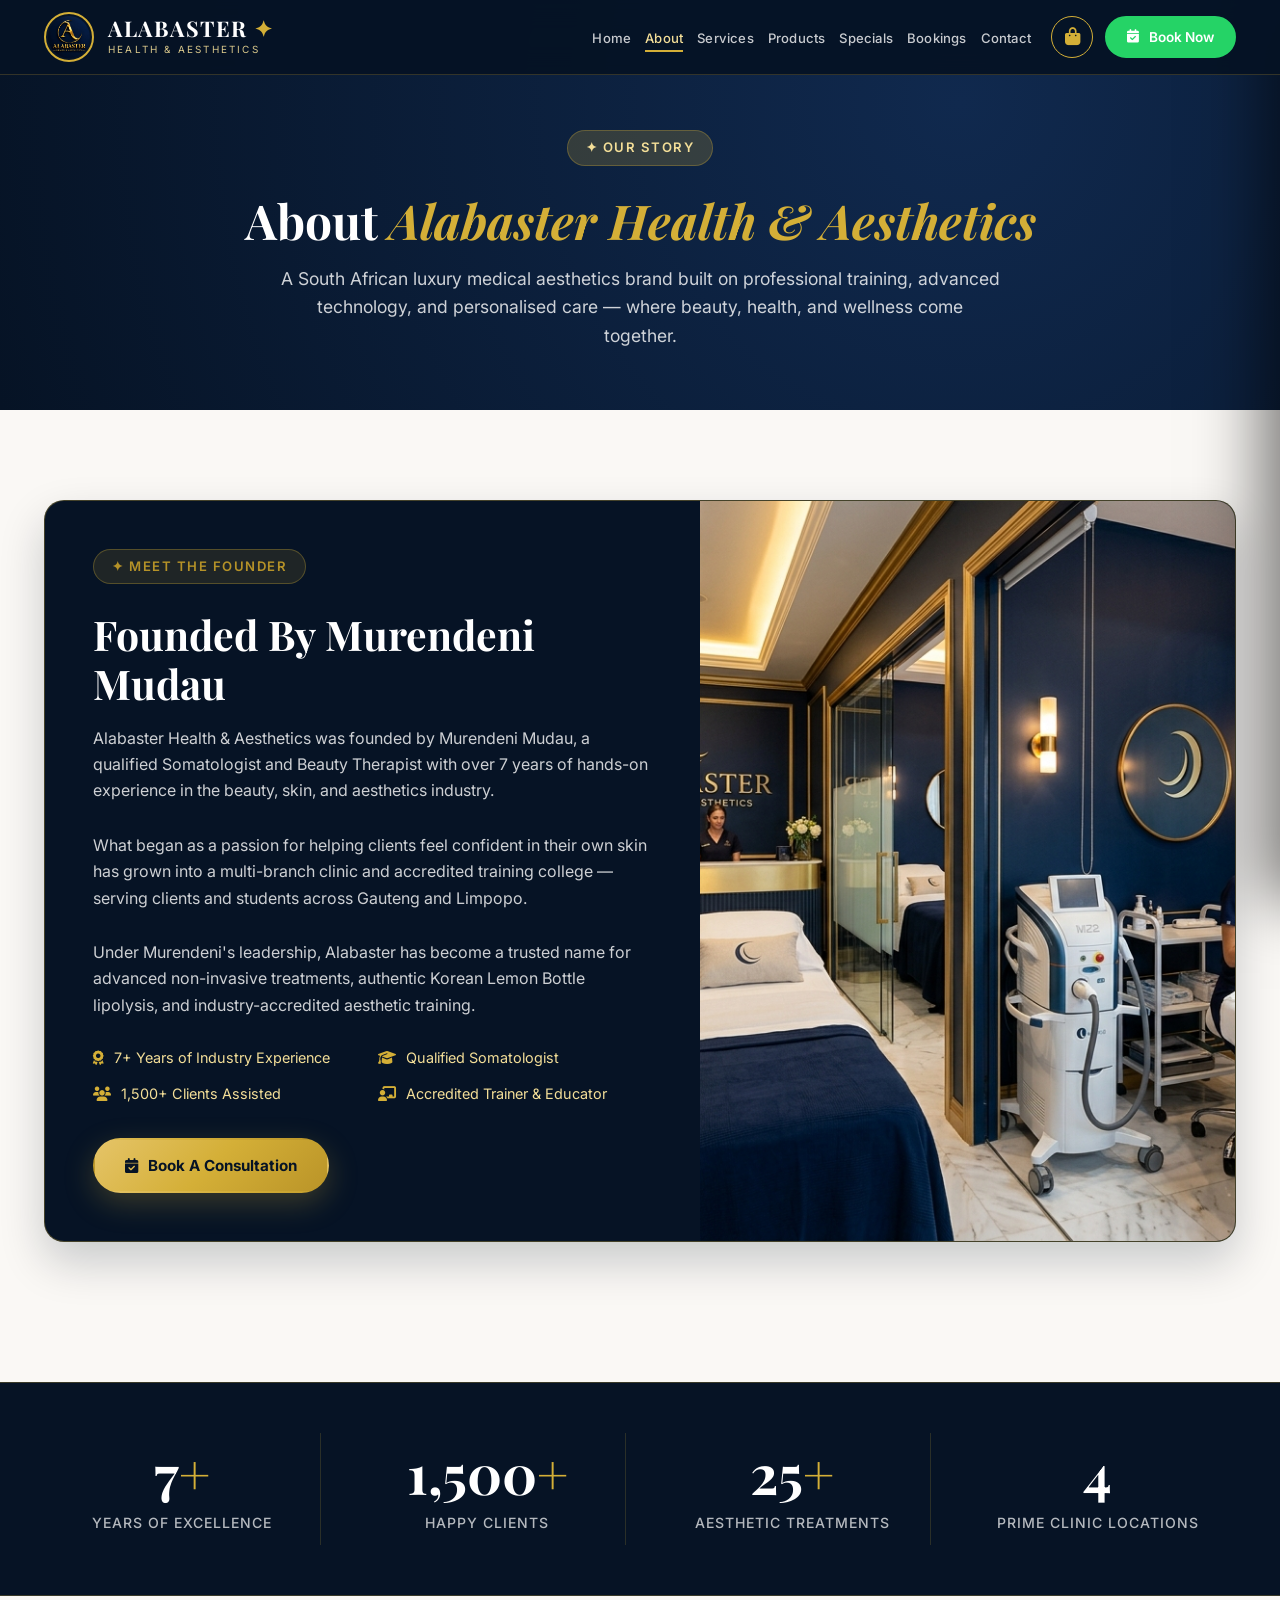
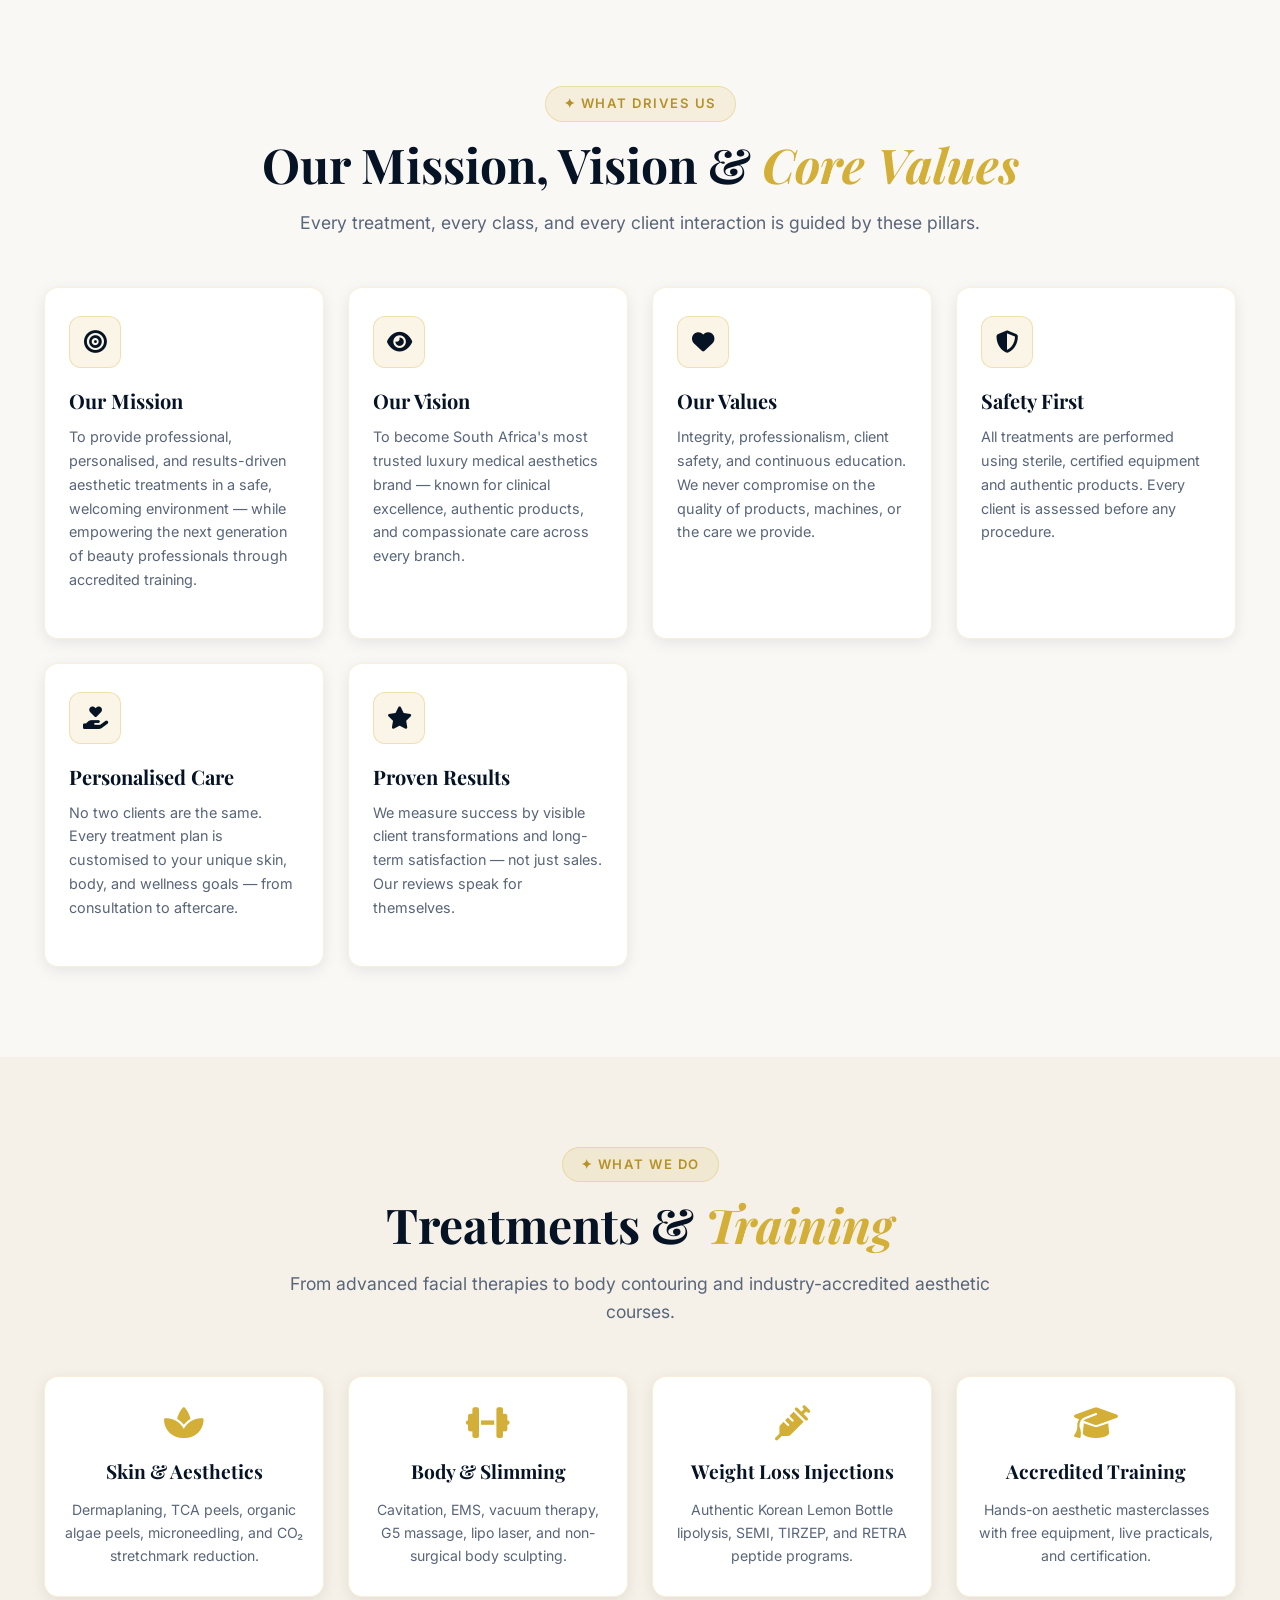
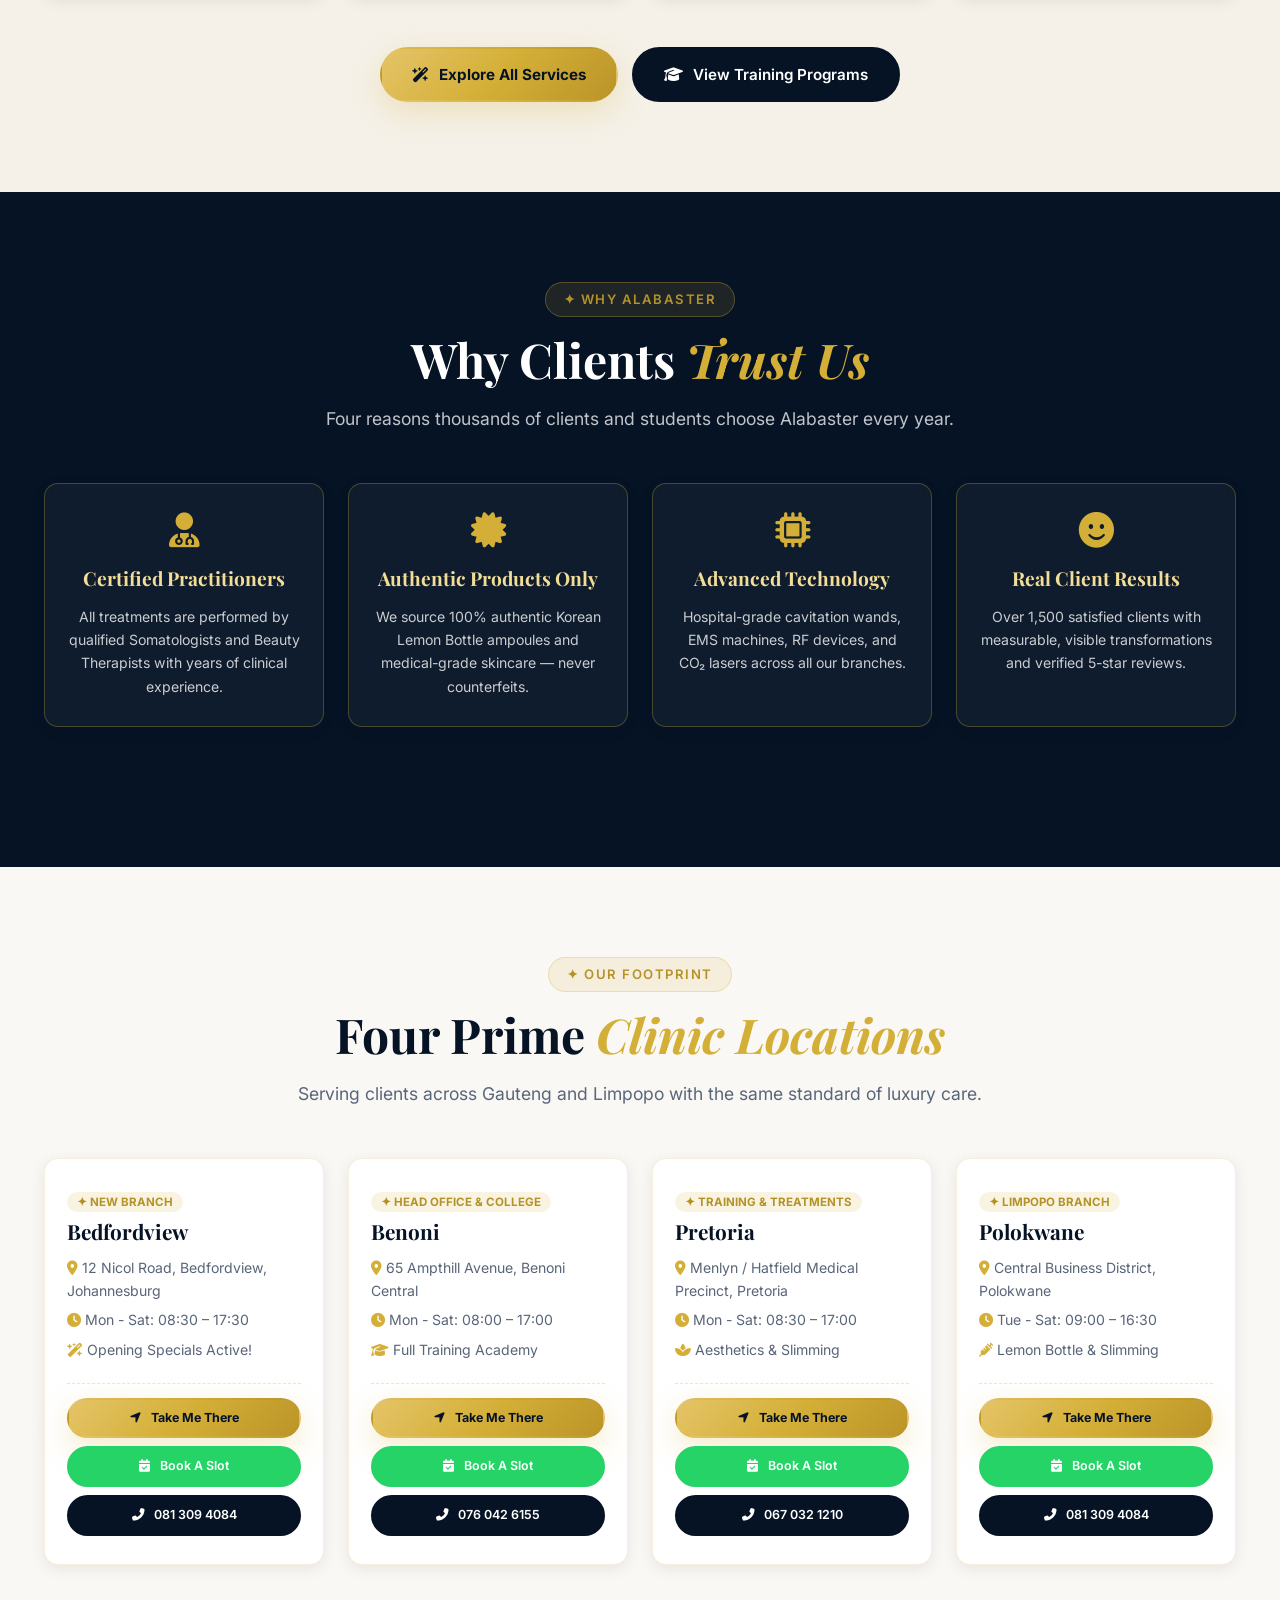
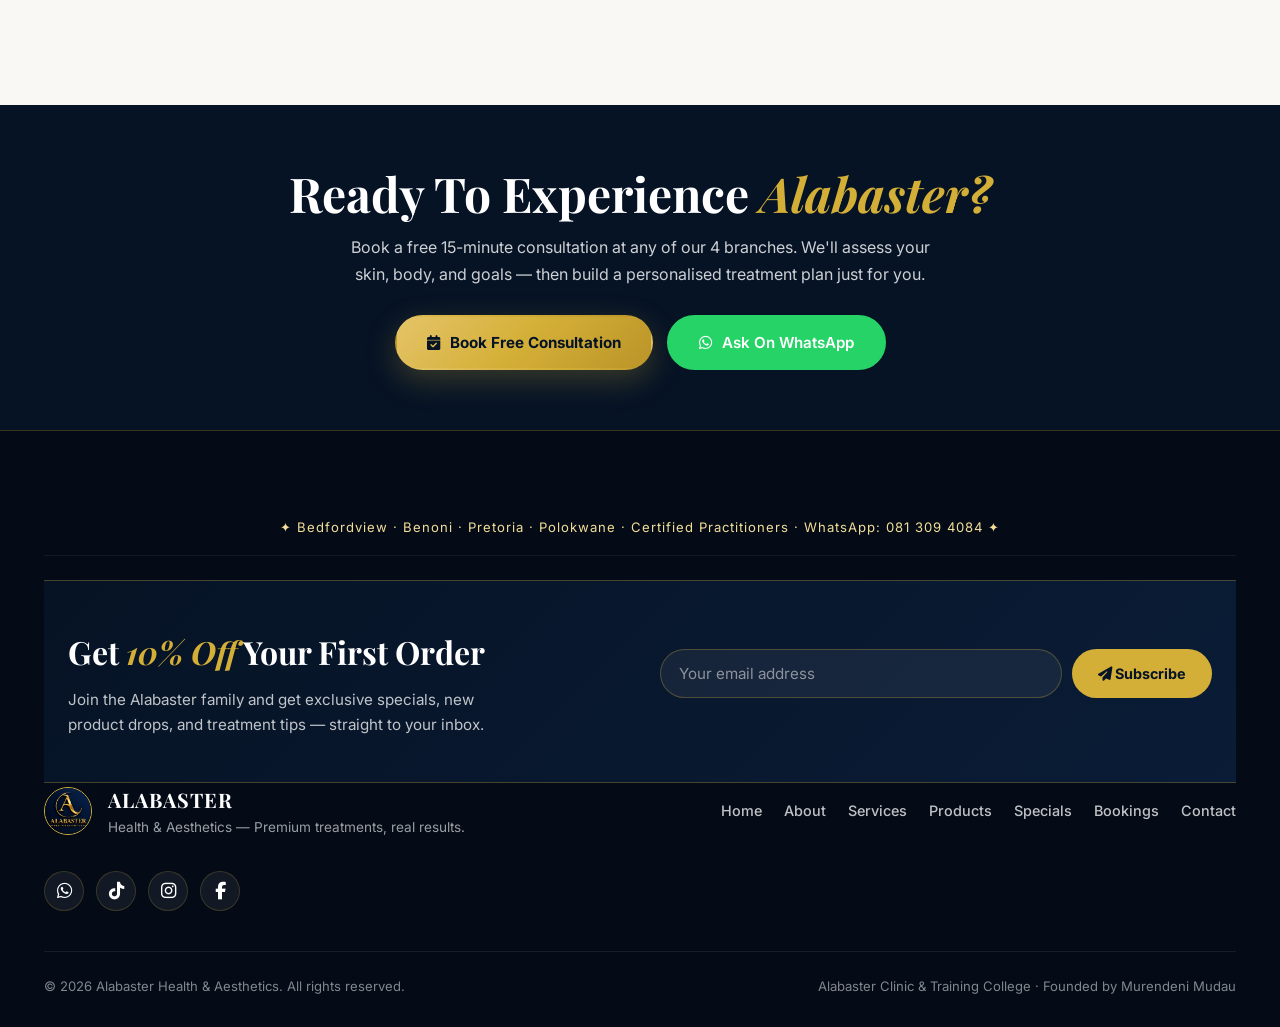
<file: about.html>
<!DOCTYPE html>
<html lang="en">
<head>
    <meta charset="UTF-8" />
    <meta name="viewport" content="width=device-width, initial-scale=1.0" />
    <title>About Us · Alabaster Health &amp; Aesthetics</title>
    <meta name="description" content="Learn about Alabaster Health & Aesthetics — founded by Murendeni Mudau, offering expert aesthetic treatments and accredited training across Bedfordview, Benoni, Pretoria and Polokwane." />
    <link rel="preconnect" href="https://fonts.googleapis.com" />
    <link rel="preconnect" href="https://fonts.gstatic.com" crossorigin />
    <link href="https://fonts.googleapis.com/css2?family=Inter:opsz,wght@14..32,300;14..32,400;14..32,500;14..32,600;14..32,700&family=Playfair+Display:ital,wght@0,400;0,600;0,700;1,400&display=swap" rel="stylesheet" />
    <link rel="stylesheet" href="https://cdnjs.cloudflare.com/ajax/libs/font-awesome/6.5.0/css/all.min.css" />
    <link rel="stylesheet" href="css/style.css" />
</head>
<body>

    <header class="header" id="header">
        <div class="container header__inner">
            <a href="index.html" class="logo">
                <img src="image/logo.jpeg" alt="Alabaster Health & Aesthetics" class="logo__image" />
                <div class="logo__text-group">
                    <span class="logo__text">ALABASTER <span>✦</span></span>
                    <span class="logo__sub">Health &amp; Aesthetics</span>
                </div>
            </a>
            <button class="nav-toggle" id="navToggle" aria-label="Toggle navigation">
                <span class="nav-toggle__bar"></span>
                <span class="nav-toggle__bar"></span>
                <span class="nav-toggle__bar"></span>
            </button>
            <nav class="nav" id="nav">
                <ul class="nav__list">
                    <li><a href="index.html" class="nav__link">Home</a></li>
                    <li><a href="about.html" class="nav__link active">About</a></li>
                    <li><a href="services.html" class="nav__link">Services</a></li>
                    <li><a href="products.html" class="nav__link">Products</a></li>
                    <li><a href="specials.html" class="nav__link">Specials</a></li>
                    <li><a href="Bookings.html" class="nav__link">Bookings</a></li>
                    <li><a href="contact.html" class="nav__link">Contact</a></li>
                </ul>
                <div class="header__actions">
                    <button class="cart-toggle" id="cartToggle" aria-label="Open cart">
                        <i class="fas fa-shopping-bag"></i>
                        <span class="cart-count" style="display:none;">0</span>
                    </button>
                    <a href="Bookings.html" class="btn btn--whatsapp btn--sm nav__cta"><i class="fas fa-calendar-check"></i> Book Now</a>
                </div>
            </nav>
        </div>
    </header>

    <div class="cart-overlay" id="cartOverlay"></div>
    <aside class="cart-drawer" id="cartDrawer" aria-label="Shopping cart">
        <div class="cart-drawer__header">
            <h3><i class="fas fa-shopping-bag"></i> Your Cart</h3>
            <button class="cart-drawer__close" id="cartClose" aria-label="Close cart"><i class="fas fa-times"></i></button>
        </div>
        <div class="cart-drawer__items"></div>
        <div class="cart-drawer__footer">
            <div class="cart-drawer__total"><span>Total</span><strong class="cart-drawer__total-amount">R0</strong></div>
            <button class="btn btn--gold cart-drawer__checkout" style="width:100%;"><i class="fas fa-lock"></i> Proceed To Checkout</button>
            <p class="cart-drawer__note"><i class="fas fa-info-circle"></i> Secure payment on the next page.</p>
        </div>
    </aside>

    <section style="background: radial-gradient(circle at 75% 25%, #10294e 0%, var(--navy) 100%); padding: 130px 0 60px; color: var(--white); text-align: center;">
        <div class="container">
            <span class="section-heading__tag" style="background: rgba(212,175,55,0.2); color: var(--gold-light);">✦ Our Story</span>
            <h1 class="section-heading__title" style="color: var(--white); margin-top: 12px;">About <span>Alabaster Health &amp; Aesthetics</span></h1>
            <p class="section-heading__text" style="color: rgba(255,255,255,0.8); max-width: 720px; margin: 0 auto;">A South African luxury medical aesthetics brand built on professional training, advanced technology, and personalised care — where beauty, health, and wellness come together.</p>
        </div>
    </section>

    <section class="page-section">
        <div class="container">
            <div class="showcase-banner" style="margin-bottom: 50px;">
                <div class="showcase-banner__inner">
                    <div class="showcase-banner__content">
                        <span class="section-heading__tag">✦ Meet The Founder</span>
                        <h2 class="showcase-banner__title">Founded By <span>Murendeni Mudau</span></h2>
                        <p class="showcase-banner__text">Alabaster Health &amp; Aesthetics was founded by Murendeni Mudau, a qualified Somatologist and Beauty Therapist with over 7 years of hands-on experience in the beauty, skin, and aesthetics industry.</p>
                        <p class="showcase-banner__text">What began as a passion for helping clients feel confident in their own skin has grown into a multi-branch clinic and accredited training college — serving clients and students across Gauteng and Limpopo.</p>
                        <p class="showcase-banner__text">Under Murendeni's leadership, Alabaster has become a trusted name for advanced non-invasive treatments, authentic Korean Lemon Bottle lipolysis, and industry-accredited aesthetic training.</p>
                        <div class="showcase-banner__features">
                            <div class="showcase-banner__feature"><i class="fas fa-award"></i> 7+ Years of Industry Experience</div>
                            <div class="showcase-banner__feature"><i class="fas fa-graduation-cap"></i> Qualified Somatologist</div>
                            <div class="showcase-banner__feature"><i class="fas fa-users"></i> 1,500+ Clients Assisted</div>
                            <div class="showcase-banner__feature"><i class="fas fa-chalkboard-teacher"></i> Accredited Trainer &amp; Educator</div>
                        </div>
                        <a href="Bookings.html" class="btn btn--gold"><i class="fas fa-calendar-check"></i> Book A Consultation</a>
                    </div>
                    <div class="showcase-banner__media">
                        <img src="image/clinic-interior.jpg" alt="Alabaster Health & Aesthetics Clinic Interior" loading="lazy" />
                    </div>
                </div>
            </div>
        </div>
    </section>

    <section class="about-stats">
        <div class="container about-stats__inner">
            <div class="stat"><span class="stat__number">7<span class="gold">+</span></span><span class="stat__label">Years of Excellence</span></div>
            <div class="stat"><span class="stat__number">1,500<span class="gold">+</span></span><span class="stat__label">Happy Clients</span></div>
            <div class="stat"><span class="stat__number">25<span class="gold">+</span></span><span class="stat__label">Aesthetic Treatments</span></div>
            <div class="stat"><span class="stat__number">4</span><span class="stat__label">Prime Clinic Locations</span></div>
        </div>
    </section>

    <section class="page-section">
        <div class="container">
            <div class="section-heading">
                <span class="section-heading__tag">✦ What Drives Us</span>
                <h2 class="section-heading__title">Our Mission, Vision &amp; <span>Core Values</span></h2>
                <p class="section-heading__text">Every treatment, every class, and every client interaction is guided by these pillars.</p>
            </div>
            <div class="services__grid">
                <div class="service-card"><div><div class="service-card__icon"><i class="fas fa-bullseye"></i></div><h4>Our Mission</h4><p>To provide professional, personalised, and results-driven aesthetic treatments in a safe, welcoming environment — while empowering the next generation of beauty professionals through accredited training.</p></div></div>
                <div class="service-card"><div><div class="service-card__icon"><i class="fas fa-eye"></i></div><h4>Our Vision</h4><p>To become South Africa's most trusted luxury medical aesthetics brand — known for clinical excellence, authentic products, and compassionate care across every branch.</p></div></div>
                <div class="service-card"><div><div class="service-card__icon"><i class="fas fa-heart"></i></div><h4>Our Values</h4><p>Integrity, professionalism, client safety, and continuous education. We never compromise on the quality of products, machines, or the care we provide.</p></div></div>
                <div class="service-card"><div><div class="service-card__icon"><i class="fas fa-shield-alt"></i></div><h4>Safety First</h4><p>All treatments are performed using sterile, certified equipment and authentic products. Every client is assessed before any procedure.</p></div></div>
                <div class="service-card"><div><div class="service-card__icon"><i class="fas fa-hand-holding-heart"></i></div><h4>Personalised Care</h4><p>No two clients are the same. Every treatment plan is customised to your unique skin, body, and wellness goals — from consultation to aftercare.</p></div></div>
                <div class="service-card"><div><div class="service-card__icon"><i class="fas fa-star"></i></div><h4>Proven Results</h4><p>We measure success by visible client transformations and long-term satisfaction — not just sales. Our reviews speak for themselves.</p></div></div>
            </div>
        </div>
    </section>

    <section class="page-section" style="background: var(--off-white);">
        <div class="container">
            <div class="section-heading">
                <span class="section-heading__tag">✦ What We Do</span>
                <h2 class="section-heading__title">Treatments &amp; <span>Training</span></h2>
                <p class="section-heading__text">From advanced facial therapies to body contouring and industry-accredited aesthetic courses.</p>
            </div>
            <div class="training__grid">
                <div class="training-card"><i class="fas fa-spa"></i><h4>Skin &amp; Aesthetics</h4><p>Dermaplaning, TCA peels, organic algae peels, microneedling, and CO₂ stretchmark reduction.</p></div>
                <div class="training-card"><i class="fas fa-dumbbell"></i><h4>Body &amp; Slimming</h4><p>Cavitation, EMS, vacuum therapy, G5 massage, lipo laser, and non-surgical body sculpting.</p></div>
                <div class="training-card"><i class="fas fa-syringe"></i><h4>Weight Loss Injections</h4><p>Authentic Korean Lemon Bottle lipolysis, SEMI, TIRZEP, and RETRA peptide programs.</p></div>
                <div class="training-card"><i class="fas fa-graduation-cap"></i><h4>Accredited Training</h4><p>Hands-on aesthetic masterclasses with free equipment, live practicals, and certification.</p></div>
            </div>
            <div style="text-align:center; margin-top: 40px; display:flex; gap:14px; justify-content:center; flex-wrap:wrap;">
                <a href="services.html" class="btn btn--gold"><i class="fas fa-wand-magic-sparkles"></i> Explore All Services</a>
                <a href="training.html" class="btn btn--primary"><i class="fas fa-graduation-cap"></i> View Training Programs</a>
            </div>
        </div>
    </section>

    <section class="page-section page-section--dark">
        <div class="container">
            <div class="section-heading">
                <span class="section-heading__tag">✦ Why Alabaster</span>
                <h2 class="section-heading__title" style="color: var(--white);">Why Clients <span>Trust Us</span></h2>
                <p class="section-heading__text">Four reasons thousands of clients and students choose Alabaster every year.</p>
            </div>
            <div class="training__grid">
                <div class="training-card"><i class="fas fa-user-md"></i><h4>Certified Practitioners</h4><p>All treatments are performed by qualified Somatologists and Beauty Therapists with years of clinical experience.</p></div>
                <div class="training-card"><i class="fas fa-certificate"></i><h4>Authentic Products Only</h4><p>We source 100% authentic Korean Lemon Bottle ampoules and medical-grade skincare — never counterfeits.</p></div>
                <div class="training-card"><i class="fas fa-microchip"></i><h4>Advanced Technology</h4><p>Hospital-grade cavitation wands, EMS machines, RF devices, and CO₂ lasers across all our branches.</p></div>
                <div class="training-card"><i class="fas fa-smile"></i><h4>Real Client Results</h4><p>Over 1,500 satisfied clients with measurable, visible transformations and verified 5-star reviews.</p></div>
            </div>
        </div>
    </section>

    <section class="page-section">
        <div class="container">
            <div class="section-heading">
                <span class="section-heading__tag">✦ Our Footprint</span>
                <h2 class="section-heading__title">Four Prime <span>Clinic Locations</span></h2>
                <p class="section-heading__text">Serving clients across Gauteng and Limpopo with the same standard of luxury care.</p>
            </div>
            <div class="locations__grid">
                <div class="location-card">
                    <div>
                        <span class="location-card__badge">✦ New Branch</span>
                        <h3>Bedfordview</h3>
                        <p><i class="fas fa-map-marker-alt gold"></i> 12 Nicol Road, Bedfordview, Johannesburg</p>
                        <p><i class="fas fa-clock gold"></i> Mon - Sat: 08:30 – 17:30</p>
                        <p><i class="fas fa-wand-magic-sparkles gold"></i> Opening Specials Active!</p>
                    </div>
                    <div class="location-card__actions">
                        <a href="https://www.google.com/maps/dir/?api=1&destination=12+Nicol+Road+Bedfordview+Germiston" target="_blank" rel="noopener" class="btn btn--gold btn--sm"><i class="fas fa-location-arrow"></i> Take Me There</a>
                        <a href="Bookings.html?branch=bedfordview" class="btn btn--whatsapp btn--sm"><i class="fas fa-calendar-check"></i> Book A Slot</a>
                        <a href="tel:0813094084" class="btn btn--primary btn--sm"><i class="fas fa-phone-alt"></i> 081 309 4084</a>
                    </div>
                </div>
                <div class="location-card">
                    <div>
                        <span class="location-card__badge">✦ Head Office &amp; College</span>
                        <h3>Benoni</h3>
                        <p><i class="fas fa-map-marker-alt gold"></i> 65 Ampthill Avenue, Benoni Central</p>
                        <p><i class="fas fa-clock gold"></i> Mon - Sat: 08:00 – 17:00</p>
                        <p><i class="fas fa-graduation-cap gold"></i> Full Training Academy</p>
                    </div>
                    <div class="location-card__actions">
                        <a href="https://www.google.com/maps/dir/?api=1&destination=65+Ampthill+Avenue+Benoni+Central" target="_blank" rel="noopener" class="btn btn--gold btn--sm"><i class="fas fa-location-arrow"></i> Take Me There</a>
                        <a href="Bookings.html?branch=benoni" class="btn btn--whatsapp btn--sm"><i class="fas fa-calendar-check"></i> Book A Slot</a>
                        <a href="tel:0760426155" class="btn btn--primary btn--sm"><i class="fas fa-phone-alt"></i> 076 042 6155</a>
                    </div>
                </div>
                <div class="location-card">
                    <div>
                        <span class="location-card__badge">✦ Training &amp; Treatments</span>
                        <h3>Pretoria</h3>
                        <p><i class="fas fa-map-marker-alt gold"></i> Menlyn / Hatfield Medical Precinct, Pretoria</p>
                        <p><i class="fas fa-clock gold"></i> Mon - Sat: 08:30 – 17:00</p>
                        <p><i class="fas fa-spa gold"></i> Aesthetics &amp; Slimming</p>
                    </div>
                    <div class="location-card__actions">
                        <a href="https://www.google.com/maps/dir/?api=1&destination=Menlyn+Hatfield+Medical+Precinct+Pretoria" target="_blank" rel="noopener" class="btn btn--gold btn--sm"><i class="fas fa-location-arrow"></i> Take Me There</a>
                        <a href="Bookings.html?branch=pretoria" class="btn btn--whatsapp btn--sm"><i class="fas fa-calendar-check"></i> Book A Slot</a>
                        <a href="tel:0670321210" class="btn btn--primary btn--sm"><i class="fas fa-phone-alt"></i> 067 032 1210</a>
                    </div>
                </div>
                <div class="location-card">
                    <div>
                        <span class="location-card__badge">✦ Limpopo Branch</span>
                        <h3>Polokwane</h3>
                        <p><i class="fas fa-map-marker-alt gold"></i> Central Business District, Polokwane</p>
                        <p><i class="fas fa-clock gold"></i> Tue - Sat: 09:00 – 16:30</p>
                        <p><i class="fas fa-syringe gold"></i> Lemon Bottle &amp; Slimming</p>
                    </div>
                    <div class="location-card__actions">
                        <a href="https://www.google.com/maps/dir/?api=1&destination=Central+Business+District+Polokwane" target="_blank" rel="noopener" class="btn btn--gold btn--sm"><i class="fas fa-location-arrow"></i> Take Me There</a>
                        <a href="Bookings.html?branch=polokwane" class="btn btn--whatsapp btn--sm"><i class="fas fa-calendar-check"></i> Book A Slot</a>
                        <a href="tel:0813094084" class="btn btn--primary btn--sm"><i class="fas fa-phone-alt"></i> 081 309 4084</a>
                    </div>
                </div>
            </div>
        </div>
    </section>

    <section class="page-section page-section--dark" style="padding: 60px 0;">
        <div class="container" style="text-align:center;">
            <h2 class="section-heading__title" style="color: var(--white); margin-bottom: 12px;">Ready To Experience <span>Alabaster?</span></h2>
            <p style="color: rgba(255,255,255,0.8); max-width: 600px; margin: 0 auto 28px;">Book a free 15-minute consultation at any of our 4 branches. We'll assess your skin, body, and goals — then build a personalised treatment plan just for you.</p>
            <div style="display:flex; gap:14px; justify-content:center; flex-wrap:wrap;">
                <a href="Bookings.html" class="btn btn--gold"><i class="fas fa-calendar-check"></i> Book Free Consultation</a>
                <a href="https://wa.me/27813094084?text=Hi%2C%20I%20would%20like%20to%20learn%20more%20about%20Alabaster" target="_blank" rel="noopener" class="btn btn--whatsapp"><i class="fab fa-whatsapp"></i> Ask On WhatsApp</a>
            </div>
        </div>
    </section>

    <footer class="footer">
        <div class="container">
            <div class="footer__locations-bar">✦ Bedfordview · Benoni · Pretoria · Polokwane · Certified Practitioners · WhatsApp: 081 309 4084 ✦</div>

            <div class="newsletter-section">
                <div class="container">
                    <div class="newsletter-inner">
                        <div class="newsletter-text">
                            <h3>Get <span>10% Off</span> Your First Order</h3>
                            <p>Join the Alabaster family and get exclusive specials, new product drops, and treatment tips — straight to your inbox.</p>
                        </div>
                        <form class="newsletter-form">
                            <input type="email" placeholder="Your email address" required />
                            <button type="submit"><i class="fas fa-paper-plane"></i> Subscribe</button>
                            <div class="newsletter-msg"></div>
                        </form>
                    </div>
                </div>
            </div>

            <div class="footer__inner">
                <div class="footer__brand">
                    <img src="image/logo.jpeg" alt="Alabaster Health & Aesthetics" class="footer__logo-image" />
                    <div><div class="footer__brand-text">ALABASTER</div><p>Health &amp; Aesthetics — Premium treatments, real results.</p></div>
                </div>
                <div class="footer__links">
                    <a href="index.html">Home</a><a href="about.html">About</a><a href="services.html">Services</a><a href="products.html">Products</a><a href="specials.html">Specials</a><a href="Bookings.html">Bookings</a><a href="contact.html">Contact</a>
                </div>
                <div class="footer__social">
                    <a href="https://wa.me/27813094084" target="_blank" aria-label="WhatsApp"><i class="fab fa-whatsapp"></i></a>
                    <a href="https://www.tiktok.com/@alabaster_health_aesthetics" target="_blank" aria-label="TikTok"><i class="fab fa-tiktok"></i></a>
                    <a href="https://www.instagram.com/alabaster_health_aesthetics" target="_blank" aria-label="Instagram"><i class="fab fa-instagram"></i></a>
                    <a href="https://www.facebook.com" target="_blank" aria-label="Facebook"><i class="fab fa-facebook-f"></i></a>
                </div>
            </div>
            <div class="footer__bottom">
                <p>&copy; 2026 Alabaster Health &amp; Aesthetics. All rights reserved.</p>
                <p class="footer__ai">Alabaster Clinic &amp; Training College · Founded by Murendeni Mudau</p>
            </div>
        </div>
    </footer>

    <script src="js/cart.js"></script>
    <script src="js/features.js"></script>
    <script src="js/script.js"></script>
</body>
</html>
</file>
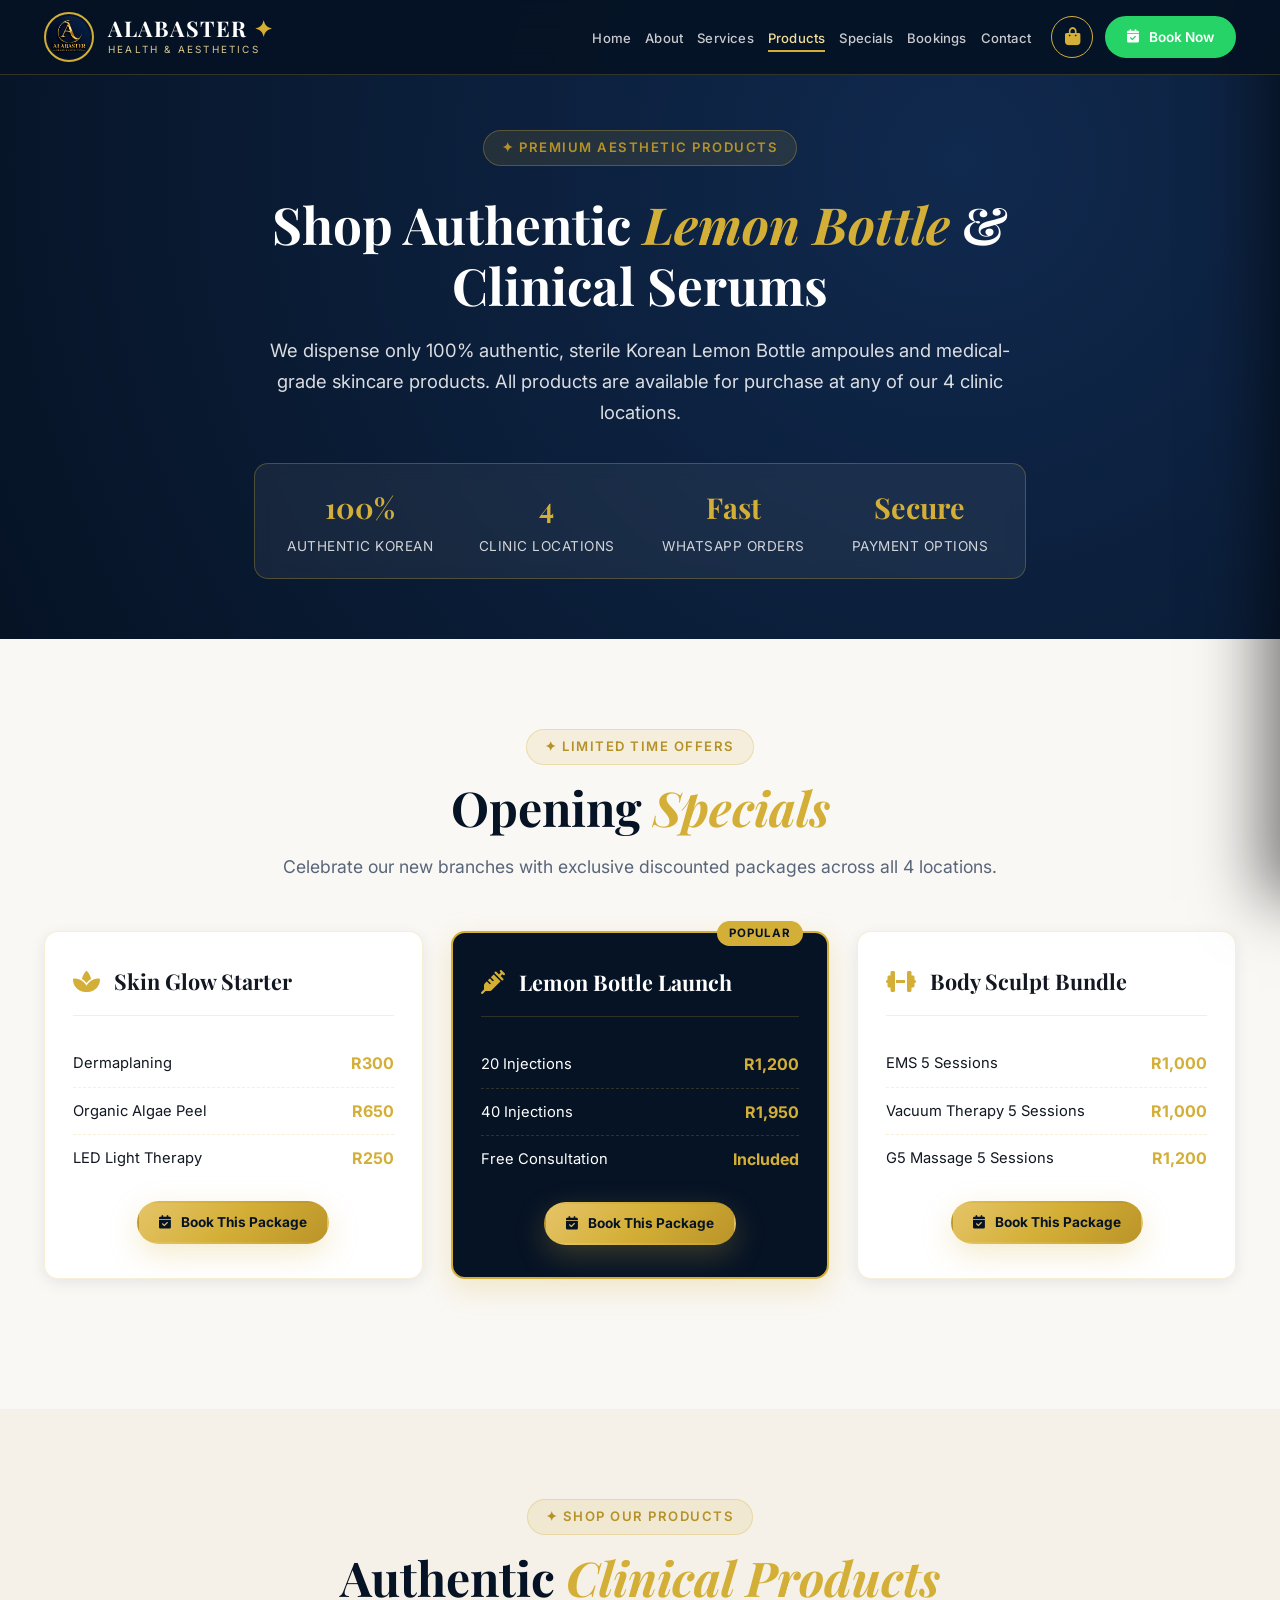
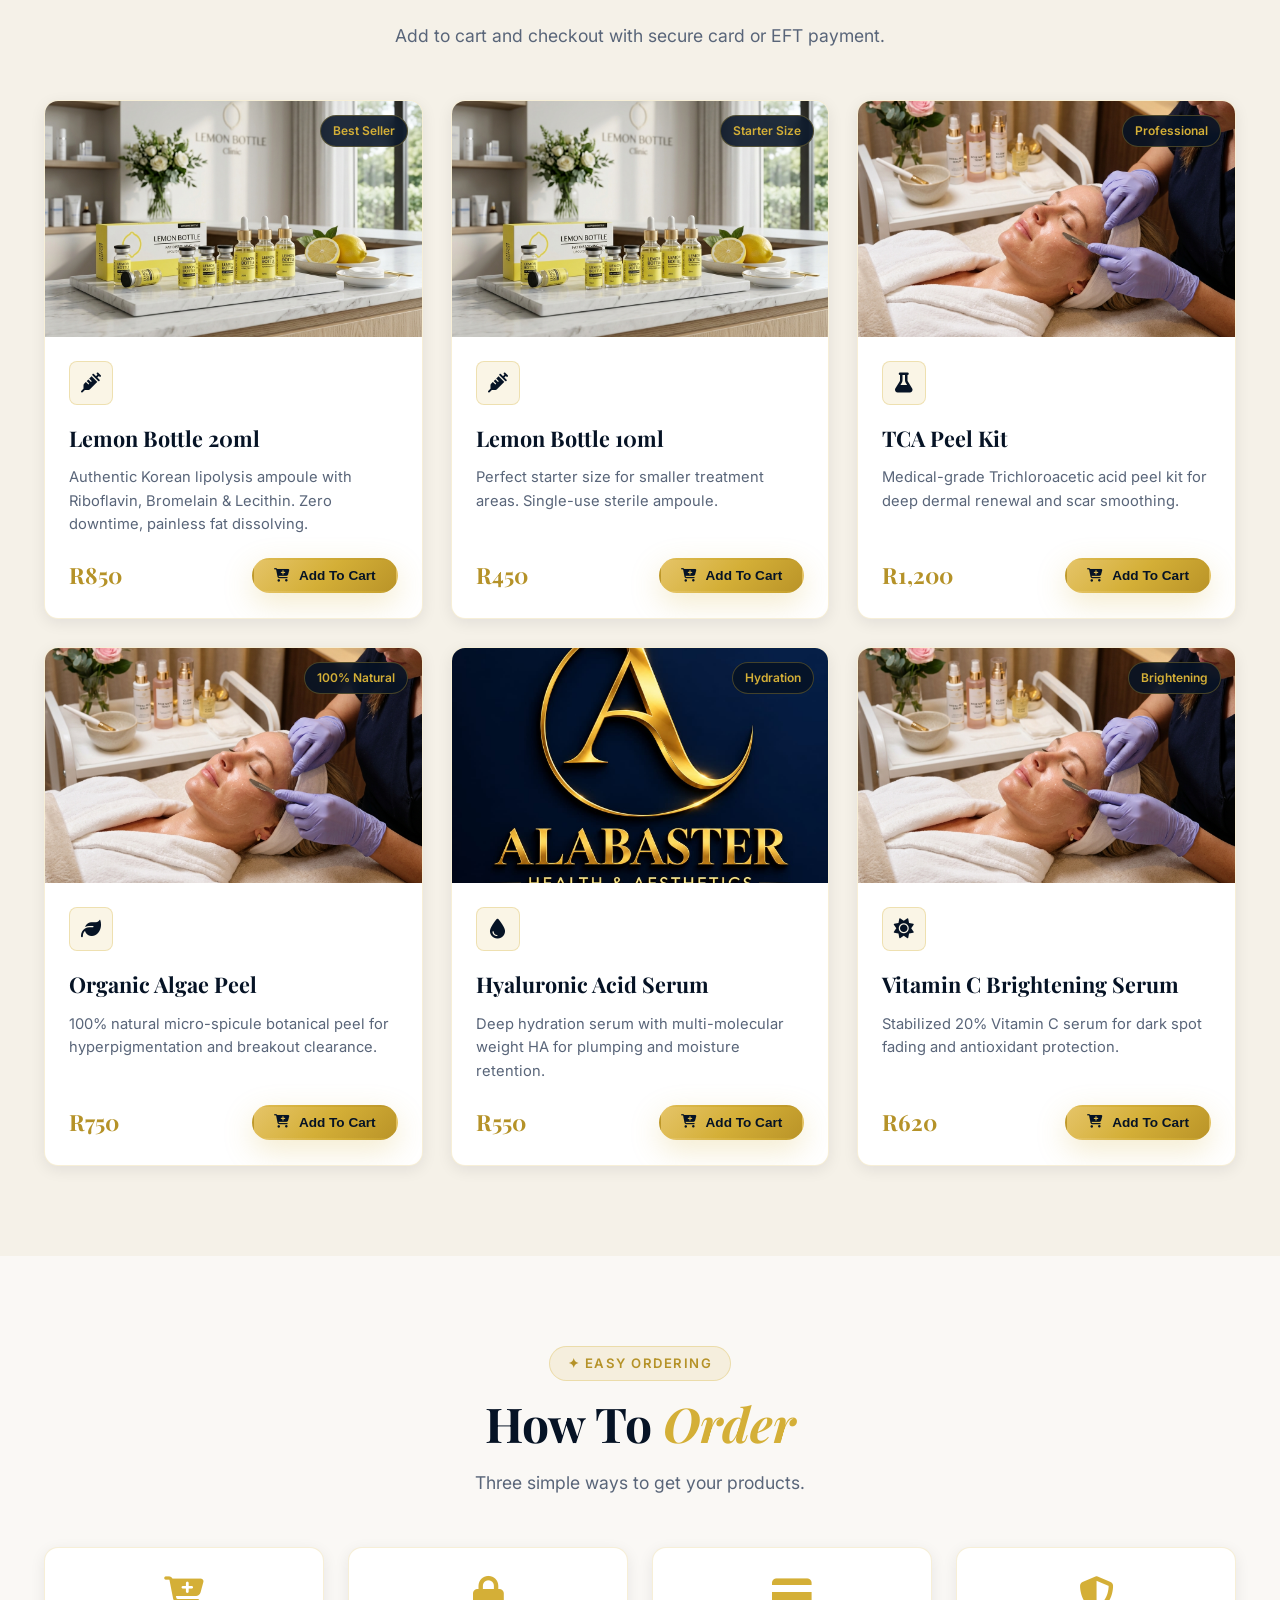
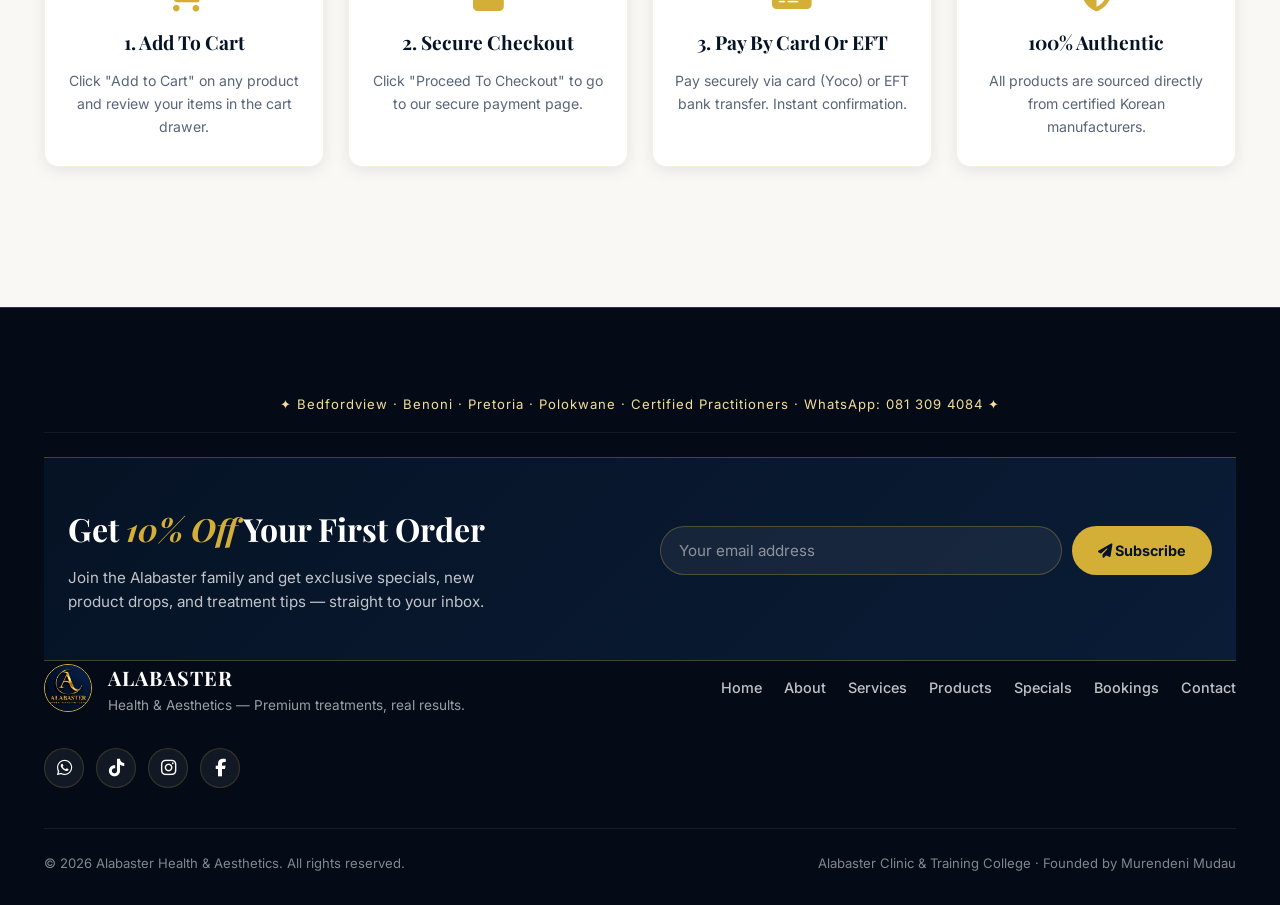
<file: checkout.html>
<!DOCTYPE html>
<html lang="en">
<head>
    <meta charset="UTF-8" />
    <meta name="viewport" content="width=device-width, initial-scale=1.0" />
    <title>Secure Checkout · Alabaster Health &amp; Aesthetics</title>
    <meta name="description" content="Complete your secure payment for Alabaster Health & Aesthetics products." />
    <link rel="preconnect" href="https://fonts.googleapis.com" />
    <link rel="preconnect" href="https://fonts.gstatic.com" crossorigin />
    <link href="https://fonts.googleapis.com/css2?family=Inter:opsz,wght@14..32,300;14..32,400;14..32,500;14..32,600;14..32,700&family=Playfair+Display:ital,wght@0,400;0,600;0,700;1,400&display=swap" rel="stylesheet" />
    <link rel="stylesheet" href="https://cdnjs.cloudflare.com/ajax/libs/font-awesome/6.5.0/css/all.min.css" />
    <link rel="stylesheet" href="css/style.css" />
</head>
<body>

    <header class="header" id="header">
        <div class="container header__inner">
            <a href="index.html" class="logo">
                <img src="image/logo.jpeg" alt="Alabaster Health & Aesthetics" class="logo__image" />
                <div class="logo__text-group">
                    <span class="logo__text">ALABASTER <span>✦</span></span>
                    <span class="logo__sub">Health &amp; Aesthetics</span>
                </div>
            </a>
            <button class="nav-toggle" id="navToggle" aria-label="Toggle navigation">
                <span class="nav-toggle__bar"></span>
                <span class="nav-toggle__bar"></span>
                <span class="nav-toggle__bar"></span>
            </button>
            <nav class="nav" id="nav">
                <ul class="nav__list">
                    <li><a href="index.html" class="nav__link">Home</a></li>
                    <li><a href="about.html" class="nav__link">About</a></li>
                    <li><a href="services.html" class="nav__link">Services</a></li>
                    <li><a href="products.html" class="nav__link active">Products</a></li>
                    <li><a href="specials.html" class="nav__link">Specials</a></li>
                    <li><a href="Bookings.html" class="nav__link">Bookings</a></li>
                    <li><a href="contact.html" class="nav__link">Contact</a></li>
                </ul>
                <div class="header__actions">
                    <button class="cart-toggle" id="cartToggle" aria-label="Open cart">
                        <i class="fas fa-shopping-bag"></i>
                        <span class="cart-count" style="display:none;">0</span>
                    </button>
                    <a href="Bookings.html" class="btn btn--whatsapp btn--sm nav__cta"><i class="fas fa-calendar-check"></i> Book Now</a>
                </div>
            </nav>
        </div>
    </header>

    <div class="cart-overlay" id="cartOverlay"></div>
    <aside class="cart-drawer" id="cartDrawer" aria-label="Shopping cart">
        <div class="cart-drawer__header">
            <h3><i class="fas fa-shopping-bag"></i> Your Cart</h3>
            <button class="cart-drawer__close" id="cartClose" aria-label="Close cart"><i class="fas fa-times"></i></button>
        </div>
        <div class="cart-drawer__items"></div>
        <div class="cart-drawer__footer">
            <div class="cart-drawer__total"><span>Total</span><strong class="cart-drawer__total-amount">R0</strong></div>
            <button class="btn btn--gold cart-drawer__checkout" style="width:100%;"><i class="fas fa-lock"></i> Proceed To Checkout</button>
            <p class="cart-drawer__note"><i class="fas fa-info-circle"></i> Secure payment on the next page.</p>
        </div>
    </aside>

    <section class="checkout-hero">
        <div class="container">
            <span class="section-heading__tag" style="background: rgba(212,175,55,0.2); color: var(--gold-light);">✦ Secure Checkout</span>
            <h1 class="section-heading__title" style="color: var(--white); margin-top: 12px;">Complete Your <span>Payment</span></h1>
            <p class="section-heading__text" style="color: rgba(255,255,255,0.85); max-width: 640px; margin: 0 auto;">Review your order, choose a payment method, and confirm. Your receipt will be emailed to you automatically.</p>
        </div>
    </section>

    <section class="checkout-section">
        <div class="container">
            <div class="checkout-grid">
                <div class="checkout-summary">
                    <h2><i class="fas fa-receipt gold"></i> Order Summary</h2>
                    <div id="checkoutItems" class="checkout-items"></div>
                    <div class="checkout-totals">
                        <div class="checkout-totals__row"><span>Subtotal</span><strong id="checkoutSubtotal">R0</strong></div>
                        <div class="checkout-totals__row"><span>Delivery</span><strong>Free</strong></div>
                        <div class="checkout-totals__row checkout-totals__row--grand"><span>Total</span><strong id="checkoutTotal">R0</strong></div>
                    </div>
                    <a href="products.html" class="checkout-back-link"><i class="fas fa-arrow-left"></i> Continue Shopping</a>
                </div>

                <div class="checkout-payment">
                    <h2><i class="fas fa-lock gold"></i> Payment Details</h2>

                    <form id="checkoutForm" onsubmit="event.preventDefault(); processPayment();">
                        <div class="form-group">
                            <label class="form-label" for="payName"><i class="fas fa-user gold"></i> Full Name *</label>
                            <input type="text" id="payName" class="form-control" placeholder="e.g. Lerato Mudau" required />
                        </div>
                        <div class="form-group" style="margin-top:14px;">
                            <label class="form-label" for="payEmail"><i class="fas fa-envelope gold"></i> Email Address *</label>
                            <input type="email" id="payEmail" class="form-control" placeholder="you@example.com" required />
                            <small style="color:var(--muted-text); font-size:0.78rem; margin-top:4px; display:block;">Your receipt will be emailed here.</small>
                        </div>
                        <div class="form-group" style="margin-top:14px;">
                            <label class="form-label" for="payPhone"><i class="fas fa-mobile-screen gold"></i> WhatsApp / Phone *</label>
                            <input type="tel" id="payPhone" class="form-control" placeholder="e.g. 081 234 5678" required />
                        </div>
                        <div class="form-group" style="margin-top:14px;">
                            <label class="form-label" for="payAddress"><i class="fas fa-truck gold"></i> Delivery Address (Optional)</label>
                            <textarea id="payAddress" class="form-control" rows="2" placeholder="Street, suburb, city, postal code"></textarea>
                        </div>

                        <h3 style="margin-top:26px; font-family:var(--font-display); font-size:1.1rem; color:var(--navy);"><i class="fas fa-wallet gold"></i> Payment Method</h3>

                        <div class="payment-method-option active" data-method="card" onclick="selectPayMethod('card')">
                            <div class="payment-method-option__header">
                                <div class="payment-method-option__icon"><i class="fas fa-credit-card"></i></div>
                                <div class="payment-method-option__info">
                                    <strong>Credit / Debit Card</strong>
                                    <span>Secure card payment via Yoco. Instant receipt.</span>
                                </div>
                                <div class="payment-method-option__radio"></div>
                            </div>
                            <div class="payment-method-option__body">
                                <p>You'll be redirected to Yoco's secure payment page to complete your card payment. Your card details are never stored on our site.</p>
                            </div>
                        </div>

                        <div class="payment-method-option" data-method="eft" onclick="selectPayMethod('eft')">
                            <div class="payment-method-option__header">
                                <div class="payment-method-option__icon"><i class="fas fa-building-columns"></i></div>
                                <div class="payment-method-option__info">
                                    <strong>EFT / Bank Transfer</strong>
                                    <span>Pay via internet banking or Capitec app.</span>
                                </div>
                                <div class="payment-method-option__radio"></div>
                            </div>
                            <div class="payment-method-option__body">
                                <p>Use the banking details below. Send proof of payment to our WhatsApp after paying.</p>
                                <div class="bank-details-card">
                                    <div class="bank-details-row"><span>Bank:</span><strong>Capitec</strong></div>
                                    <div class="bank-details-row"><span>Account Name:</span><strong>Alabaster Health</strong></div>
                                    <div class="bank-details-row"><span>Account Number:</span><strong>1659931620</strong></div>
                                    <div class="bank-details-row"><span>Branch Code:</span><strong>953</strong></div>
                                    <div class="bank-details-row"><span>Account Type:</span><strong>Savings</strong></div>
                                    <div class="bank-details-row bank-details-row--highlight"><span>Reference:</span><strong id="checkoutRef">ALB-0000</strong></div>
                                </div>
                                <button type="button" class="btn-copy-details" onclick="event.stopPropagation(); copyCheckoutBankDetails();"><i class="fas fa-copy"></i> COPY BANK DETAILS</button>
                            </div>
                        </div>

                        <div class="payment-method-option" data-method="whatsapp" onclick="selectPayMethod('whatsapp')">
                            <div class="payment-method-option__header">
                                <div class="payment-method-option__icon"><i class="fab fa-whatsapp"></i></div>
                                <div class="payment-method-option__info">
                                    <strong>Order via WhatsApp</strong>
                                    <span>Send us your order and we'll send a payment link.</span>
                                </div>
                                <div class="payment-method-option__radio"></div>
                            </div>
                            <div class="payment-method-option__body">
                                <p>Your order will be sent to our team on WhatsApp. We'll reply with a secure Yoco payment link.</p>
                            </div>
                        </div>

                        <button type="submit" class="btn btn--gold btn--block" style="width:100%; margin-top:24px; padding:16px;">
                            <i class="fas fa-lock"></i> Pay <span id="payBtnAmount">R0</span> Securely
                        </button>

                        <div class="checkout-secure-badge">
                            <i class="fas fa-shield-alt"></i>
                            <div>
                                <strong>100% Secure Payment</strong>
                                <p>All transactions are encrypted with 256-bit SSL. We never store your card details.</p>
                            </div>
                        </div>
                    </form>
                </div>
            </div>
        </div>
    </section>

    <div class="checkout-modal" id="paymentModal">
        <div class="checkout-modal__inner">
            <i class="fas fa-check-circle checkout-modal__icon"></i>
            <h3>Payment Confirmed!</h3>
            <p>Thank you, <strong id="payConfirmName">Customer</strong>. Your payment of <strong class="checkout-modal__total">R0</strong> has been received.</p>
            <p>A receipt has been sent to <strong id="payConfirmEmail">your email</strong>. Our team will contact you on WhatsApp to arrange delivery or pickup.</p>
            <a href="index.html" class="btn btn--gold" style="width:100%; margin-top:16px;"><i class="fas fa-home"></i> Return Home</a>
        </div>
    </div>

    <footer class="footer">
        <div class="container">
            <div class="footer__locations-bar">✦ Bedfordview · Benoni · Pretoria · Polokwane · Certified Practitioners · WhatsApp: 081 309 4084 ✦</div>
            <div class="footer__inner">
                <div class="footer__brand">
                    <img src="image/logo.jpeg" alt="Alabaster Health & Aesthetics" class="footer__logo-image" />
                    <div><div class="footer__brand-text">ALABASTER</div><p>Health &amp; Aesthetics — Premium treatments, real results.</p></div>
                </div>
                <div class="footer__links">
                    <a href="index.html">Home</a><a href="about.html">About</a><a href="services.html">Services</a><a href="products.html">Products</a><a href="specials.html">Specials</a><a href="Bookings.html">Bookings</a><a href="contact.html">Contact</a>
                </div>
                <div class="footer__social">
                    <a href="https://wa.me/27813094084" target="_blank" aria-label="WhatsApp"><i class="fab fa-whatsapp"></i></a>
                    <a href="https://www.tiktok.com/@alabaster_health_aesthetics" target="_blank" aria-label="TikTok"><i class="fab fa-tiktok"></i></a>
                    <a href="https://www.instagram.com/alabaster_health_aesthetics" target="_blank" aria-label="Instagram"><i class="fab fa-instagram"></i></a>
                    <a href="https://www.facebook.com" target="_blank" aria-label="Facebook"><i class="fab fa-facebook-f"></i></a>
                </div>
            </div>
            <div class="footer__bottom">
                <p>&copy; 2026 Alabaster Health &amp; Aesthetics. All rights reserved.</p>
                <p class="footer__ai">Alabaster Clinic &amp; Training College · Founded by Murendeni Mudau</p>
            </div>
        </div>
    </footer>

    <script src="js/cart.js"></script>
    <script src="js/checkout.js"></script>
    <script src="js/script.js"></script>
</body>
</html>
</file>
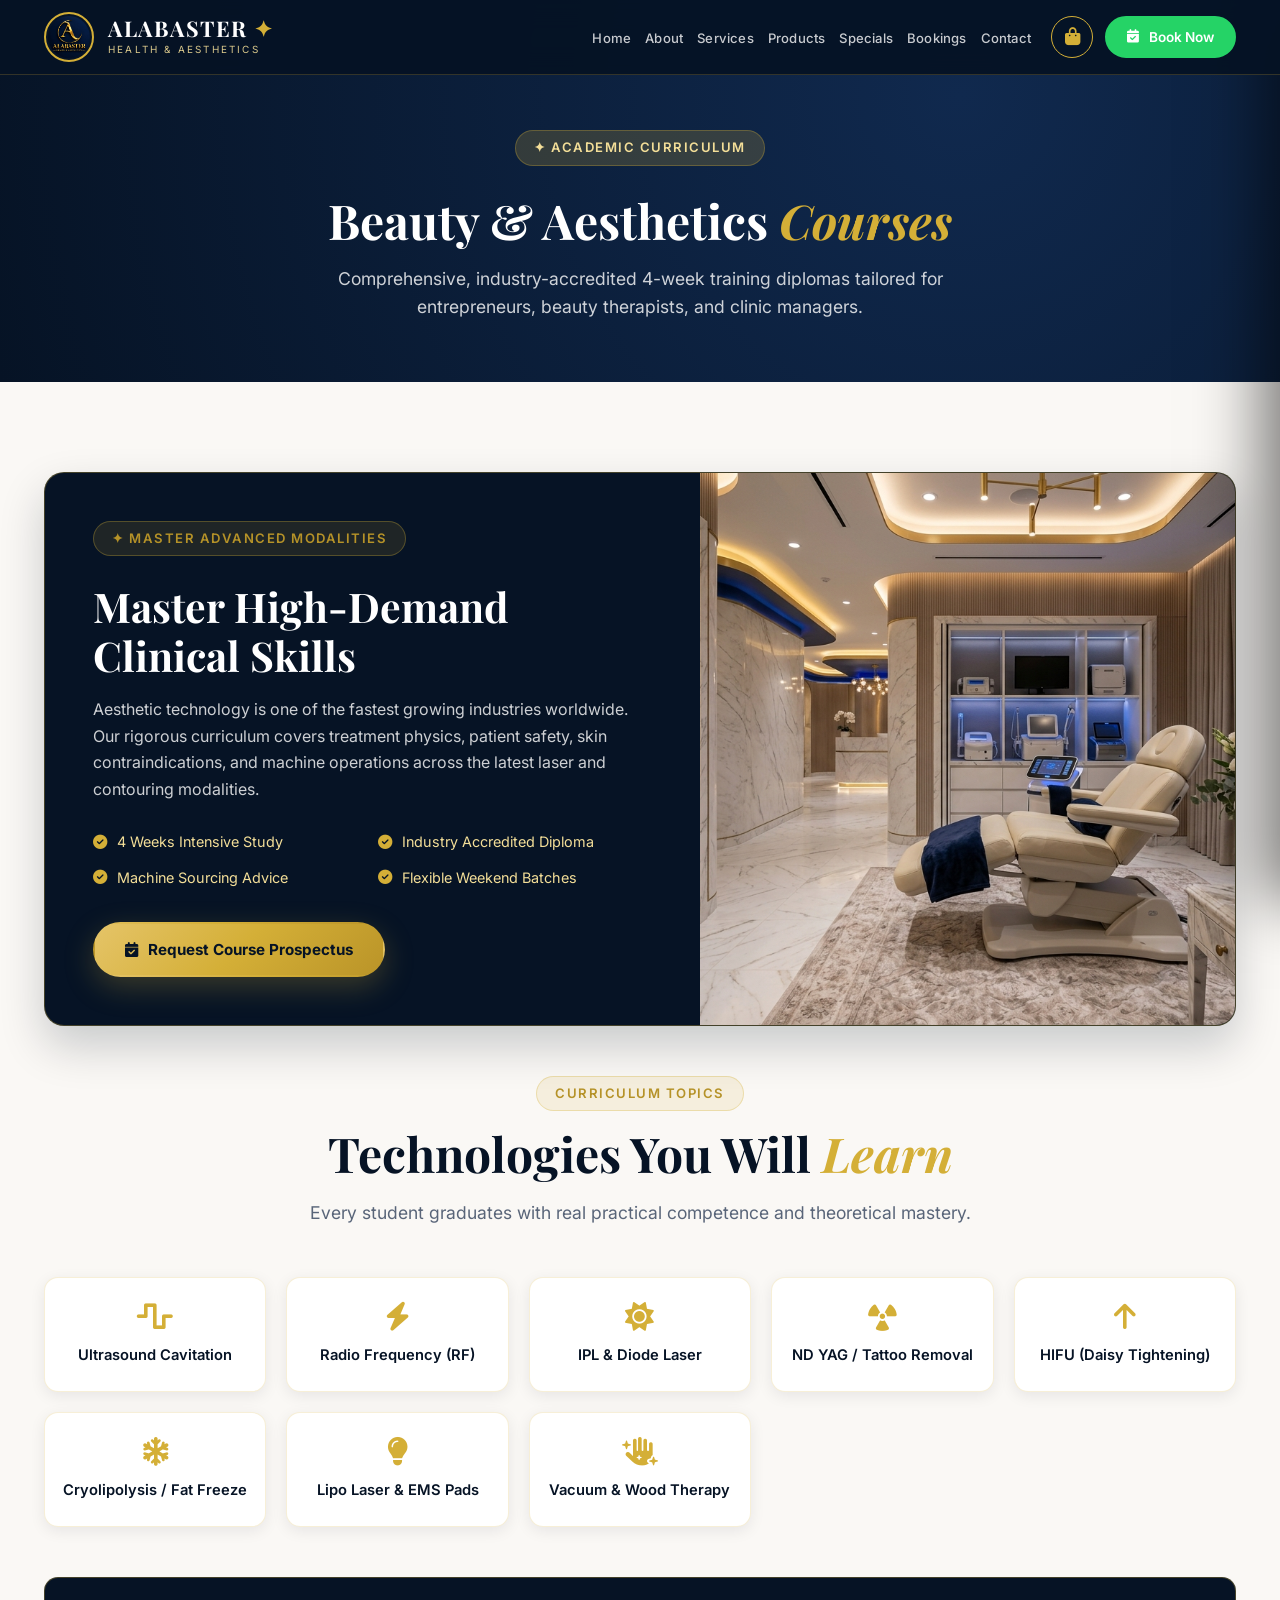
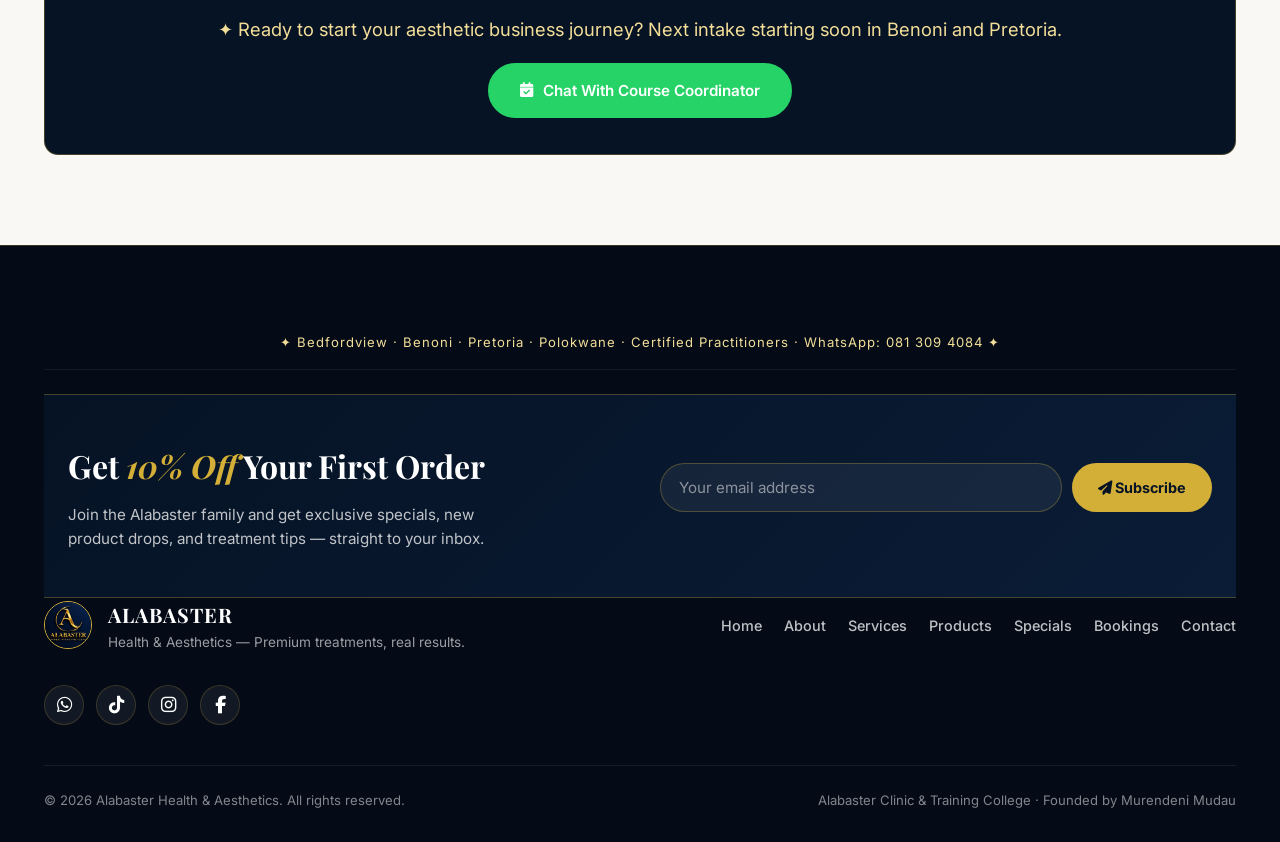
<file: courses.html>
<!DOCTYPE html>
<html lang="en">
<head>
    <meta charset="UTF-8" />
    <meta name="viewport" content="width=device-width, initial-scale=1.0" />
    <title>Courses Catalog · Alabaster Training College</title>
    <meta name="description" content="Study advanced aesthetic laser treatments, HIFU, fat freezing, cavitation, and radio frequency with our 4-week professional courses." />
    <link rel="preconnect" href="https://fonts.googleapis.com" />
    <link rel="preconnect" href="https://fonts.gstatic.com" crossorigin />
    <link href="https://fonts.googleapis.com/css2?family=Inter:opsz,wght@14..32,300;14..32,400;14..32,500;14..32,600;14..32,700&family=Playfair+Display:ital,wght@0,400;0,600;0,700;1,400&display=swap" rel="stylesheet" />
    <link rel="stylesheet" href="https://cdnjs.cloudflare.com/ajax/libs/font-awesome/6.5.0/css/all.min.css" />
    <link rel="stylesheet" href="css/style.css" />
</head>
<body>

    <header class="header" id="header">
        <div class="container header__inner">
            <a href="index.html" class="logo">
                <img src="image/logo.jpeg" alt="Alabaster Health & Aesthetics" class="logo__image" />
                <div class="logo__text-group">
                    <span class="logo__text">ALABASTER <span>✦</span></span>
                    <span class="logo__sub">Health &amp; Aesthetics</span>
                </div>
            </a>
            <button class="nav-toggle" id="navToggle" aria-label="Toggle navigation">
                <span class="nav-toggle__bar"></span>
                <span class="nav-toggle__bar"></span>
                <span class="nav-toggle__bar"></span>
            </button>
            <nav class="nav" id="nav">
                <ul class="nav__list">
                    <li><a href="index.html" class="nav__link">Home</a></li>
                    <li><a href="about.html" class="nav__link">About</a></li>
                    <li><a href="services.html" class="nav__link">Services</a></li>
                    <li><a href="products.html" class="nav__link">Products</a></li>
                    <li><a href="specials.html" class="nav__link">Specials</a></li>
                    <li><a href="Bookings.html" class="nav__link">Bookings</a></li>
                    <li><a href="contact.html" class="nav__link">Contact</a></li>
                </ul>
                <div class="header__actions">
                    <button class="cart-toggle" id="cartToggle" aria-label="Open cart">
                        <i class="fas fa-shopping-bag"></i>
                        <span class="cart-count" style="display:none;">0</span>
                    </button>
                    <a href="Bookings.html" class="btn btn--whatsapp btn--sm nav__cta"><i class="fas fa-calendar-check"></i> Book Now</a>
                </div>
            </nav>
        </div>
    </header>

    <div class="cart-overlay" id="cartOverlay"></div>
    <aside class="cart-drawer" id="cartDrawer" aria-label="Shopping cart">
        <div class="cart-drawer__header">
            <h3><i class="fas fa-shopping-bag"></i> Your Cart</h3>
            <button class="cart-drawer__close" id="cartClose" aria-label="Close cart"><i class="fas fa-times"></i></button>
        </div>
        <div class="cart-drawer__items"></div>
        <div class="cart-drawer__footer">
            <div class="cart-drawer__total"><span>Total</span><strong class="cart-drawer__total-amount">R0</strong></div>
            <button class="btn btn--gold cart-drawer__checkout" style="width:100%;"><i class="fas fa-lock"></i> Proceed To Checkout</button>
            <p class="cart-drawer__note"><i class="fas fa-info-circle"></i> Secure payment on the next page.</p>
        </div>
    </aside>

    <section style="background: radial-gradient(circle at 75% 25%, #10294e 0%, var(--navy) 100%); padding: 130px 0 60px; color: var(--white); text-align: center;">
        <div class="container">
            <span class="section-heading__tag" style="background: rgba(212,175,55,0.2); color: var(--gold-light);">✦ Academic Curriculum</span>
            <h1 class="section-heading__title" style="color: var(--white); margin-top: 12px;">Beauty &amp; Aesthetics <span>Courses</span></h1>
            <p class="section-heading__text" style="color: rgba(255,255,255,0.8); max-width: 680px; margin: 0 auto;">Comprehensive, industry-accredited 4-week training diplomas tailored for entrepreneurs, beauty therapists, and clinic managers.</p>
        </div>
    </section>

    <section class="page-section">
        <div class="container">
            <div class="showcase-banner" style="margin-bottom: 50px;">
                <div class="showcase-banner__inner">
                    <div class="showcase-banner__content">
                        <span class="section-heading__tag">✦ Master Advanced Modalities</span>
                        <h2 class="showcase-banner__title">Master High-Demand <span>Clinical Skills</span></h2>
                        <p class="showcase-banner__text">Aesthetic technology is one of the fastest growing industries worldwide. Our rigorous curriculum covers treatment physics, patient safety, skin contraindications, and machine operations across the latest laser and contouring modalities.</p>
                        <div class="showcase-banner__features">
                            <div class="showcase-banner__feature"><i class="fas fa-check-circle"></i> 4 Weeks Intensive Study</div>
                            <div class="showcase-banner__feature"><i class="fas fa-check-circle"></i> Industry Accredited Diploma</div>
                            <div class="showcase-banner__feature"><i class="fas fa-check-circle"></i> Machine Sourcing Advice</div>
                            <div class="showcase-banner__feature"><i class="fas fa-check-circle"></i> Flexible Weekend Batches</div>
                        </div>
                        <a href="Bookings.html?service=courses" class="btn btn--gold"><i class="fas fa-calendar-check"></i> Request Course Prospectus</a>
                    </div>
                    <div class="showcase-banner__media"><img src="image/clinic-suite.jpg" alt="Alabaster Aesthetics Equipment Suite" loading="lazy" /></div>
                </div>
            </div>
            <div class="section-heading">
                <span class="section-heading__tag">Curriculum Topics</span>
                <h2 class="section-heading__title">Technologies You Will <span>Learn</span></h2>
                <p class="section-heading__text">Every student graduates with real practical competence and theoretical mastery.</p>
            </div>
            <div class="courses__grid">
                <div class="course-card"><i class="fas fa-wave-square"></i><span>Ultrasound Cavitation</span></div>
                <div class="course-card"><i class="fas fa-bolt"></i><span>Radio Frequency (RF)</span></div>
                <div class="course-card"><i class="fas fa-sun"></i><span>IPL &amp; Diode Laser</span></div>
                <div class="course-card"><i class="fas fa-radiation"></i><span>ND YAG / Tattoo Removal</span></div>
                <div class="course-card"><i class="fas fa-arrow-up"></i><span>HIFU (Daisy Tightening)</span></div>
                <div class="course-card"><i class="fas fa-snowflake"></i><span>Cryolipolysis / Fat Freeze</span></div>
                <div class="course-card"><i class="fas fa-lightbulb"></i><span>Lipo Laser &amp; EMS Pads</span></div>
                <div class="course-card"><i class="fas fa-hand-sparkles"></i><span>Vacuum &amp; Wood Therapy</span></div>
            </div>
            <div class="specials__cta">
                <p>✦ Ready to start your aesthetic business journey? Next intake starting soon in Benoni and Pretoria.</p>
                <a href="Bookings.html?service=courses" class="btn btn--whatsapp"><i class="fas fa-calendar-check"></i> Chat With Course Coordinator</a>
            </div>
        </div>
    </section>

    <footer class="footer">
        <div class="container">
            <div class="footer__locations-bar">✦ Bedfordview · Benoni · Pretoria · Polokwane · Certified Practitioners · WhatsApp: 081 309 4084 ✦</div>

            <div class="newsletter-section">
                <div class="container">
                    <div class="newsletter-inner">
                        <div class="newsletter-text">
                            <h3>Get <span>10% Off</span> Your First Order</h3>
                            <p>Join the Alabaster family and get exclusive specials, new product drops, and treatment tips — straight to your inbox.</p>
                        </div>
                        <form class="newsletter-form">
                            <input type="email" placeholder="Your email address" required />
                            <button type="submit"><i class="fas fa-paper-plane"></i> Subscribe</button>
                            <div class="newsletter-msg"></div>
                        </form>
                    </div>
                </div>
            </div>

            <div class="footer__inner">
                <div class="footer__brand">
                    <img src="image/logo.jpeg" alt="Alabaster Health & Aesthetics" class="footer__logo-image" />
                    <div><div class="footer__brand-text">ALABASTER</div><p>Health &amp; Aesthetics — Premium treatments, real results.</p></div>
                </div>
                <div class="footer__links">
                    <a href="index.html">Home</a><a href="about.html">About</a><a href="services.html">Services</a><a href="products.html">Products</a><a href="specials.html">Specials</a><a href="Bookings.html">Bookings</a><a href="contact.html">Contact</a>
                </div>
                <div class="footer__social">
                    <a href="https://wa.me/27813094084" target="_blank" aria-label="WhatsApp"><i class="fab fa-whatsapp"></i></a>
                    <a href="https://www.tiktok.com/@alabaster_health_aesthetics" target="_blank" aria-label="TikTok"><i class="fab fa-tiktok"></i></a>
                    <a href="https://www.instagram.com/alabaster_health_aesthetics" target="_blank" aria-label="Instagram"><i class="fab fa-instagram"></i></a>
                    <a href="https://www.facebook.com" target="_blank" aria-label="Facebook"><i class="fab fa-facebook-f"></i></a>
                </div>
            </div>
            <div class="footer__bottom">
                <p>&copy; 2026 Alabaster Health &amp; Aesthetics. All rights reserved.</p>
                <p class="footer__ai">Alabaster Clinic &amp; Training College · Founded by Murendeni Mudau</p>
            </div>
        </div>
    </footer>

    <script src="js/cart.js"></script>
    <script src="js/features.js"></script>
    <script src="js/script.js"></script>
</body>
</html>
</file>
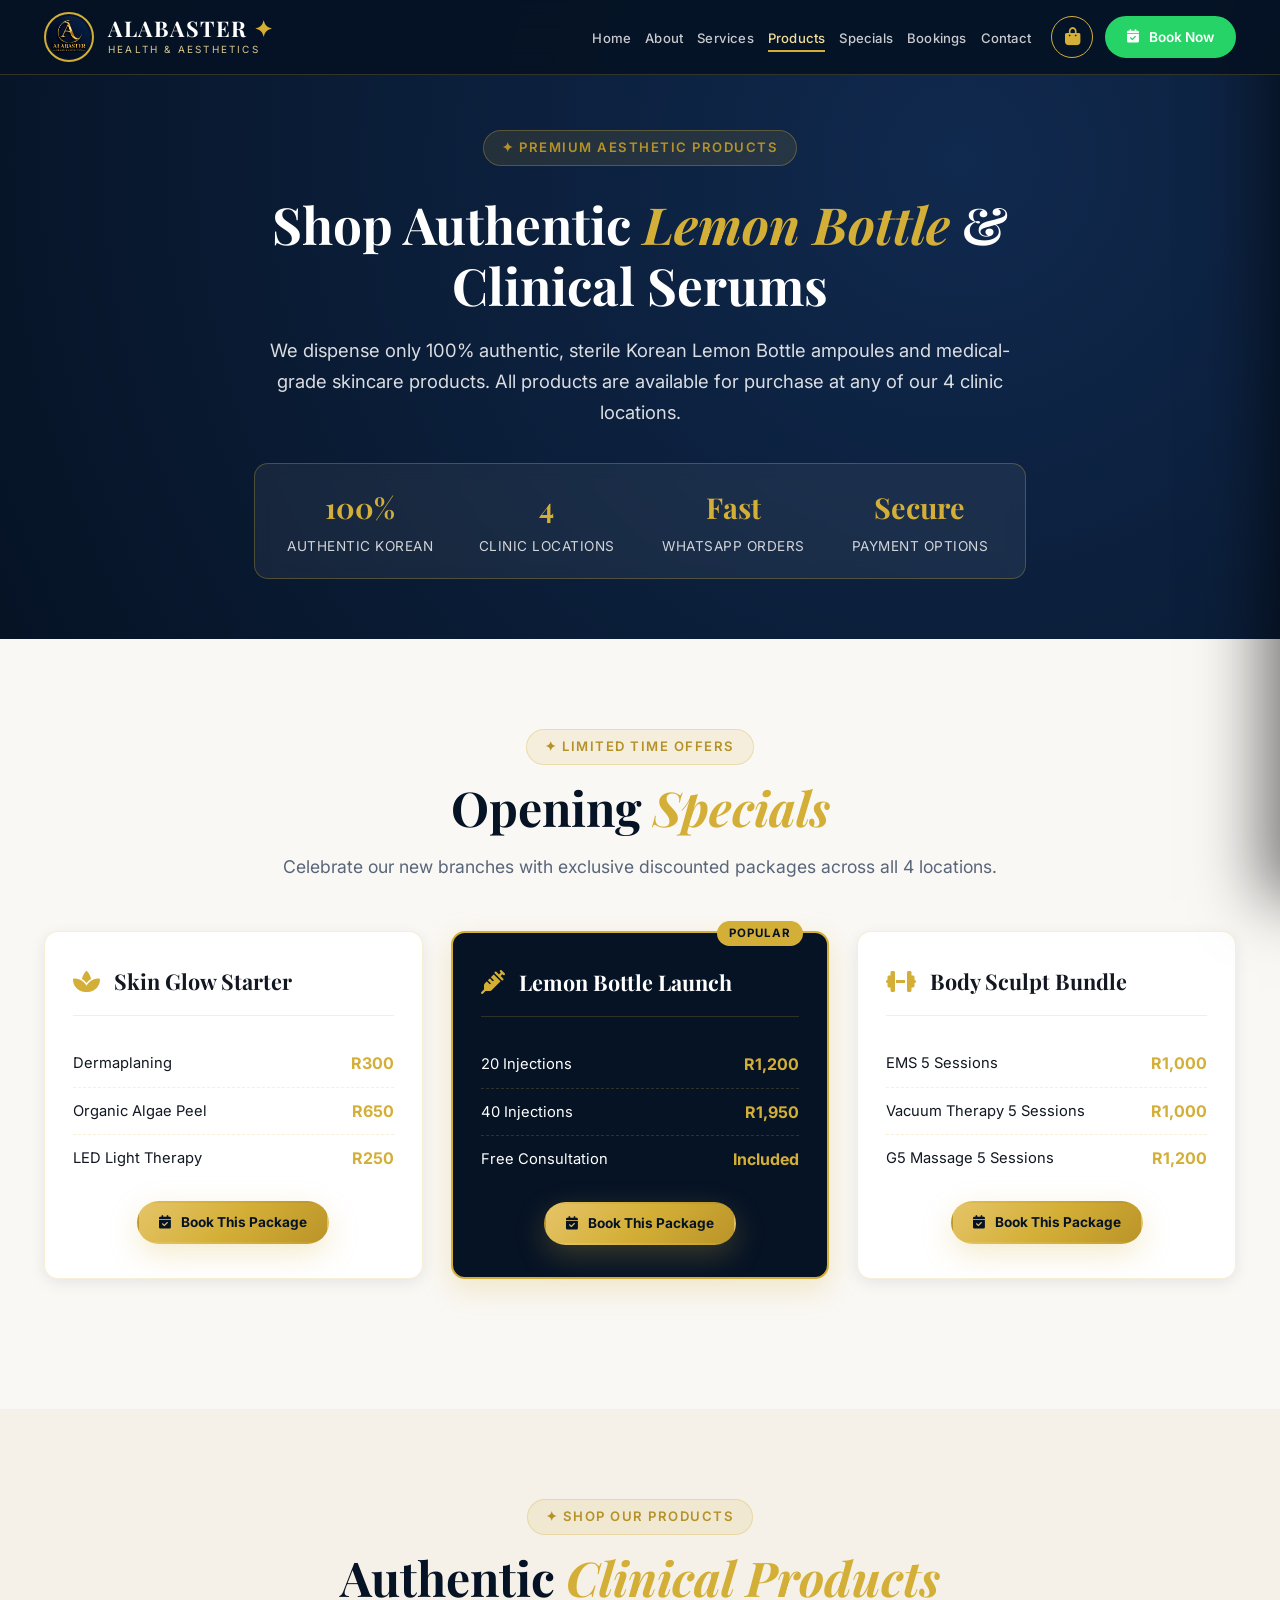
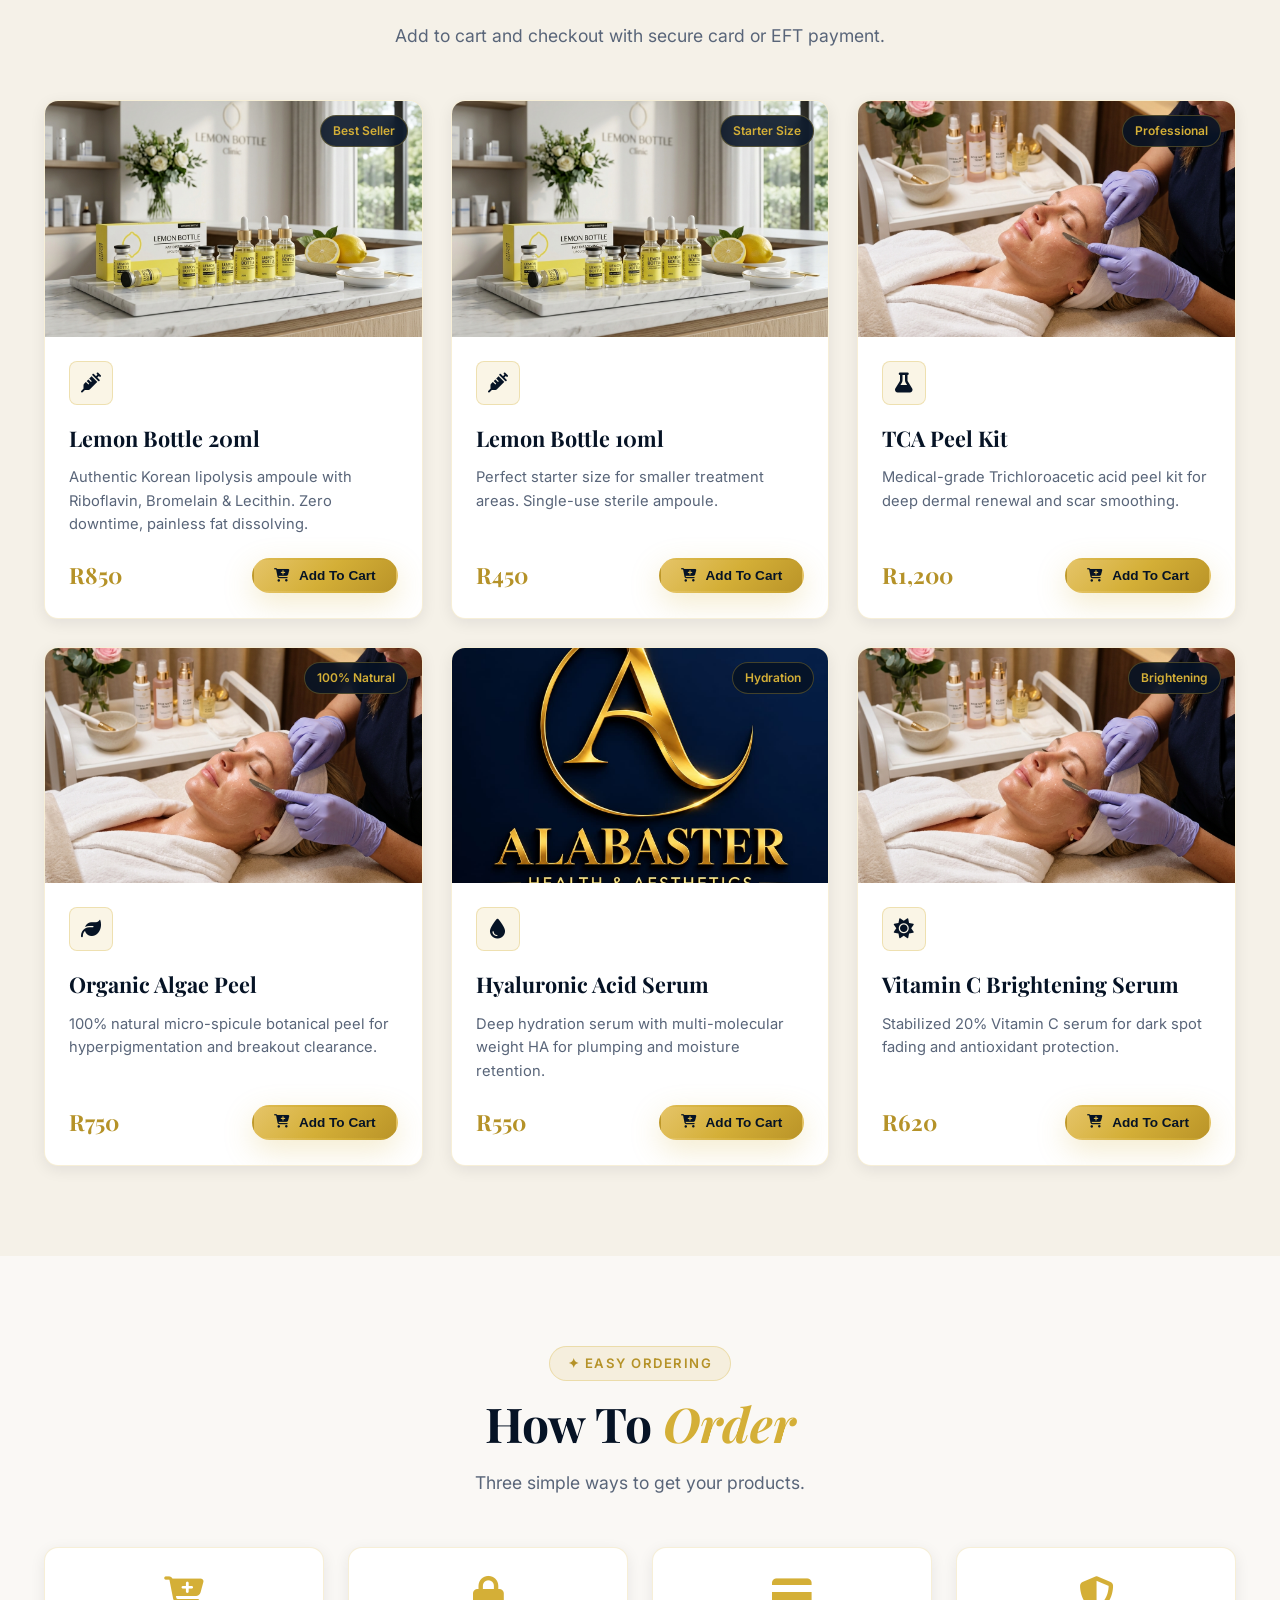
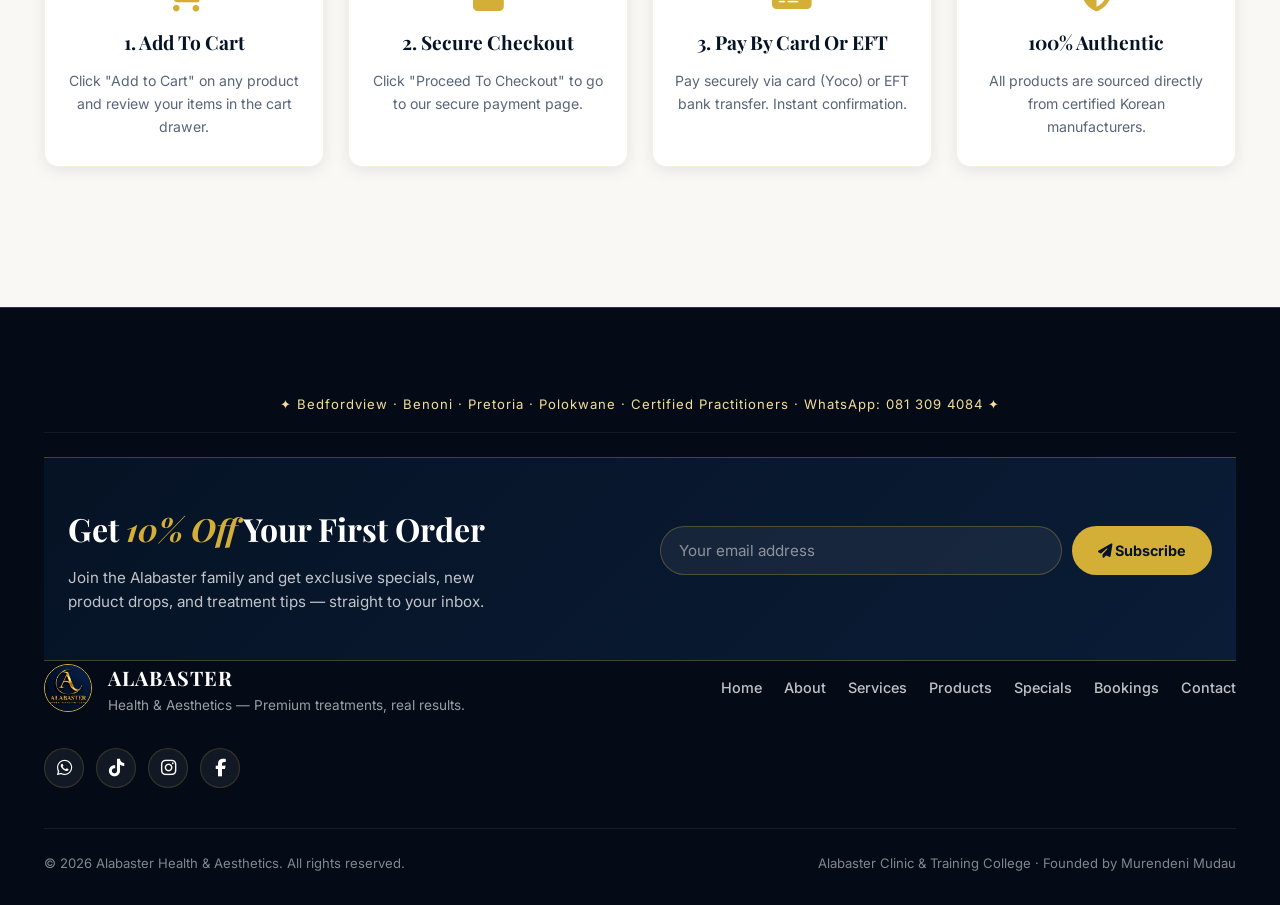
<file: products.html>
<!DOCTYPE html>
<html lang="en">
<head>
    <meta charset="UTF-8" />
    <meta name="viewport" content="width=device-width, initial-scale=1.0" />
    <title>Products &amp; Opening Specials · Alabaster Health &amp; Aesthetics</title>
    <meta name="description" content="Shop authentic Korean Lemon Bottle ampoules, premium serums, and opening specials at Alabaster Health & Aesthetics." />
    <link rel="preconnect" href="https://fonts.googleapis.com" />
    <link rel="preconnect" href="https://fonts.gstatic.com" crossorigin />
    <link href="https://fonts.googleapis.com/css2?family=Inter:opsz,wght@14..32,300;14..32,400;14..32,500;14..32,600;14..32,700&family=Playfair+Display:ital,wght@0,400;0,600;0,700;1,400&display=swap" rel="stylesheet" />
    <link rel="stylesheet" href="https://cdnjs.cloudflare.com/ajax/libs/font-awesome/6.5.0/css/all.min.css" />
    <link rel="stylesheet" href="css/style.css" />
</head>
<body>

    <header class="header" id="header">
        <div class="container header__inner">
            <a href="index.html" class="logo">
                <img src="image/logo.jpeg" alt="Alabaster Health & Aesthetics" class="logo__image" />
                <div class="logo__text-group">
                    <span class="logo__text">ALABASTER <span>✦</span></span>
                    <span class="logo__sub">Health &amp; Aesthetics</span>
                </div>
            </a>
            <button class="nav-toggle" id="navToggle" aria-label="Toggle navigation">
                <span class="nav-toggle__bar"></span>
                <span class="nav-toggle__bar"></span>
                <span class="nav-toggle__bar"></span>
            </button>
            <nav class="nav" id="nav">
                <ul class="nav__list">
                    <li><a href="index.html" class="nav__link">Home</a></li>
                    <li><a href="about.html" class="nav__link">About</a></li>
                    <li><a href="services.html" class="nav__link">Services</a></li>
                    <li><a href="products.html" class="nav__link active">Products</a></li>
                    <li><a href="specials.html" class="nav__link">Specials</a></li>
                    <li><a href="Bookings.html" class="nav__link">Bookings</a></li>
                    <li><a href="contact.html" class="nav__link">Contact</a></li>
                </ul>
                <div class="header__actions">
                    <button class="cart-toggle" id="cartToggle" aria-label="Open cart">
                        <i class="fas fa-shopping-bag"></i>
                        <span class="cart-count" style="display:none;">0</span>
                    </button>
                    <a href="Bookings.html" class="btn btn--whatsapp btn--sm nav__cta"><i class="fas fa-calendar-check"></i> Book Now</a>
                </div>
            </nav>
        </div>
    </header>

    <div class="cart-overlay" id="cartOverlay"></div>
    <aside class="cart-drawer" id="cartDrawer" aria-label="Shopping cart">
        <div class="cart-drawer__header">
            <h3><i class="fas fa-shopping-bag"></i> Your Cart</h3>
            <button class="cart-drawer__close" id="cartClose" aria-label="Close cart"><i class="fas fa-times"></i></button>
        </div>
        <div class="cart-drawer__items"></div>
        <div class="cart-drawer__footer">
            <div class="cart-drawer__total"><span>Total</span><strong class="cart-drawer__total-amount">R0</strong></div>
            <button class="btn btn--gold cart-drawer__checkout" style="width:100%;"><i class="fas fa-lock"></i> Proceed To Checkout</button>
            <p class="cart-drawer__note"><i class="fas fa-info-circle"></i> Secure payment on the next page.</p>
        </div>
    </aside>

    <section class="gallery-hero">
        <div class="container gallery-hero__inner">
            <span class="section-heading__tag">✦ Premium Aesthetic Products</span>
            <h1 class="gallery-hero__title">Shop Authentic <span>Lemon Bottle</span> &amp; Clinical Serums</h1>
            <p class="gallery-hero__text">We dispense only 100% authentic, sterile Korean Lemon Bottle ampoules and medical-grade skincare products. All products are available for purchase at any of our 4 clinic locations.</p>
            <div class="gallery-impact-bar">
                <div class="gallery-impact-item"><strong>100%</strong><span>Authentic Korean</span></div>
                <div class="gallery-impact-item"><strong>4</strong><span>Clinic Locations</span></div>
                <div class="gallery-impact-item"><strong>Fast</strong><span>WhatsApp Orders</span></div>
                <div class="gallery-impact-item"><strong>Secure</strong><span>Payment Options</span></div>
            </div>
        </div>
    </section>

    <section class="page-section">
        <div class="container">
            <div class="section-heading">
                <span class="section-heading__tag">✦ Limited Time Offers</span>
                <h2 class="section-heading__title">Opening <span>Specials</span></h2>
                <p class="section-heading__text">Celebrate our new branches with exclusive discounted packages across all 4 locations.</p>
            </div>
            <div class="specials__grid">
                <div class="special-card">
                    <div class="special-card__header"><i class="fas fa-spa"></i><h3>Skin Glow Starter</h3></div>
                    <ul class="special-card__list">
                        <li>Dermaplaning <strong>R300</strong></li>
                        <li>Organic Algae Peel <strong>R650</strong></li>
                        <li>LED Light Therapy <strong>R250</strong></li>
                    </ul>
                    <div style="text-align:center; margin-top:20px;">
                        <a href="Bookings.html?service=skin-glow" class="btn btn--gold btn--sm"><i class="fas fa-calendar-check"></i> Book This Package</a>
                    </div>
                </div>
                <div class="special-card special-card--highlight">
                    <div class="special-card__header"><i class="fas fa-syringe"></i><h3>Lemon Bottle Launch</h3></div>
                    <ul class="special-card__list">
                        <li>20 Injections <strong>R1,200</strong></li>
                        <li>40 Injections <strong>R1,950</strong></li>
                        <li>Free Consultation <strong>Included</strong></li>
                    </ul>
                    <div style="text-align:center; margin-top:20px;">
                        <a href="Bookings.html?service=lemon-bottle" class="btn btn--gold btn--sm"><i class="fas fa-calendar-check"></i> Book This Package</a>
                    </div>
                </div>
                <div class="special-card">
                    <div class="special-card__header"><i class="fas fa-dumbbell"></i><h3>Body Sculpt Bundle</h3></div>
                    <ul class="special-card__list">
                        <li>EMS 5 Sessions <strong>R1,000</strong></li>
                        <li>Vacuum Therapy 5 Sessions <strong>R1,000</strong></li>
                        <li>G5 Massage 5 Sessions <strong>R1,200</strong></li>
                    </ul>
                    <div style="text-align:center; margin-top:20px;">
                        <a href="Bookings.html?service=body-sculpt" class="btn btn--gold btn--sm"><i class="fas fa-calendar-check"></i> Book This Package</a>
                    </div>
                </div>
            </div>
        </div>
    </section>

    <section class="page-section" style="background: var(--off-white);">
        <div class="container">
            <div class="section-heading">
                <span class="section-heading__tag">✦ Shop Our Products</span>
                <h2 class="section-heading__title">Authentic <span>Clinical Products</span></h2>
                <p class="section-heading__text">Add to cart and checkout with secure card or EFT payment.</p>
            </div>

            <div class="services-preview__grid">
                <div class="service-card-media">
                    <div class="service-card-media__image-wrap">
                        <img src="image/lemon-bottle.jpg" alt="Lemon Bottle 20ml Ampoule" loading="lazy" />
                        <span class="service-card-media__badge">Best Seller</span>
                    </div>
                    <div class="service-card-media__body">
                        <div class="service-card-media__icon"><i class="fas fa-syringe"></i></div>
                        <h3 class="service-card-media__title">Lemon Bottle 20ml</h3>
                        <p class="service-card-media__desc">Authentic Korean lipolysis ampoule with Riboflavin, Bromelain &amp; Lecithin. Zero downtime, painless fat dissolving.</p>
                        <div style="display:flex; justify-content:space-between; align-items:center; margin-top:auto;">
                            <span style="font-family:var(--font-display); font-size:1.4rem; color:var(--gold-dark); font-weight:700;">R850</span>
                            <button class="btn btn--gold btn--sm" onclick="addToCart('lemon-20ml', 'Lemon Bottle 20ml', 850, 'image/lemon-bottle.jpg')"><i class="fas fa-cart-plus"></i> Add To Cart</button>
                        </div>
                    </div>
                </div>
                <div class="service-card-media">
                    <div class="service-card-media__image-wrap">
                        <img src="image/lemon-bottle.jpg" alt="Lemon Bottle 10ml Ampoule" loading="lazy" />
                        <span class="service-card-media__badge">Starter Size</span>
                    </div>
                    <div class="service-card-media__body">
                        <div class="service-card-media__icon"><i class="fas fa-syringe"></i></div>
                        <h3 class="service-card-media__title">Lemon Bottle 10ml</h3>
                        <p class="service-card-media__desc">Perfect starter size for smaller treatment areas. Single-use sterile ampoule.</p>
                        <div style="display:flex; justify-content:space-between; align-items:center; margin-top:auto;">
                            <span style="font-family:var(--font-display); font-size:1.4rem; color:var(--gold-dark); font-weight:700;">R450</span>
                            <button class="btn btn--gold btn--sm" onclick="addToCart('lemon-10ml', 'Lemon Bottle 10ml', 450, 'image/lemon-bottle.jpg')"><i class="fas fa-cart-plus"></i> Add To Cart</button>
                        </div>
                    </div>
                </div>
                <div class="service-card-media">
                    <div class="service-card-media__image-wrap">
                        <img src="image/skin-aesthetics.jpg" alt="TCA Medical Peel Kit" loading="lazy" />
                        <span class="service-card-media__badge">Professional</span>
                    </div>
                    <div class="service-card-media__body">
                        <div class="service-card-media__icon"><i class="fas fa-flask"></i></div>
                        <h3 class="service-card-media__title">TCA Peel Kit</h3>
                        <p class="service-card-media__desc">Medical-grade Trichloroacetic acid peel kit for deep dermal renewal and scar smoothing.</p>
                        <div style="display:flex; justify-content:space-between; align-items:center; margin-top:auto;">
                            <span style="font-family:var(--font-display); font-size:1.4rem; color:var(--gold-dark); font-weight:700;">R1,200</span>
                            <button class="btn btn--gold btn--sm" onclick="addToCart('tca-kit', 'TCA Peel Kit', 1200, 'image/skin-aesthetics.jpg')"><i class="fas fa-cart-plus"></i> Add To Cart</button>
                        </div>
                    </div>
                </div>
                <div class="service-card-media">
                    <div class="service-card-media__image-wrap">
                        <img src="image/skin-aesthetics.jpg" alt="Organic Algae Peel" loading="lazy" />
                        <span class="service-card-media__badge">100% Natural</span>
                    </div>
                    <div class="service-card-media__body">
                        <div class="service-card-media__icon"><i class="fas fa-leaf"></i></div>
                        <h3 class="service-card-media__title">Organic Algae Peel</h3>
                        <p class="service-card-media__desc">100% natural micro-spicule botanical peel for hyperpigmentation and breakout clearance.</p>
                        <div style="display:flex; justify-content:space-between; align-items:center; margin-top:auto;">
                            <span style="font-family:var(--font-display); font-size:1.4rem; color:var(--gold-dark); font-weight:700;">R750</span>
                            <button class="btn btn--gold btn--sm" onclick="addToCart('algae-peel', 'Organic Algae Peel', 750, 'image/skin-aesthetics.jpg')"><i class="fas fa-cart-plus"></i> Add To Cart</button>
                        </div>
                    </div>
                </div>
                <div class="service-card-media">
                    <div class="service-card-media__image-wrap">
                        <img src="image/logo.jpeg" alt="Hyaluronic Acid Serum" loading="lazy" />
                        <span class="service-card-media__badge">Hydration</span>
                    </div>
                    <div class="service-card-media__body">
                        <div class="service-card-media__icon"><i class="fas fa-tint"></i></div>
                        <h3 class="service-card-media__title">Hyaluronic Acid Serum</h3>
                        <p class="service-card-media__desc">Deep hydration serum with multi-molecular weight HA for plumping and moisture retention.</p>
                        <div style="display:flex; justify-content:space-between; align-items:center; margin-top:auto;">
                            <span style="font-family:var(--font-display); font-size:1.4rem; color:var(--gold-dark); font-weight:700;">R550</span>
                            <button class="btn btn--gold btn--sm" onclick="addToCart('ha-serum', 'Hyaluronic Acid Serum', 550, 'image/logo.jpeg')"><i class="fas fa-cart-plus"></i> Add To Cart</button>
                        </div>
                    </div>
                </div>
                <div class="service-card-media">
                    <div class="service-card-media__image-wrap">
                        <img src="image/skin-aesthetics.jpg" alt="Vitamin C Brightening Serum" loading="lazy" />
                        <span class="service-card-media__badge">Brightening</span>
                    </div>
                    <div class="service-card-media__body">
                        <div class="service-card-media__icon"><i class="fas fa-sun"></i></div>
                        <h3 class="service-card-media__title">Vitamin C Brightening Serum</h3>
                        <p class="service-card-media__desc">Stabilized 20% Vitamin C serum for dark spot fading and antioxidant protection.</p>
                        <div style="display:flex; justify-content:space-between; align-items:center; margin-top:auto;">
                            <span style="font-family:var(--font-display); font-size:1.4rem; color:var(--gold-dark); font-weight:700;">R620</span>
                            <button class="btn btn--gold btn--sm" onclick="addToCart('vitc-serum', 'Vitamin C Serum', 620, 'image/skin-aesthetics.jpg')"><i class="fas fa-cart-plus"></i> Add To Cart</button>
                        </div>
                    </div>
                </div>
            </div>
        </div>
    </section>

    <section class="page-section">
        <div class="container">
            <div class="section-heading">
                <span class="section-heading__tag">✦ Easy Ordering</span>
                <h2 class="section-heading__title">How To <span>Order</span></h2>
                <p class="section-heading__text">Three simple ways to get your products.</p>
            </div>
            <div class="training__grid">
                <div class="training-card"><i class="fas fa-cart-plus"></i><h4>1. Add To Cart</h4><p>Click "Add to Cart" on any product and review your items in the cart drawer.</p></div>
                <div class="training-card"><i class="fas fa-lock"></i><h4>2. Secure Checkout</h4><p>Click "Proceed To Checkout" to go to our secure payment page.</p></div>
                <div class="training-card"><i class="fas fa-credit-card"></i><h4>3. Pay By Card Or EFT</h4><p>Pay securely via card (Yoco) or EFT bank transfer. Instant confirmation.</p></div>
                <div class="training-card"><i class="fas fa-shield-alt"></i><h4>100% Authentic</h4><p>All products are sourced directly from certified Korean manufacturers.</p></div>
            </div>
        </div>
    </section>

    <footer class="footer">
        <div class="container">
            <div class="footer__locations-bar">✦ Bedfordview · Benoni · Pretoria · Polokwane · Certified Practitioners · WhatsApp: 081 309 4084 ✦</div>

            <div class="newsletter-section">
                <div class="container">
                    <div class="newsletter-inner">
                        <div class="newsletter-text">
                            <h3>Get <span>10% Off</span> Your First Order</h3>
                            <p>Join the Alabaster family and get exclusive specials, new product drops, and treatment tips — straight to your inbox.</p>
                        </div>
                        <form class="newsletter-form">
                            <input type="email" placeholder="Your email address" required />
                            <button type="submit"><i class="fas fa-paper-plane"></i> Subscribe</button>
                            <div class="newsletter-msg"></div>
                        </form>
                    </div>
                </div>
            </div>

            <div class="footer__inner">
                <div class="footer__brand">
                    <img src="image/logo.jpeg" alt="Alabaster Health & Aesthetics" class="footer__logo-image" />
                    <div><div class="footer__brand-text">ALABASTER</div><p>Health &amp; Aesthetics — Premium treatments, real results.</p></div>
                </div>
                <div class="footer__links">
                    <a href="index.html">Home</a><a href="about.html">About</a><a href="services.html">Services</a><a href="products.html">Products</a><a href="specials.html">Specials</a><a href="Bookings.html">Bookings</a><a href="contact.html">Contact</a>
                </div>
                <div class="footer__social">
                    <a href="https://wa.me/27813094084" target="_blank" aria-label="WhatsApp"><i class="fab fa-whatsapp"></i></a>
                    <a href="https://www.tiktok.com/@alabaster_health_aesthetics" target="_blank" aria-label="TikTok"><i class="fab fa-tiktok"></i></a>
                    <a href="https://www.instagram.com/alabaster_health_aesthetics" target="_blank" aria-label="Instagram"><i class="fab fa-instagram"></i></a>
                    <a href="https://www.facebook.com" target="_blank" aria-label="Facebook"><i class="fab fa-facebook-f"></i></a>
                </div>
            </div>
            <div class="footer__bottom">
                <p>&copy; 2026 Alabaster Health &amp; Aesthetics. All rights reserved.</p>
                <p class="footer__ai">Alabaster Clinic &amp; Training College · Founded by Murendeni Mudau</p>
            </div>
        </div>
    </footer>

    <script src="js/cart.js"></script>
    <script src="js/features.js"></script>
    <script src="js/script.js"></script>
</body>
</html>
</file>
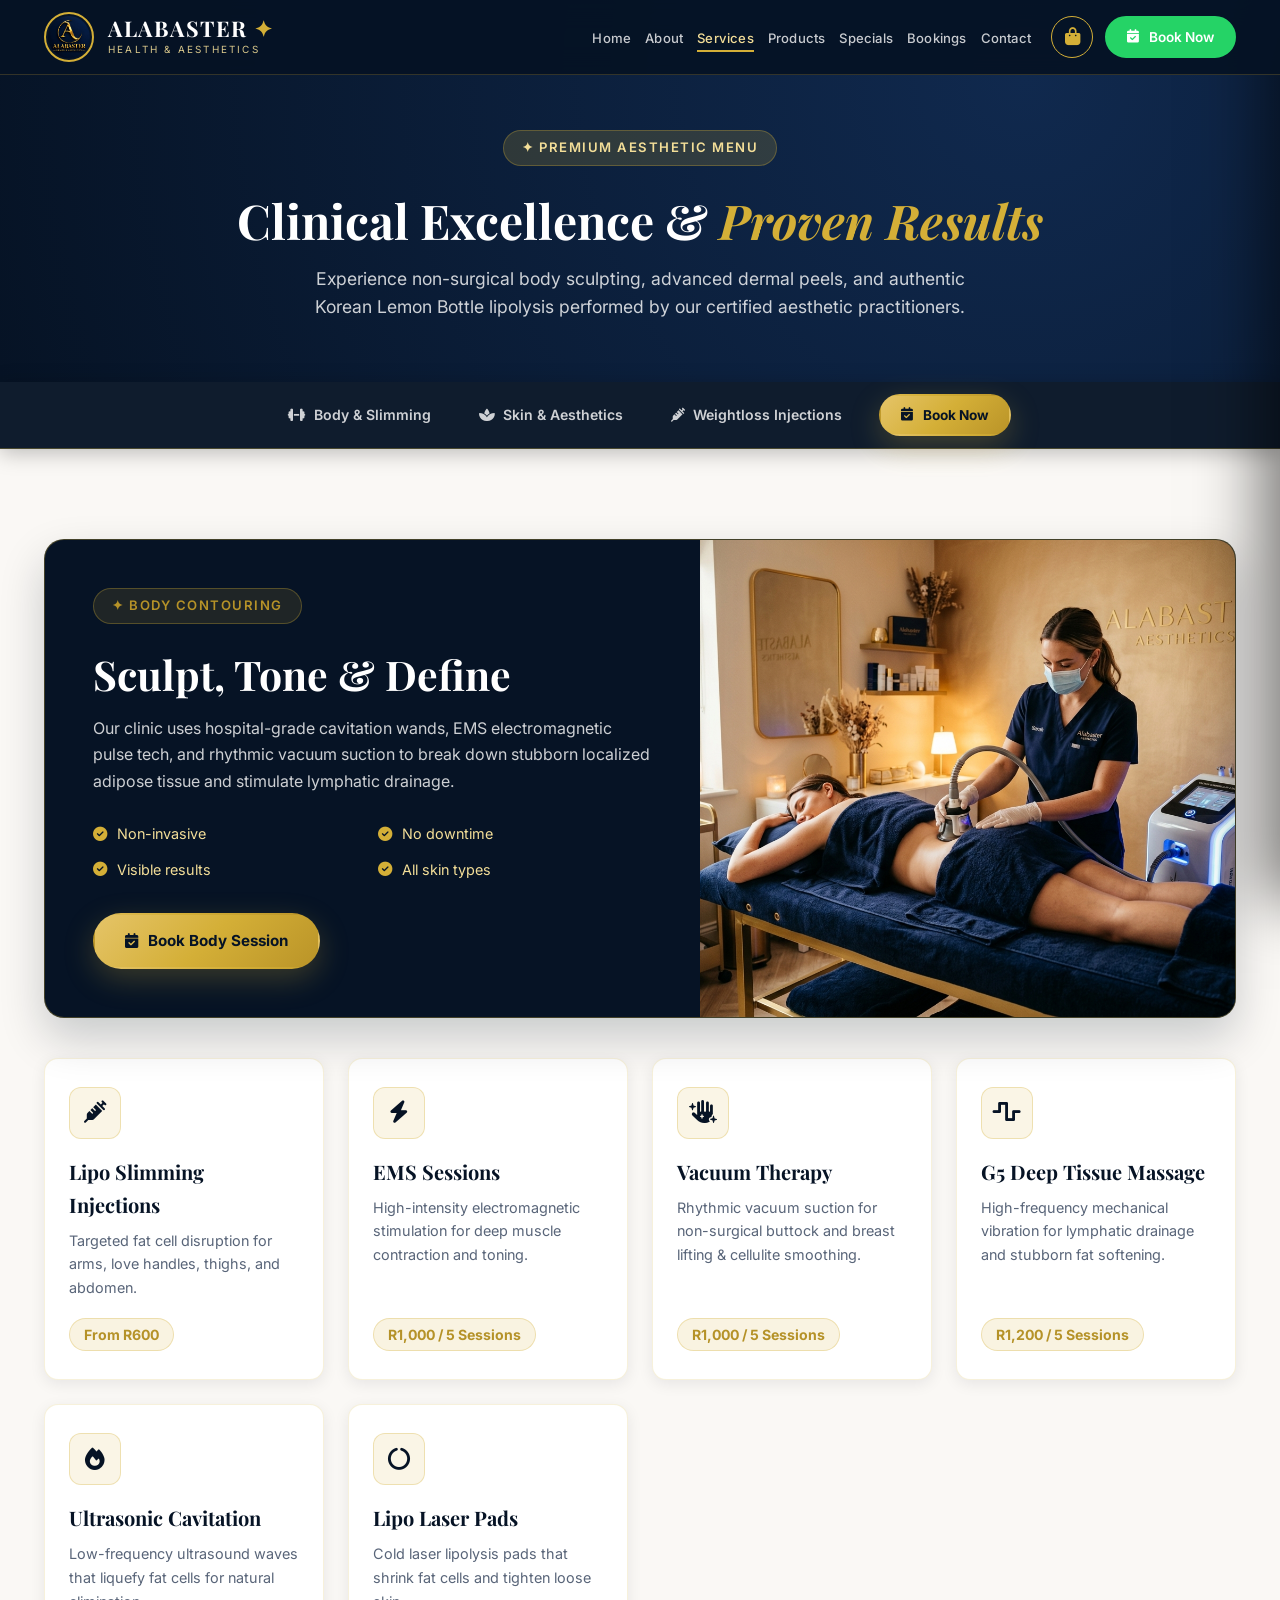
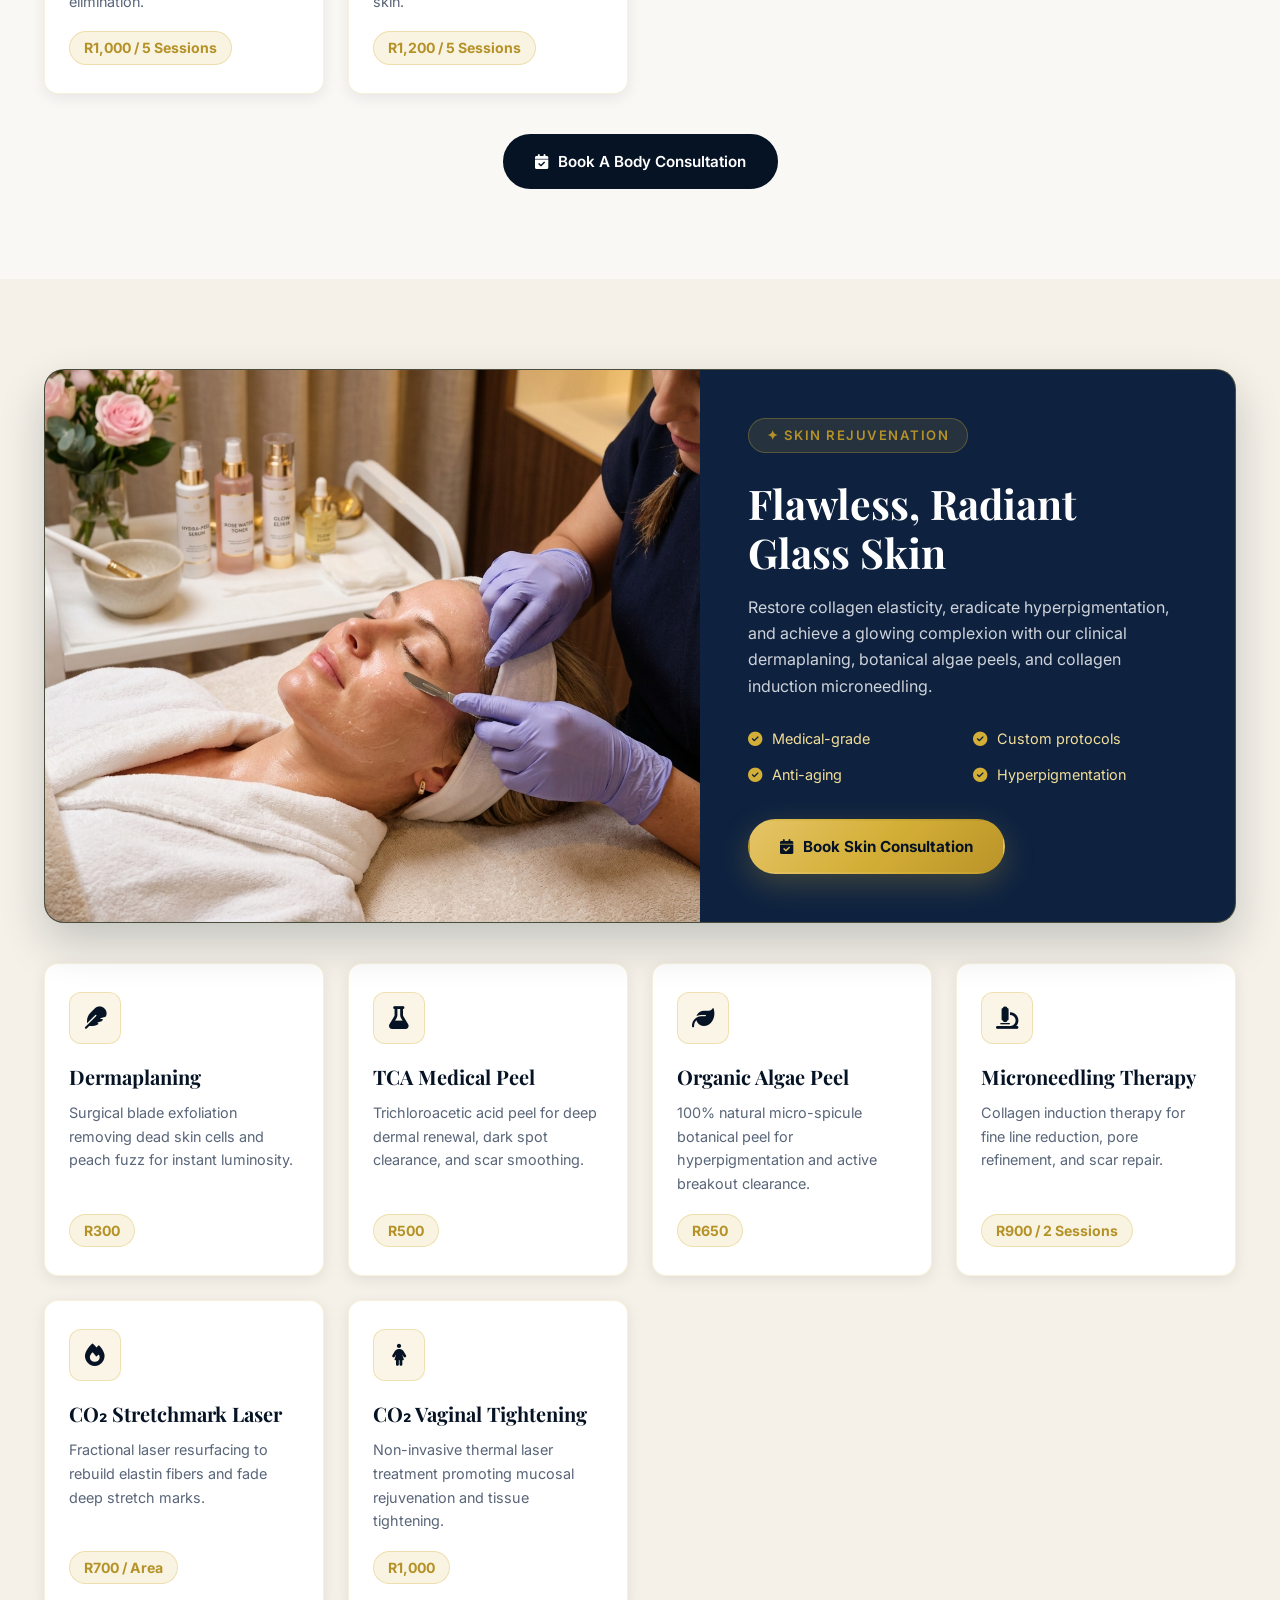
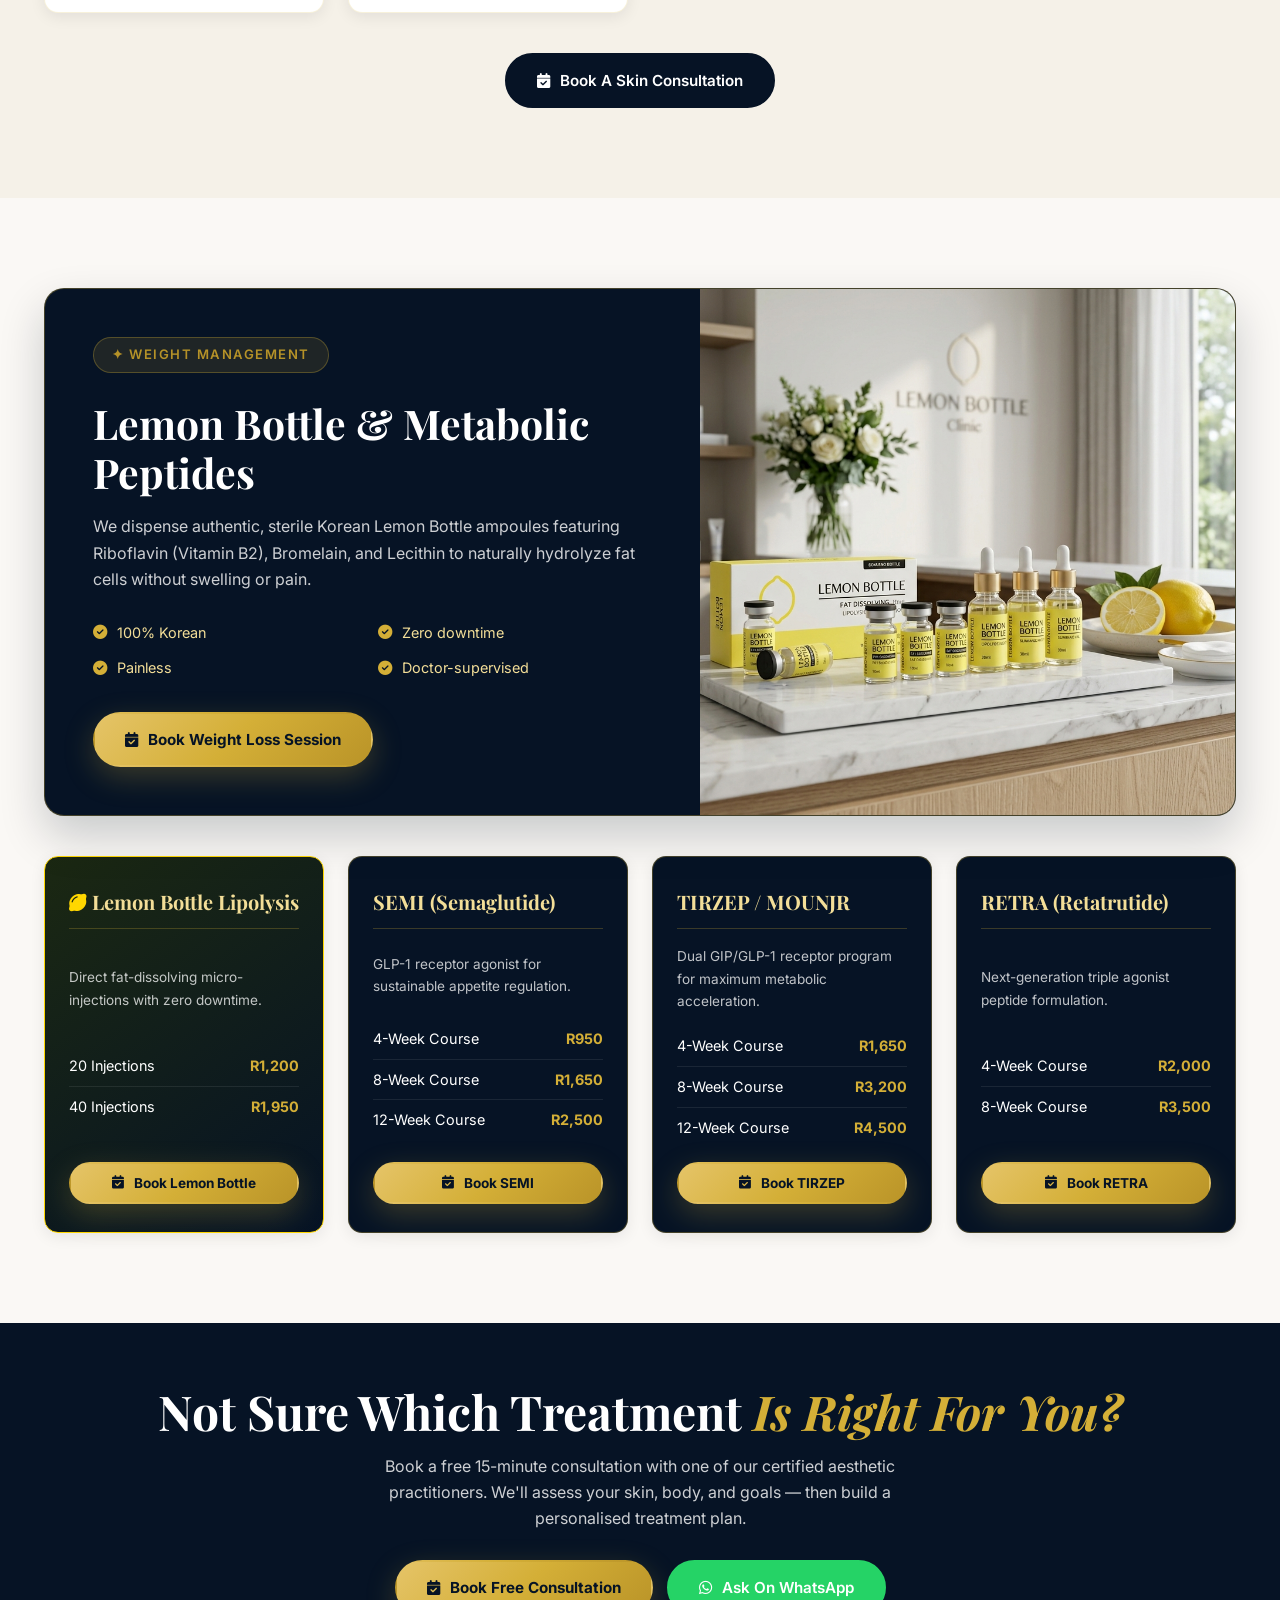
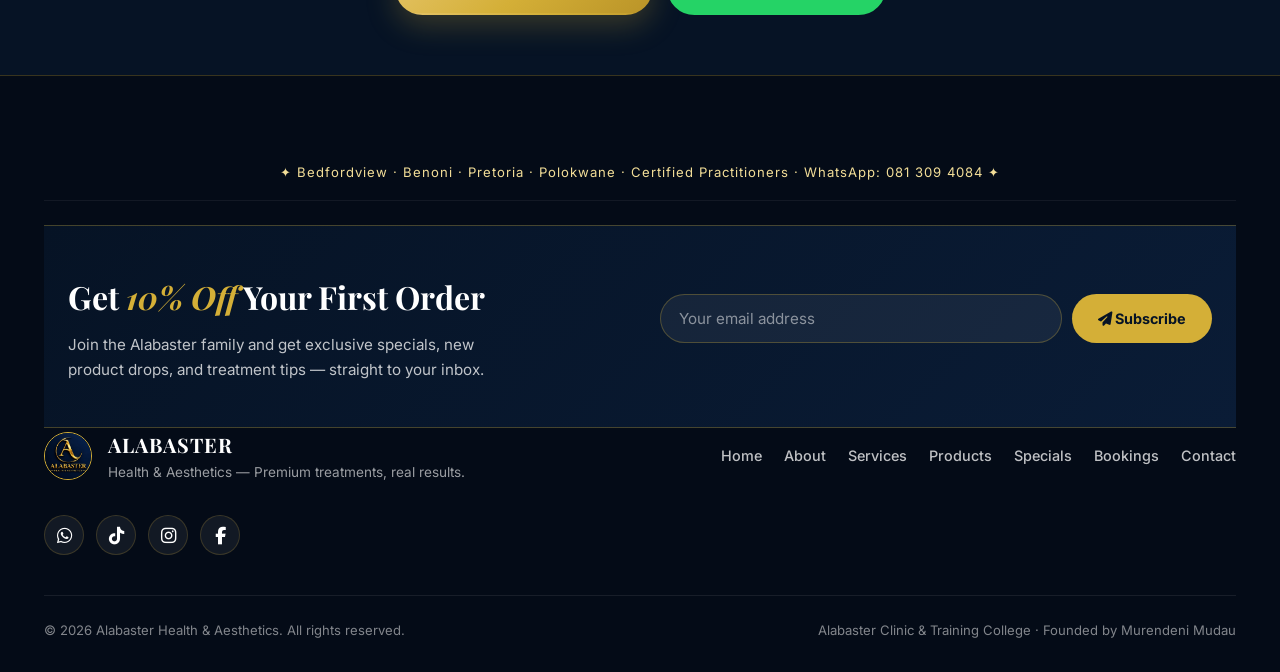
<file: services.html>
<!DOCTYPE html>
<html lang="en">
<head>
    <meta charset="UTF-8" />
    <meta name="viewport" content="width=device-width, initial-scale=1.0" />
    <title>Services &amp; Treatments · Alabaster Health &amp; Aesthetics</title>
    <meta name="description" content="Explore advanced body contouring, facial peels, microneedling, and Lemon Bottle weight loss injections at Alabaster Health & Aesthetics." />
    <link rel="preconnect" href="https://fonts.googleapis.com" />
    <link rel="preconnect" href="https://fonts.gstatic.com" crossorigin />
    <link href="https://fonts.googleapis.com/css2?family=Inter:opsz,wght@14..32,300;14..32,400;14..32,500;14..32,600;14..32,700&family=Playfair+Display:ital,wght@0,400;0,600;0,700;1,400&display=swap" rel="stylesheet" />
    <link rel="stylesheet" href="https://cdnjs.cloudflare.com/ajax/libs/font-awesome/6.5.0/css/all.min.css" />
    <link rel="stylesheet" href="css/style.css" />
</head>
<body>

    <header class="header" id="header">
        <div class="container header__inner">
            <a href="index.html" class="logo">
                <img src="image/logo.jpeg" alt="Alabaster Health & Aesthetics" class="logo__image" />
                <div class="logo__text-group">
                    <span class="logo__text">ALABASTER <span>✦</span></span>
                    <span class="logo__sub">Health &amp; Aesthetics</span>
                </div>
            </a>
            <button class="nav-toggle" id="navToggle" aria-label="Toggle navigation">
                <span class="nav-toggle__bar"></span>
                <span class="nav-toggle__bar"></span>
                <span class="nav-toggle__bar"></span>
            </button>
            <nav class="nav" id="nav">
                <ul class="nav__list">
                    <li><a href="index.html" class="nav__link">Home</a></li>
                    <li><a href="about.html" class="nav__link">About</a></li>
                    <li><a href="services.html" class="nav__link active">Services</a></li>
                    <li><a href="products.html" class="nav__link">Products</a></li>
                    <li><a href="specials.html" class="nav__link">Specials</a></li>
                    <li><a href="Bookings.html" class="nav__link">Bookings</a></li>
                    <li><a href="contact.html" class="nav__link">Contact</a></li>
                </ul>
                <div class="header__actions">
                    <button class="cart-toggle" id="cartToggle" aria-label="Open cart">
                        <i class="fas fa-shopping-bag"></i>
                        <span class="cart-count" style="display:none;">0</span>
                    </button>
                    <a href="Bookings.html" class="btn btn--whatsapp btn--sm nav__cta"><i class="fas fa-calendar-check"></i> Book Now</a>
                </div>
            </nav>
        </div>
    </header>

    <div class="cart-overlay" id="cartOverlay"></div>
    <aside class="cart-drawer" id="cartDrawer" aria-label="Shopping cart">
        <div class="cart-drawer__header">
            <h3><i class="fas fa-shopping-bag"></i> Your Cart</h3>
            <button class="cart-drawer__close" id="cartClose" aria-label="Close cart"><i class="fas fa-times"></i></button>
        </div>
        <div class="cart-drawer__items"></div>
        <div class="cart-drawer__footer">
            <div class="cart-drawer__total"><span>Total</span><strong class="cart-drawer__total-amount">R0</strong></div>
            <button class="btn btn--gold cart-drawer__checkout" style="width:100%;"><i class="fas fa-lock"></i> Proceed To Checkout</button>
            <p class="cart-drawer__note"><i class="fas fa-info-circle"></i> Secure payment on the next page.</p>
        </div>
    </aside>

    <section style="background: radial-gradient(circle at 80% 20%, #10294e 0%, var(--navy) 100%); padding: 130px 0 60px; color: var(--white); text-align: center;">
        <div class="container">
            <span class="section-heading__tag" style="background: rgba(212,175,55,0.18); color: var(--gold-light);">✦ Premium Aesthetic Menu</span>
            <h1 class="section-heading__title" style="color: var(--white); margin-top: 12px;">Clinical Excellence &amp; <span>Proven Results</span></h1>
            <p class="section-heading__text" style="color: rgba(255,255,255,0.8); max-width: 680px; margin: 0 auto;">Experience non-surgical body sculpting, advanced dermal peels, and authentic Korean Lemon Bottle lipolysis performed by our certified aesthetic practitioners.</p>
        </div>
    </section>

    <nav class="services-subnav" aria-label="Service categories">
        <div class="container services-subnav__inner">
            <a href="#body-slimming" class="services-subnav__link"><i class="fas fa-dumbbell"></i> Body &amp; Slimming</a>
            <a href="#skin-aesthetics" class="services-subnav__link"><i class="fas fa-spa"></i> Skin &amp; Aesthetics</a>
            <a href="#weightloss" class="services-subnav__link"><i class="fas fa-syringe"></i> Weightloss Injections</a>
            <a href="Bookings.html" class="btn btn--gold btn--sm services-subnav__cta"><i class="fas fa-calendar-check"></i> Book Now</a>
        </div>
    </nav>

    <section class="page-section" id="body-slimming">
        <div class="container">
            <div class="showcase-banner" style="margin-bottom: 40px;">
                <div class="showcase-banner__inner">
                    <div class="showcase-banner__content">
                        <span class="section-heading__tag">✦ Body Contouring</span>
                        <h2 class="showcase-banner__title">Sculpt, Tone &amp; <span>Define</span></h2>
                        <p class="showcase-banner__text">Our clinic uses hospital-grade cavitation wands, EMS electromagnetic pulse tech, and rhythmic vacuum suction to break down stubborn localized adipose tissue and stimulate lymphatic drainage.</p>
                        <div class="showcase-banner__features">
                            <div class="showcase-banner__feature"><i class="fas fa-check-circle"></i> Non-invasive</div>
                            <div class="showcase-banner__feature"><i class="fas fa-check-circle"></i> No downtime</div>
                            <div class="showcase-banner__feature"><i class="fas fa-check-circle"></i> Visible results</div>
                            <div class="showcase-banner__feature"><i class="fas fa-check-circle"></i> All skin types</div>
                        </div>
                        <a href="Bookings.html?service=body-slimming" class="btn btn--gold"><i class="fas fa-calendar-check"></i> Book Body Session</a>
                    </div>
                    <div class="showcase-banner__media"><img src="image/slimming-therapy.jpg" alt="Alabaster Body Slimming Therapy" loading="lazy" /></div>
                </div>
            </div>
            <div class="services__grid">
                <div class="service-card"><div><div class="service-card__icon"><i class="fas fa-syringe"></i></div><h4>Lipo Slimming Injections</h4><p>Targeted fat cell disruption for arms, love handles, thighs, and abdomen.</p></div><span class="service-card__price">From R600</span></div>
                <div class="service-card"><div><div class="service-card__icon"><i class="fas fa-bolt"></i></div><h4>EMS Sessions</h4><p>High-intensity electromagnetic stimulation for deep muscle contraction and toning.</p></div><span class="service-card__price">R1,000 / 5 Sessions</span></div>
                <div class="service-card"><div><div class="service-card__icon"><i class="fas fa-hand-sparkles"></i></div><h4>Vacuum Therapy</h4><p>Rhythmic vacuum suction for non-surgical buttock and breast lifting &amp; cellulite smoothing.</p></div><span class="service-card__price">R1,000 / 5 Sessions</span></div>
                <div class="service-card"><div><div class="service-card__icon"><i class="fas fa-wave-square"></i></div><h4>G5 Deep Tissue Massage</h4><p>High-frequency mechanical vibration for lymphatic drainage and stubborn fat softening.</p></div><span class="service-card__price">R1,200 / 5 Sessions</span></div>
                <div class="service-card"><div><div class="service-card__icon"><i class="fas fa-fire"></i></div><h4>Ultrasonic Cavitation</h4><p>Low-frequency ultrasound waves that liquefy fat cells for natural elimination.</p></div><span class="service-card__price">R1,000 / 5 Sessions</span></div>
                <div class="service-card"><div><div class="service-card__icon"><i class="fas fa-circle-notch"></i></div><h4>Lipo Laser Pads</h4><p>Cold laser lipolysis pads that shrink fat cells and tighten loose skin.</p></div><span class="service-card__price">R1,200 / 5 Sessions</span></div>
            </div>
            <div style="text-align:center; margin-top: 40px;">
                <a href="Bookings.html?service=body-slimming" class="btn btn--primary"><i class="fas fa-calendar-check"></i> Book A Body Consultation</a>
            </div>
        </div>
    </section>

    <section class="page-section" id="skin-aesthetics" style="background: var(--off-white);">
        <div class="container">
            <div class="showcase-banner" style="margin-bottom: 40px; background: var(--navy-card);">
                <div class="showcase-banner__inner">
                    <div class="showcase-banner__media"><img src="image/skin-aesthetics.jpg" alt="Alabaster Facial Skin Peels" loading="lazy" /></div>
                    <div class="showcase-banner__content">
                        <span class="section-heading__tag">✦ Skin Rejuvenation</span>
                        <h2 class="showcase-banner__title">Flawless, Radiant <span>Glass Skin</span></h2>
                        <p class="showcase-banner__text">Restore collagen elasticity, eradicate hyperpigmentation, and achieve a glowing complexion with our clinical dermaplaning, botanical algae peels, and collagen induction microneedling.</p>
                        <div class="showcase-banner__features">
                            <div class="showcase-banner__feature"><i class="fas fa-check-circle"></i> Medical-grade</div>
                            <div class="showcase-banner__feature"><i class="fas fa-check-circle"></i> Custom protocols</div>
                            <div class="showcase-banner__feature"><i class="fas fa-check-circle"></i> Anti-aging</div>
                            <div class="showcase-banner__feature"><i class="fas fa-check-circle"></i> Hyperpigmentation</div>
                        </div>
                        <a href="Bookings.html?service=skin-aesthetics" class="btn btn--gold"><i class="fas fa-calendar-check"></i> Book Skin Consultation</a>
                    </div>
                </div>
            </div>
            <div class="services__grid">
                <div class="service-card"><div><div class="service-card__icon"><i class="fas fa-feather"></i></div><h4>Dermaplaning</h4><p>Surgical blade exfoliation removing dead skin cells and peach fuzz for instant luminosity.</p></div><span class="service-card__price">R300</span></div>
                <div class="service-card"><div><div class="service-card__icon"><i class="fas fa-flask"></i></div><h4>TCA Medical Peel</h4><p>Trichloroacetic acid peel for deep dermal renewal, dark spot clearance, and scar smoothing.</p></div><span class="service-card__price">R500</span></div>
                <div class="service-card"><div><div class="service-card__icon"><i class="fas fa-leaf"></i></div><h4>Organic Algae Peel</h4><p>100% natural micro-spicule botanical peel for hyperpigmentation and active breakout clearance.</p></div><span class="service-card__price">R650</span></div>
                <div class="service-card"><div><div class="service-card__icon"><i class="fas fa-microscope"></i></div><h4>Microneedling Therapy</h4><p>Collagen induction therapy for fine line reduction, pore refinement, and scar repair.</p></div><span class="service-card__price">R900 / 2 Sessions</span></div>
                <div class="service-card"><div><div class="service-card__icon"><i class="fas fa-fire"></i></div><h4>CO₂ Stretchmark Laser</h4><p>Fractional laser resurfacing to rebuild elastin fibers and fade deep stretch marks.</p></div><span class="service-card__price">R700 / Area</span></div>
                <div class="service-card"><div><div class="service-card__icon"><i class="fas fa-female"></i></div><h4>CO₂ Vaginal Tightening</h4><p>Non-invasive thermal laser treatment promoting mucosal rejuvenation and tissue tightening.</p></div><span class="service-card__price">R1,000</span></div>
            </div>
            <div style="text-align:center; margin-top: 40px;">
                <a href="Bookings.html?service=skin-aesthetics" class="btn btn--primary"><i class="fas fa-calendar-check"></i> Book A Skin Consultation</a>
            </div>
        </div>
    </section>

    <section class="page-section" id="weightloss">
        <div class="container">
            <div class="showcase-banner" style="margin-bottom: 40px;">
                <div class="showcase-banner__inner">
                    <div class="showcase-banner__content">
                        <span class="section-heading__tag">✦ Weight Management</span>
                        <h2 class="showcase-banner__title">Lemon Bottle &amp; <span>Metabolic Peptides</span></h2>
                        <p class="showcase-banner__text">We dispense authentic, sterile Korean Lemon Bottle ampoules featuring Riboflavin (Vitamin B2), Bromelain, and Lecithin to naturally hydrolyze fat cells without swelling or pain.</p>
                        <div class="showcase-banner__features">
                            <div class="showcase-banner__feature"><i class="fas fa-check-circle"></i> 100% Korean</div>
                            <div class="showcase-banner__feature"><i class="fas fa-check-circle"></i> Zero downtime</div>
                            <div class="showcase-banner__feature"><i class="fas fa-check-circle"></i> Painless</div>
                            <div class="showcase-banner__feature"><i class="fas fa-check-circle"></i> Doctor-supervised</div>
                        </div>
                        <a href="Bookings.html?service=weightloss" class="btn btn--gold"><i class="fas fa-calendar-check"></i> Book Weight Loss Session</a>
                    </div>
                    <div class="showcase-banner__media"><img src="image/lemon-bottle.jpg" alt="Authentic Lemon Bottle Ampoules" loading="lazy" /></div>
                </div>
            </div>
            <div class="services__grid services__grid--injections">
                <div class="service-card service-card--injection service-card--lemon">
                    <h4><i class="fas fa-lemon" style="color:#ffd700;"></i> Lemon Bottle Lipolysis</h4>
                    <p style="color:rgba(255,255,255,0.75); font-size:0.85rem; margin-bottom:14px;">Direct fat-dissolving micro-injections with zero downtime.</p>
                    <ul><li>20 Injections <span>R1,200</span></li><li>40 Injections <span>R1,950</span></li></ul>
                    <a href="Bookings.html?service=lemon-bottle" class="btn btn--gold btn--sm" style="margin-top:14px; width:100%;"><i class="fas fa-calendar-check"></i> Book Lemon Bottle</a>
                </div>
                <div class="service-card service-card--injection">
                    <h4>SEMI (Semaglutide)</h4>
                    <p style="color:rgba(255,255,255,0.75); font-size:0.85rem; margin-bottom:14px;">GLP-1 receptor agonist for sustainable appetite regulation.</p>
                    <ul><li>4-Week Course <span>R950</span></li><li>8-Week Course <span>R1,650</span></li><li>12-Week Course <span>R2,500</span></li></ul>
                    <a href="Bookings.html?service=semi" class="btn btn--gold btn--sm" style="margin-top:14px; width:100%;"><i class="fas fa-calendar-check"></i> Book SEMI</a>
                </div>
                <div class="service-card service-card--injection">
                    <h4>TIRZEP / MOUNJR</h4>
                    <p style="color:rgba(255,255,255,0.75); font-size:0.85rem; margin-bottom:14px;">Dual GIP/GLP-1 receptor program for maximum metabolic acceleration.</p>
                    <ul><li>4-Week Course <span>R1,650</span></li><li>8-Week Course <span>R3,200</span></li><li>12-Week Course <span>R4,500</span></li></ul>
                    <a href="Bookings.html?service=tirzep" class="btn btn--gold btn--sm" style="margin-top:14px; width:100%;"><i class="fas fa-calendar-check"></i> Book TIRZEP</a>
                </div>
                <div class="service-card service-card--injection">
                    <h4>RETRA (Retatrutide)</h4>
                    <p style="color:rgba(255,255,255,0.75); font-size:0.85rem; margin-bottom:14px;">Next-generation triple agonist peptide formulation.</p>
                    <ul><li>4-Week Course <span>R2,000</span></li><li>8-Week Course <span>R3,500</span></li></ul>
                    <a href="Bookings.html?service=retra" class="btn btn--gold btn--sm" style="margin-top:14px; width:100%;"><i class="fas fa-calendar-check"></i> Book RETRA</a>
                </div>
            </div>
        </div>
    </section>

    <section class="page-section page-section--dark" style="padding: 60px 0;">
        <div class="container" style="text-align:center;">
            <h2 class="section-heading__title" style="color: var(--white); margin-bottom: 12px;">Not Sure Which Treatment <span>Is Right For You?</span></h2>
            <p style="color: rgba(255,255,255,0.8); max-width: 600px; margin: 0 auto 28px;">Book a free 15-minute consultation with one of our certified aesthetic practitioners. We'll assess your skin, body, and goals — then build a personalised treatment plan.</p>
            <div style="display:flex; gap:14px; justify-content:center; flex-wrap:wrap;">
                <a href="Bookings.html" class="btn btn--gold"><i class="fas fa-calendar-check"></i> Book Free Consultation</a>
                <a href="https://wa.me/27813094084?text=Hi%2C%20I%20have%20a%20question%20about%20your%20services" target="_blank" rel="noopener" class="btn btn--whatsapp"><i class="fab fa-whatsapp"></i> Ask On WhatsApp</a>
            </div>
        </div>
    </section>

    <footer class="footer">
        <div class="container">
            <div class="footer__locations-bar">✦ Bedfordview · Benoni · Pretoria · Polokwane · Certified Practitioners · WhatsApp: 081 309 4084 ✦</div>

            <div class="newsletter-section">
                <div class="container">
                    <div class="newsletter-inner">
                        <div class="newsletter-text">
                            <h3>Get <span>10% Off</span> Your First Order</h3>
                            <p>Join the Alabaster family and get exclusive specials, new product drops, and treatment tips — straight to your inbox.</p>
                        </div>
                        <form class="newsletter-form">
                            <input type="email" placeholder="Your email address" required />
                            <button type="submit"><i class="fas fa-paper-plane"></i> Subscribe</button>
                            <div class="newsletter-msg"></div>
                        </form>
                    </div>
                </div>
            </div>

            <div class="footer__inner">
                <div class="footer__brand">
                    <img src="image/logo.jpeg" alt="Alabaster Health & Aesthetics" class="footer__logo-image" />
                    <div><div class="footer__brand-text">ALABASTER</div><p>Health &amp; Aesthetics — Premium treatments, real results.</p></div>
                </div>
                <div class="footer__links">
                    <a href="index.html">Home</a><a href="about.html">About</a><a href="services.html">Services</a><a href="products.html">Products</a><a href="specials.html">Specials</a><a href="Bookings.html">Bookings</a><a href="contact.html">Contact</a>
                </div>
                <div class="footer__social">
                    <a href="https://wa.me/27813094084" target="_blank" aria-label="WhatsApp"><i class="fab fa-whatsapp"></i></a>
                    <a href="https://www.tiktok.com/@alabaster_health_aesthetics" target="_blank" aria-label="TikTok"><i class="fab fa-tiktok"></i></a>
                    <a href="https://www.instagram.com/alabaster_health_aesthetics" target="_blank" aria-label="Instagram"><i class="fab fa-instagram"></i></a>
                    <a href="https://www.facebook.com" target="_blank" aria-label="Facebook"><i class="fab fa-facebook-f"></i></a>
                </div>
            </div>
            <div class="footer__bottom">
                <p>&copy; 2026 Alabaster Health &amp; Aesthetics. All rights reserved.</p>
                <p class="footer__ai">Alabaster Clinic &amp; Training College · Founded by Murendeni Mudau</p>
            </div>
        </div>
    </footer>

    <script src="js/cart.js"></script>
    <script src="js/features.js"></script>
    <script src="js/script.js"></script>
</body>
</html>
</file>
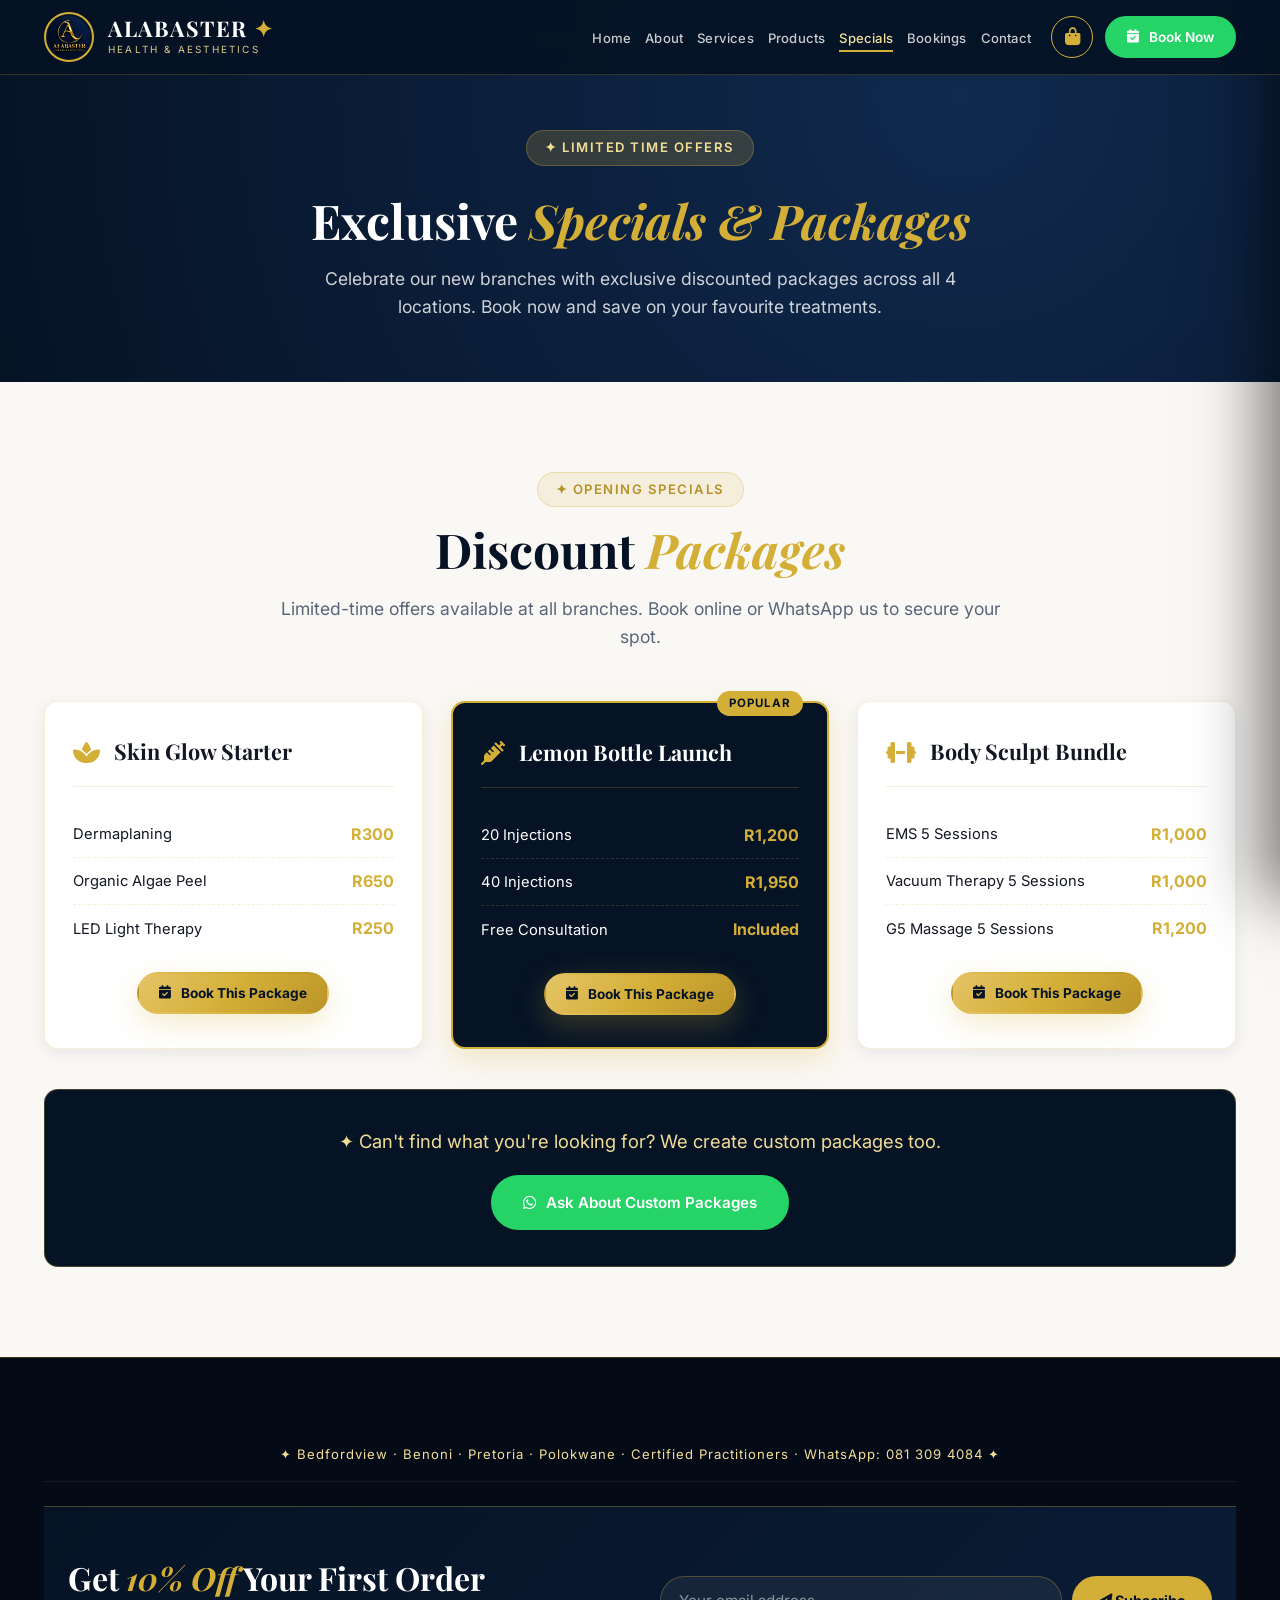
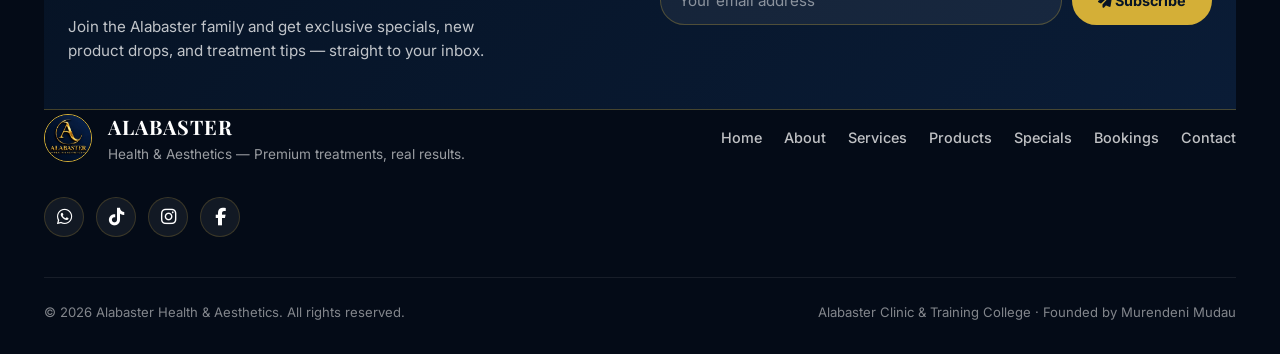
<file: specials.html>
<!DOCTYPE html>
<html lang="en">
<head>
    <meta charset="UTF-8" />
    <meta name="viewport" content="width=device-width, initial-scale=1.0" />
    <title>Specials &amp; Packages · Alabaster Health &amp; Aesthetics</title>
    <meta name="description" content="View exclusive opening specials and discounted treatment packages at Alabaster Health & Aesthetics across all 4 branches." />
    <link rel="preconnect" href="https://fonts.googleapis.com" />
    <link rel="preconnect" href="https://fonts.gstatic.com" crossorigin />
    <link href="https://fonts.googleapis.com/css2?family=Inter:opsz,wght@14..32,300;14..32,400;14..32,500;14..32,600;14..32,700&family=Playfair+Display:ital,wght@0,400;0,600;0,700;1,400&display=swap" rel="stylesheet" />
    <link rel="stylesheet" href="https://cdnjs.cloudflare.com/ajax/libs/font-awesome/6.5.0/css/all.min.css" />
    <link rel="stylesheet" href="css/style.css" />
</head>
<body>

    <header class="header" id="header">
        <div class="container header__inner">
            <a href="index.html" class="logo">
                <img src="image/logo.jpeg" alt="Alabaster Health & Aesthetics" class="logo__image" />
                <div class="logo__text-group">
                    <span class="logo__text">ALABASTER <span>✦</span></span>
                    <span class="logo__sub">Health &amp; Aesthetics</span>
                </div>
            </a>
            <button class="nav-toggle" id="navToggle" aria-label="Toggle navigation">
                <span class="nav-toggle__bar"></span>
                <span class="nav-toggle__bar"></span>
                <span class="nav-toggle__bar"></span>
            </button>
            <nav class="nav" id="nav">
                <ul class="nav__list">
                    <li><a href="index.html" class="nav__link">Home</a></li>
                    <li><a href="about.html" class="nav__link">About</a></li>
                    <li><a href="services.html" class="nav__link">Services</a></li>
                    <li><a href="products.html" class="nav__link">Products</a></li>
                    <li><a href="specials.html" class="nav__link active">Specials</a></li>
                    <li><a href="Bookings.html" class="nav__link">Bookings</a></li>
                    <li><a href="contact.html" class="nav__link">Contact</a></li>
                </ul>
                <div class="header__actions">
                    <button class="cart-toggle" id="cartToggle" aria-label="Open cart">
                        <i class="fas fa-shopping-bag"></i>
                        <span class="cart-count" style="display:none;">0</span>
                    </button>
                    <a href="Bookings.html" class="btn btn--whatsapp btn--sm nav__cta"><i class="fas fa-calendar-check"></i> Book Now</a>
                </div>
            </nav>
        </div>
    </header>

    <div class="cart-overlay" id="cartOverlay"></div>
    <aside class="cart-drawer" id="cartDrawer" aria-label="Shopping cart">
        <div class="cart-drawer__header">
            <h3><i class="fas fa-shopping-bag"></i> Your Cart</h3>
            <button class="cart-drawer__close" id="cartClose" aria-label="Close cart"><i class="fas fa-times"></i></button>
        </div>
        <div class="cart-drawer__items"></div>
        <div class="cart-drawer__footer">
            <div class="cart-drawer__total"><span>Total</span><strong class="cart-drawer__total-amount">R0</strong></div>
            <button class="btn btn--gold cart-drawer__checkout" style="width:100%;"><i class="fas fa-lock"></i> Proceed To Checkout</button>
            <p class="cart-drawer__note"><i class="fas fa-info-circle"></i> Secure payment on the next page.</p>
        </div>
    </aside>

    <section style="background: radial-gradient(circle at 75% 25%, #10294e 0%, var(--navy) 100%); padding: 130px 0 60px; color: var(--white); text-align: center;">
        <div class="container">
            <span class="section-heading__tag" style="background: rgba(212,175,55,0.2); color: var(--gold-light);">✦ Limited Time Offers</span>
            <h1 class="section-heading__title" style="color: var(--white); margin-top: 12px;">Exclusive <span>Specials &amp; Packages</span></h1>
            <p class="section-heading__text" style="color: rgba(255,255,255,0.8); max-width: 680px; margin: 0 auto;">Celebrate our new branches with exclusive discounted packages across all 4 locations. Book now and save on your favourite treatments.</p>
        </div>
    </section>

    <section class="page-section">
        <div class="container">
            <div class="section-heading">
                <span class="section-heading__tag">✦ Opening Specials</span>
                <h2 class="section-heading__title">Discount <span>Packages</span></h2>
                <p class="section-heading__text">Limited-time offers available at all branches. Book online or WhatsApp us to secure your spot.</p>
            </div>
            <div class="specials__grid">
                <div class="special-card">
                    <div class="special-card__header"><i class="fas fa-spa"></i><h3>Skin Glow Starter</h3></div>
                    <ul class="special-card__list">
                        <li>Dermaplaning <strong>R300</strong></li>
                        <li>Organic Algae Peel <strong>R650</strong></li>
                        <li>LED Light Therapy <strong>R250</strong></li>
                    </ul>
                    <div style="text-align:center; margin-top:20px;">
                        <a href="Bookings.html?service=skin-glow" class="btn btn--gold btn--sm"><i class="fas fa-calendar-check"></i> Book This Package</a>
                    </div>
                </div>
                <div class="special-card special-card--highlight">
                    <div class="special-card__header"><i class="fas fa-syringe"></i><h3>Lemon Bottle Launch</h3></div>
                    <ul class="special-card__list">
                        <li>20 Injections <strong>R1,200</strong></li>
                        <li>40 Injections <strong>R1,950</strong></li>
                        <li>Free Consultation <strong>Included</strong></li>
                    </ul>
                    <div style="text-align:center; margin-top:20px;">
                        <a href="Bookings.html?service=lemon-bottle" class="btn btn--gold btn--sm"><i class="fas fa-calendar-check"></i> Book This Package</a>
                    </div>
                </div>
                <div class="special-card">
                    <div class="special-card__header"><i class="fas fa-dumbbell"></i><h3>Body Sculpt Bundle</h3></div>
                    <ul class="special-card__list">
                        <li>EMS 5 Sessions <strong>R1,000</strong></li>
                        <li>Vacuum Therapy 5 Sessions <strong>R1,000</strong></li>
                        <li>G5 Massage 5 Sessions <strong>R1,200</strong></li>
                    </ul>
                    <div style="text-align:center; margin-top:20px;">
                        <a href="Bookings.html?service=body-sculpt" class="btn btn--gold btn--sm"><i class="fas fa-calendar-check"></i> Book This Package</a>
                    </div>
                </div>
            </div>
            <div class="specials__cta" style="margin-top: 40px;">
                <p>✦ Can't find what you're looking for? We create custom packages too.</p>
                <a href="https://wa.me/27813094084?text=Hi%2C%20I%20would%20like%20to%20enquire%20about%20a%20custom%20package" target="_blank" rel="noopener" class="btn btn--whatsapp"><i class="fab fa-whatsapp"></i> Ask About Custom Packages</a>
            </div>
        </div>
    </section>

    <footer class="footer">
        <div class="container">
            <div class="footer__locations-bar">✦ Bedfordview · Benoni · Pretoria · Polokwane · Certified Practitioners · WhatsApp: 081 309 4084 ✦</div>

            <div class="newsletter-section">
                <div class="container">
                    <div class="newsletter-inner">
                        <div class="newsletter-text">
                            <h3>Get <span>10% Off</span> Your First Order</h3>
                            <p>Join the Alabaster family and get exclusive specials, new product drops, and treatment tips — straight to your inbox.</p>
                        </div>
                        <form class="newsletter-form">
                            <input type="email" placeholder="Your email address" required />
                            <button type="submit"><i class="fas fa-paper-plane"></i> Subscribe</button>
                            <div class="newsletter-msg"></div>
                        </form>
                    </div>
                </div>
            </div>

            <div class="footer__inner">
                <div class="footer__brand">
                    <img src="image/logo.jpeg" alt="Alabaster Health & Aesthetics" class="footer__logo-image" />
                    <div><div class="footer__brand-text">ALABASTER</div><p>Health &amp; Aesthetics — Premium treatments, real results.</p></div>
                </div>
                <div class="footer__links">
                    <a href="index.html">Home</a><a href="about.html">About</a><a href="services.html">Services</a><a href="products.html">Products</a><a href="specials.html">Specials</a><a href="Bookings.html">Bookings</a><a href="contact.html">Contact</a>
                </div>
                <div class="footer__social">
                    <a href="https://wa.me/27813094084" target="_blank" aria-label="WhatsApp"><i class="fab fa-whatsapp"></i></a>
                    <a href="https://www.tiktok.com/@alabaster_health_aesthetics" target="_blank" aria-label="TikTok"><i class="fab fa-tiktok"></i></a>
                    <a href="https://www.instagram.com/alabaster_health_aesthetics" target="_blank" aria-label="Instagram"><i class="fab fa-instagram"></i></a>
                    <a href="https://www.facebook.com" target="_blank" aria-label="Facebook"><i class="fab fa-facebook-f"></i></a>
                </div>
            </div>
            <div class="footer__bottom">
                <p>&copy; 2026 Alabaster Health &amp; Aesthetics. All rights reserved.</p>
                <p class="footer__ai">Alabaster Clinic &amp; Training College · Founded by Murendeni Mudau</p>
            </div>
        </div>
    </footer>

    <script src="js/cart.js"></script>
    <script src="js/features.js"></script>
    <script src="js/script.js"></script>
</body>
</html>
</file>
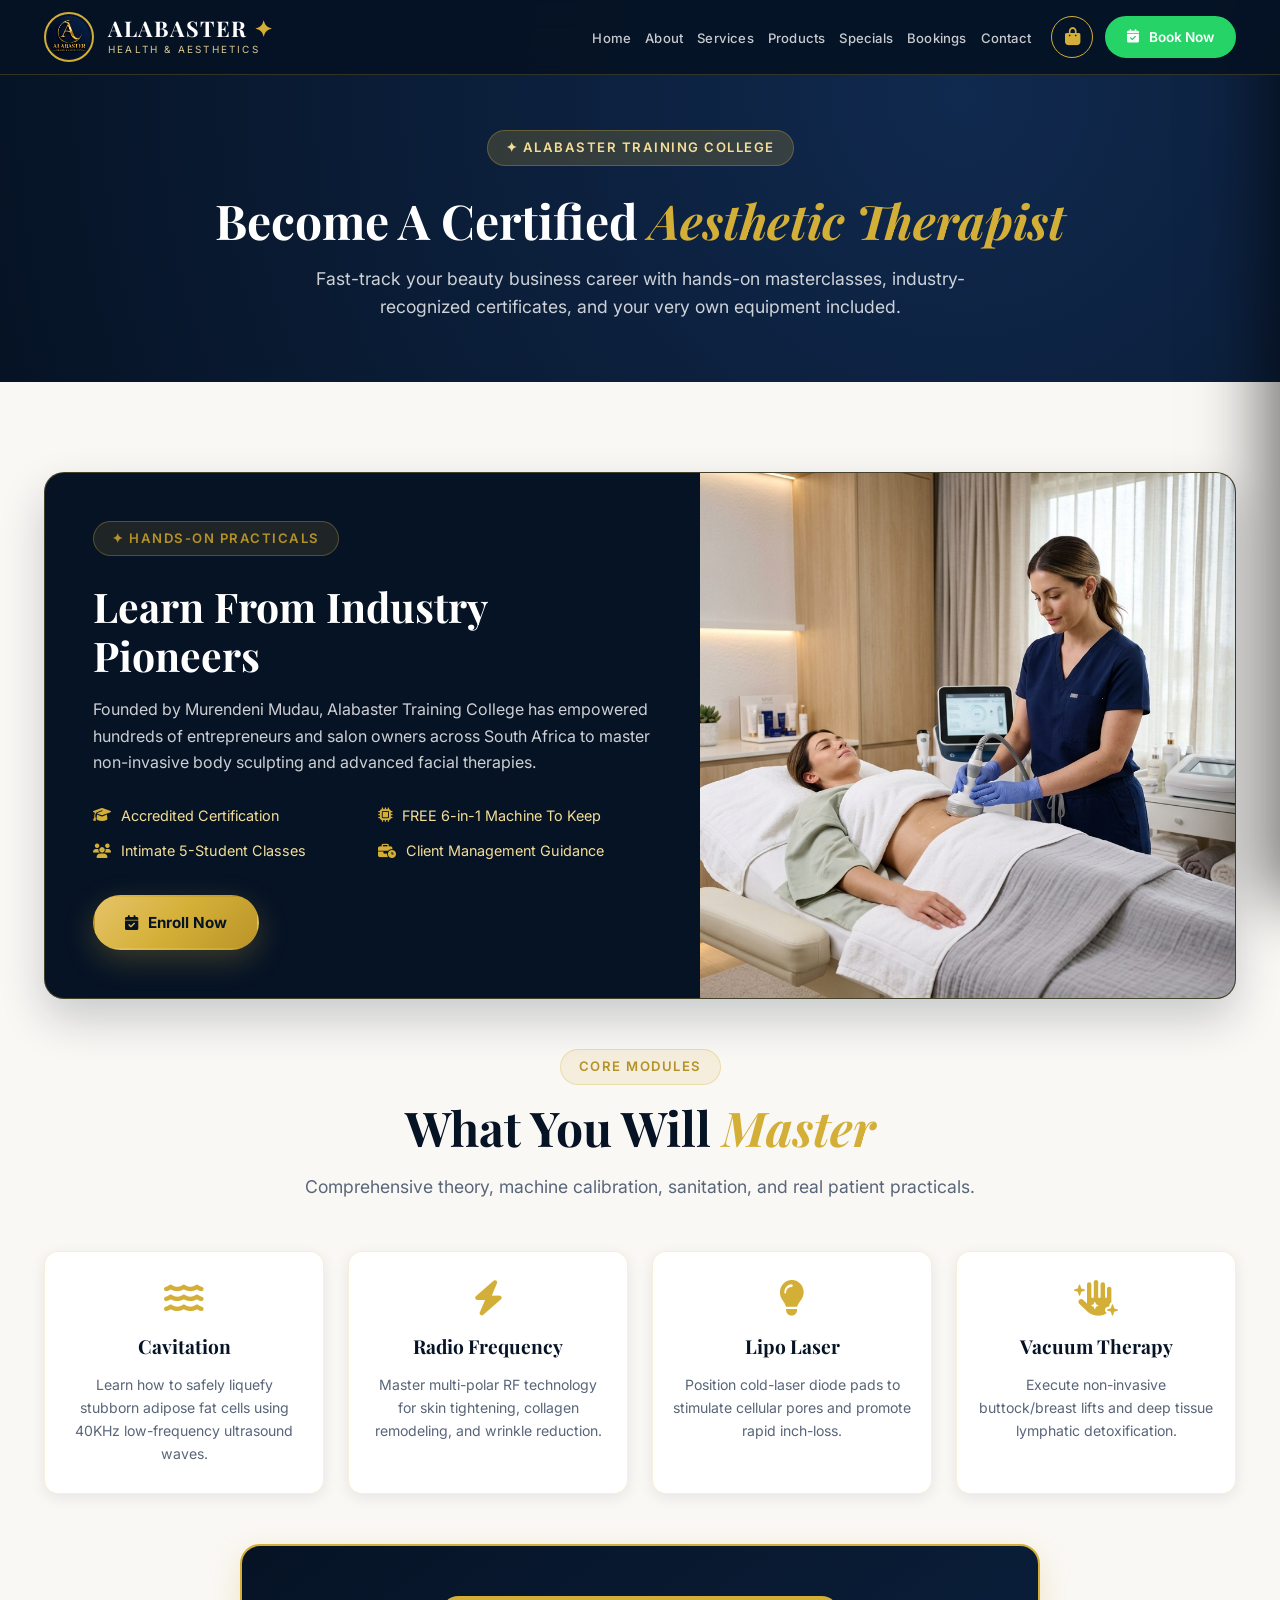
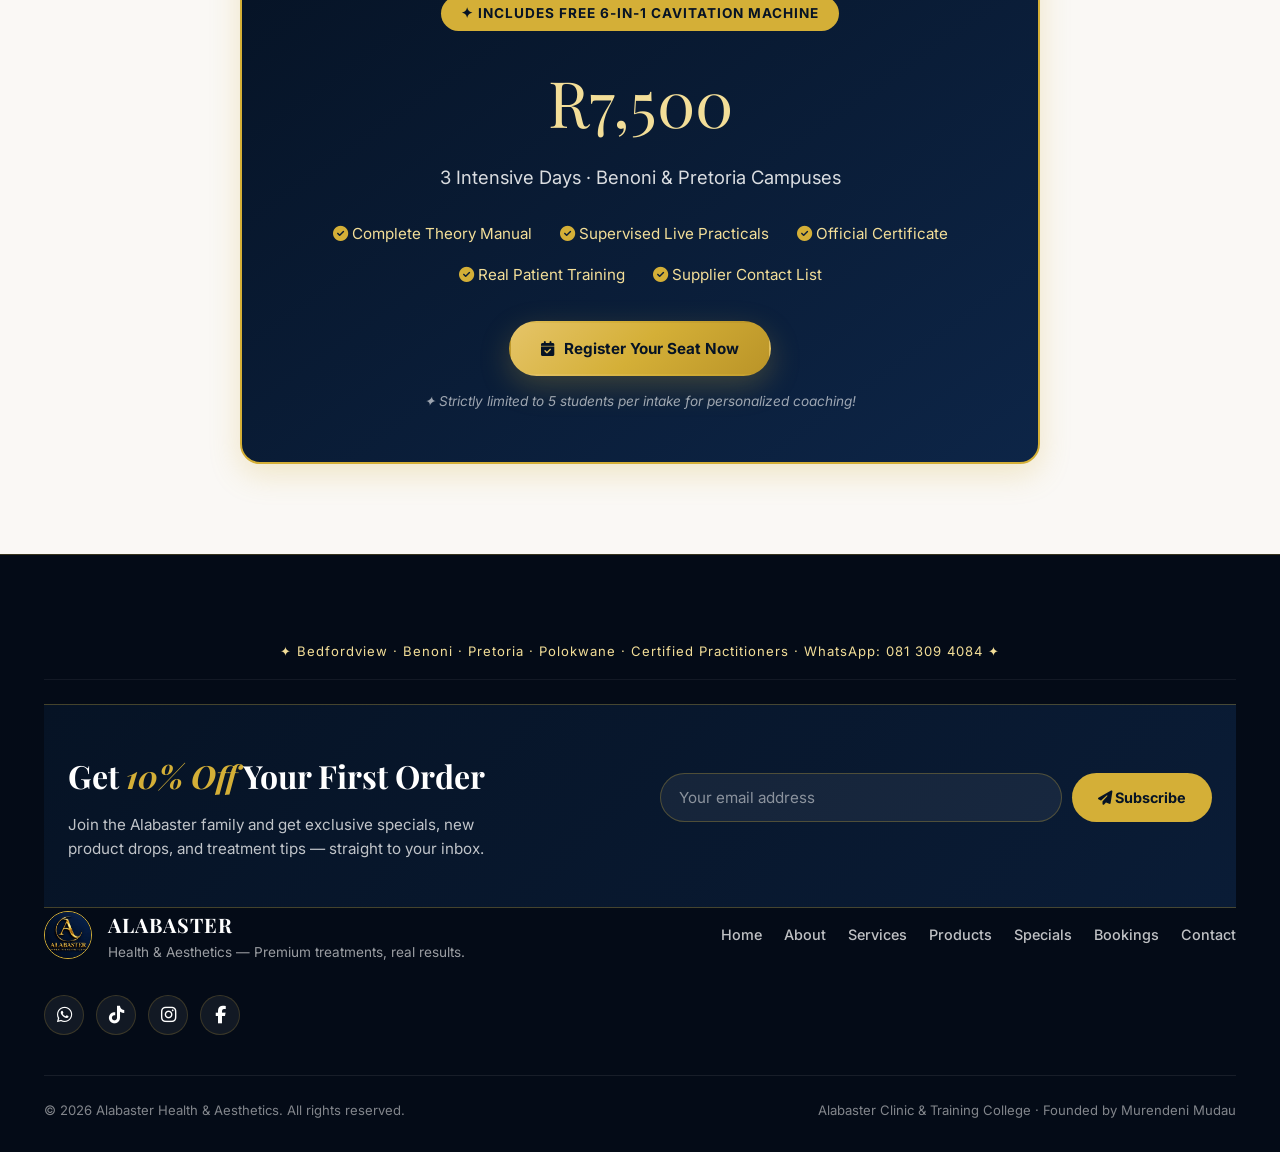
<file: training.html>
<!DOCTYPE html>
<html lang="en">
<head>
    <meta charset="UTF-8" />
    <meta name="viewport" content="width=device-width, initial-scale=1.0" />
    <title>Professional Training · Alabaster Health &amp; Aesthetics College</title>
    <meta name="description" content="Accredited Body & Face Contouring training with FREE 6-in-1 machine, hands-on practicals, and certificates in Benoni and Pretoria." />
    <link rel="preconnect" href="https://fonts.googleapis.com" />
    <link rel="preconnect" href="https://fonts.gstatic.com" crossorigin />
    <link href="https://fonts.googleapis.com/css2?family=Inter:opsz,wght@14..32,300;14..32,400;14..32,500;14..32,600;14..32,700&family=Playfair+Display:ital,wght@0,400;0,600;0,700;1,400&display=swap" rel="stylesheet" />
    <link rel="stylesheet" href="https://cdnjs.cloudflare.com/ajax/libs/font-awesome/6.5.0/css/all.min.css" />
    <link rel="stylesheet" href="css/style.css" />
</head>
<body>

    <header class="header" id="header">
        <div class="container header__inner">
            <a href="index.html" class="logo">
                <img src="image/logo.jpeg" alt="Alabaster Health & Aesthetics" class="logo__image" />
                <div class="logo__text-group">
                    <span class="logo__text">ALABASTER <span>✦</span></span>
                    <span class="logo__sub">Health &amp; Aesthetics</span>
                </div>
            </a>
            <button class="nav-toggle" id="navToggle" aria-label="Toggle navigation">
                <span class="nav-toggle__bar"></span>
                <span class="nav-toggle__bar"></span>
                <span class="nav-toggle__bar"></span>
            </button>
            <nav class="nav" id="nav">
                <ul class="nav__list">
                    <li><a href="index.html" class="nav__link">Home</a></li>
                    <li><a href="about.html" class="nav__link">About</a></li>
                    <li><a href="services.html" class="nav__link">Services</a></li>
                    <li><a href="products.html" class="nav__link">Products</a></li>
                    <li><a href="specials.html" class="nav__link">Specials</a></li>
                    <li><a href="Bookings.html" class="nav__link">Bookings</a></li>
                    <li><a href="contact.html" class="nav__link">Contact</a></li>
                </ul>
                <div class="header__actions">
                    <button class="cart-toggle" id="cartToggle" aria-label="Open cart">
                        <i class="fas fa-shopping-bag"></i>
                        <span class="cart-count" style="display:none;">0</span>
                    </button>
                    <a href="Bookings.html" class="btn btn--whatsapp btn--sm nav__cta"><i class="fas fa-calendar-check"></i> Book Now</a>
                </div>
            </nav>
        </div>
    </header>

    <div class="cart-overlay" id="cartOverlay"></div>
    <aside class="cart-drawer" id="cartDrawer" aria-label="Shopping cart">
        <div class="cart-drawer__header">
            <h3><i class="fas fa-shopping-bag"></i> Your Cart</h3>
            <button class="cart-drawer__close" id="cartClose" aria-label="Close cart"><i class="fas fa-times"></i></button>
        </div>
        <div class="cart-drawer__items"></div>
        <div class="cart-drawer__footer">
            <div class="cart-drawer__total"><span>Total</span><strong class="cart-drawer__total-amount">R0</strong></div>
            <button class="btn btn--gold cart-drawer__checkout" style="width:100%;"><i class="fas fa-lock"></i> Proceed To Checkout</button>
            <p class="cart-drawer__note"><i class="fas fa-info-circle"></i> Secure payment on the next page.</p>
        </div>
    </aside>

    <section style="background: radial-gradient(circle at 75% 25%, #10294e 0%, var(--navy) 100%); padding: 130px 0 60px; color: var(--white); text-align: center;">
        <div class="container">
            <span class="section-heading__tag" style="background: rgba(212,175,55,0.2); color: var(--gold-light);">✦ Alabaster Training College</span>
            <h1 class="section-heading__title" style="color: var(--white); margin-top: 12px;">Become A Certified <span>Aesthetic Therapist</span></h1>
            <p class="section-heading__text" style="color: rgba(255,255,255,0.8); max-width: 680px; margin: 0 auto;">Fast-track your beauty business career with hands-on masterclasses, industry-recognized certificates, and your very own equipment included.</p>
        </div>
    </section>

    <section class="page-section">
        <div class="container">
            <div class="showcase-banner" style="margin-bottom: 50px;">
                <div class="showcase-banner__inner">
                    <div class="showcase-banner__content">
                        <span class="section-heading__tag">✦ Hands-On Practicals</span>
                        <h2 class="showcase-banner__title">Learn From <span>Industry Pioneers</span></h2>
                        <p class="showcase-banner__text">Founded by Murendeni Mudau, Alabaster Training College has empowered hundreds of entrepreneurs and salon owners across South Africa to master non-invasive body sculpting and advanced facial therapies.</p>
                        <div class="showcase-banner__features">
                            <div class="showcase-banner__feature"><i class="fas fa-graduation-cap"></i> Accredited Certification</div>
                            <div class="showcase-banner__feature"><i class="fas fa-microchip"></i> FREE 6-in-1 Machine To Keep</div>
                            <div class="showcase-banner__feature"><i class="fas fa-users"></i> Intimate 5-Student Classes</div>
                            <div class="showcase-banner__feature"><i class="fas fa-business-time"></i> Client Management Guidance</div>
                        </div>
                        <a href="Bookings.html?service=training" class="btn btn--gold"><i class="fas fa-calendar-check"></i> Enroll Now</a>
                    </div>
                    <div class="showcase-banner__media"><img src="image/body-contouring.jpg" alt="Hands-on Body Contouring Training Session" loading="lazy" /></div>
                </div>
            </div>
            <div class="section-heading">
                <span class="section-heading__tag">Core Modules</span>
                <h2 class="section-heading__title">What You Will <span>Master</span></h2>
                <p class="section-heading__text">Comprehensive theory, machine calibration, sanitation, and real patient practicals.</p>
            </div>
            <div class="training__grid">
                <div class="training-card"><i class="fas fa-water"></i><h4>Cavitation</h4><p>Learn how to safely liquefy stubborn adipose fat cells using 40KHz low-frequency ultrasound waves.</p></div>
                <div class="training-card"><i class="fas fa-bolt"></i><h4>Radio Frequency</h4><p>Master multi-polar RF technology for skin tightening, collagen remodeling, and wrinkle reduction.</p></div>
                <div class="training-card"><i class="fas fa-lightbulb"></i><h4>Lipo Laser</h4><p>Position cold-laser diode pads to stimulate cellular pores and promote rapid inch-loss.</p></div>
                <div class="training-card"><i class="fas fa-hand-sparkles"></i><h4>Vacuum Therapy</h4><p>Execute non-invasive buttock/breast lifts and deep tissue lymphatic detoxification.</p></div>
            </div>
            <div class="training__offer">
                <div class="training__offer-badge"><span class="badge">✦ INCLUDES FREE 6-IN-1 CAVITATION MACHINE</span></div>
                <div class="training__offer-title">R7,500</div>
                <p class="training__offer-sub">3 Intensive Days · Benoni &amp; Pretoria Campuses</p>
                <div class="training__offer-features">
                    <span><i class="fas fa-check-circle"></i> Complete Theory Manual</span>
                    <span><i class="fas fa-check-circle"></i> Supervised Live Practicals</span>
                    <span><i class="fas fa-check-circle"></i> Official Certificate</span>
                    <span><i class="fas fa-check-circle"></i> Real Patient Training</span>
                    <span><i class="fas fa-check-circle"></i> Supplier Contact List</span>
                </div>
                <a href="Bookings.html?service=training" class="btn btn--gold"><i class="fas fa-calendar-check"></i> Register Your Seat Now</a>
                <p class="training__offer-note">✦ Strictly limited to 5 students per intake for personalized coaching!</p>
            </div>
        </div>
    </section>

    <footer class="footer">
        <div class="container">
            <div class="footer__locations-bar">✦ Bedfordview · Benoni · Pretoria · Polokwane · Certified Practitioners · WhatsApp: 081 309 4084 ✦</div>

            <div class="newsletter-section">
                <div class="container">
                    <div class="newsletter-inner">
                        <div class="newsletter-text">
                            <h3>Get <span>10% Off</span> Your First Order</h3>
                            <p>Join the Alabaster family and get exclusive specials, new product drops, and treatment tips — straight to your inbox.</p>
                        </div>
                        <form class="newsletter-form">
                            <input type="email" placeholder="Your email address" required />
                            <button type="submit"><i class="fas fa-paper-plane"></i> Subscribe</button>
                            <div class="newsletter-msg"></div>
                        </form>
                    </div>
                </div>
            </div>

            <div class="footer__inner">
                <div class="footer__brand">
                    <img src="image/logo.jpeg" alt="Alabaster Health & Aesthetics" class="footer__logo-image" />
                    <div><div class="footer__brand-text">ALABASTER</div><p>Health &amp; Aesthetics — Premium treatments, real results.</p></div>
                </div>
                <div class="footer__links">
                    <a href="index.html">Home</a><a href="about.html">About</a><a href="services.html">Services</a><a href="products.html">Products</a><a href="specials.html">Specials</a><a href="Bookings.html">Bookings</a><a href="contact.html">Contact</a>
                </div>
                <div class="footer__social">
                    <a href="https://wa.me/27813094084" target="_blank" aria-label="WhatsApp"><i class="fab fa-whatsapp"></i></a>
                    <a href="https://www.tiktok.com/@alabaster_health_aesthetics" target="_blank" aria-label="TikTok"><i class="fab fa-tiktok"></i></a>
                    <a href="https://www.instagram.com/alabaster_health_aesthetics" target="_blank" aria-label="Instagram"><i class="fab fa-instagram"></i></a>
                    <a href="https://www.facebook.com" target="_blank" aria-label="Facebook"><i class="fab fa-facebook-f"></i></a>
                </div>
            </div>
            <div class="footer__bottom">
                <p>&copy; 2026 Alabaster Health &amp; Aesthetics. All rights reserved.</p>
                <p class="footer__ai">Alabaster Clinic &amp; Training College · Founded by Murendeni Mudau</p>
            </div>
        </div>
    </footer>

    <script src="js/cart.js"></script>
    <script src="js/features.js"></script>
    <script src="js/script.js"></script>
</body>
</html>
</file>
<file: css/style.css>
/* ============================================================
   Alabaster Health & Aesthetics — Master Stylesheet (MERGED)
   Navy + Gold theme · No pink · Emoji-free
   Includes: Base · Header · Hero · Gallery · Map · Booking Engine v4
             · Services Sub-Nav · About Page · Shopping Cart
             · Checkout · Newsletter · Sticky Mobile Bar
             · Stock Badges · Rewards / Loyalty
   ============================================================ */

/* ---------- RESET & BASE ---------- */
*,
*::before,
*::after {
    margin: 0;
    padding: 0;
    box-sizing: border-box;
}

:root {
    --gold: #d4af37;
    --gold-light: #f3de98;
    --gold-dark: #b59228;
    --gold-glow: rgba(212, 175, 55, 0.28);
    --gold-border: rgba(212, 175, 55, 0.3);

    --navy: #061325;
    --navy-soft: #0a1c36;
    --navy-light: #122849;
    --navy-card: #0e2240;
    --navy-mid: #10294e;
    --navy-hover: #0d2848;

    --white: #ffffff;
    --alabaster-cream: #faf8f5;
    --off-white: #f5f1e8;
    --gray-light: #e5e0d5;
    --gray: #9ba6b5;
    --dark-text: #131722;
    --muted-text: #596579;

    --teal: #14b8a6;
    --teal-dark: #0f766e;
    --navy-soft-bg: #f4f7fb;

    --shadow-sm: 0 4px 15px rgba(6, 19, 37, 0.08);
    --shadow-md: 0 10px 30px rgba(6, 19, 37, 0.12);
    --shadow-lg: 0 20px 45px rgba(6, 19, 37, 0.2);
    --shadow-gold: 0 10px 30px rgba(212, 175, 55, 0.25);

    --radius-sm: 8px;
    --radius-md: 14px;
    --radius-lg: 20px;
    --radius-full: 9999px;

    --transition: all 0.3s cubic-bezier(0.25, 0.8, 0.25, 1);
    --font-body: 'Inter', -apple-system, BlinkMacSystemFont, sans-serif;
    --font-display: 'Playfair Display', Georgia, serif;

    --whatsapp-green: #25d366;
    --tiktok-color: #fe2c55;
    --instagram-color: #e4405f;
}

html {
    scroll-behavior: smooth;
    font-size: 16px;
    -webkit-text-size-adjust: 100%;
}

body {
    font-family: var(--font-body);
    color: var(--dark-text);
    background: var(--alabaster-cream);
    line-height: 1.65;
    overflow-x: hidden;
    -webkit-font-smoothing: antialiased;
    -moz-osx-font-smoothing: grayscale;
}

body.menu-open {
    overflow: hidden;
}

a {
    text-decoration: none;
    color: inherit;
    transition: var(--transition);
}

ul {
    list-style: none;
}

img {
    max-width: 100%;
    height: auto;
    display: block;
}

.container {
    width: 100%;
    max-width: 1240px;
    margin: 0 auto;
    padding: 0 24px;
}

/* ---------- TYPOGRAPHY & TAGS ---------- */
.gold {
    color: var(--gold);
}

.section-heading {
    text-align: center;
    max-width: 760px;
    margin: 0 auto 50px;
}

.section-heading--left {
    text-align: left;
    margin-left: 0;
}

.section-heading__tag {
    display: inline-flex;
    align-items: center;
    gap: 6px;
    background: rgba(212, 175, 55, 0.12);
    color: var(--gold-dark);
    padding: 6px 18px;
    border-radius: var(--radius-full);
    font-size: 0.82rem;
    font-weight: 600;
    letter-spacing: 1.5px;
    text-transform: uppercase;
    border: 1px solid var(--gold-border);
    margin-bottom: 14px;
}

.section-heading__title {
    font-family: var(--font-display);
    font-size: clamp(2rem, 4vw, 3rem);
    color: var(--navy);
    line-height: 1.2;
    margin-bottom: 16px;
}

.section-heading__title span {
    color: var(--gold);
    font-style: italic;
}

.section-heading__text {
    font-size: clamp(0.95rem, 1.8vw, 1.1rem);
    color: var(--muted-text);
    line-height: 1.6;
}

/* ---------- BUTTONS ---------- */
.btn {
    display: inline-flex;
    align-items: center;
    justify-content: center;
    gap: 10px;
    padding: 13px 30px;
    border-radius: var(--radius-full);
    font-weight: 600;
    font-size: 0.95rem;
    transition: var(--transition);
    border: 2px solid transparent;
    cursor: pointer;
    white-space: nowrap;
    text-align: center;
    user-select: none;
}

.btn:active {
    transform: scale(0.97);
}

.btn--primary {
    background: var(--navy);
    color: var(--white);
    border-color: var(--navy);
}

.btn--primary:hover {
    background: var(--navy-soft);
    border-color: var(--gold);
    color: var(--gold-light);
    transform: translateY(-2px);
    box-shadow: 0 10px 25px rgba(6, 19, 37, 0.35);
}

.btn--gold {
    background: linear-gradient(135deg, #e5c468 0%, #d4af37 50%, #ba9428 100%);
    color: var(--navy);
    border-color: transparent;
    font-weight: 700;
    box-shadow: var(--shadow-gold);
}

.btn--gold:hover {
    transform: translateY(-2px);
    box-shadow: 0 12px 30px rgba(212, 175, 55, 0.45);
    filter: brightness(1.06);
}

.btn--outline {
    background: rgba(255, 255, 255, 0.05);
    color: var(--white);
    border-color: var(--gold);
    backdrop-filter: blur(8px);
}

.btn--outline:hover {
    background: var(--gold);
    color: var(--navy);
    transform: translateY(-2px);
    box-shadow: var(--shadow-gold);
}

.btn--whatsapp {
    background: var(--whatsapp-green);
    color: var(--white);
    border-color: var(--whatsapp-green);
}

.btn--whatsapp:hover {
    background: #1eb956;
    border-color: #1eb956;
    transform: translateY(-2px);
    box-shadow: 0 10px 25px rgba(37, 211, 102, 0.35);
}

.btn--sm {
    padding: 8px 20px;
    font-size: 0.85rem;
}

.btn--xs {
    padding: 5px 14px;
    font-size: 0.78rem;
}

/* ---------- HEADER & NAVIGATION ---------- */
.header {
    position: fixed;
    top: 0;
    left: 0;
    width: 100%;
    z-index: 1000;
    background: rgba(6, 19, 37, 0.94);
    backdrop-filter: blur(14px);
    -webkit-backdrop-filter: blur(14px);
    padding: 12px 0;
    transition: var(--transition);
    border-bottom: 1px solid rgba(212, 175, 55, 0.22);
}

.header.header--scrolled {
    background: rgba(4, 13, 26, 0.98);
    padding: 8px 0;
    box-shadow: 0 12px 35px rgba(0, 0, 0, 0.45);
    border-bottom-color: rgba(212, 175, 55, 0.35);
}

.header__inner {
    display: flex;
    align-items: center;
    justify-content: space-between;
}

.logo {
    display: flex;
    align-items: center;
    gap: 14px;
    flex-shrink: 0;
}

.logo__image {
    width: 50px;
    height: 50px;
    border-radius: 50%;
    object-fit: cover;
    border: 2px solid var(--gold);
    transition: var(--transition);
    background: var(--navy);
    padding: 2px;
}

.logo:hover .logo__image {
    transform: scale(1.08) rotate(5deg);
    box-shadow: 0 0 25px var(--gold);
}

.logo__text-group {
    display: flex;
    flex-direction: column;
}

.logo__text {
    font-family: var(--font-display);
    font-weight: 700;
    color: var(--white);
    letter-spacing: 1.5px;
    font-size: clamp(1.05rem, 2.2vw, 1.35rem);
    line-height: 1.1;
}

.logo__text span {
    color: var(--gold);
}

.logo__sub {
    font-size: 0.62rem;
    color: var(--gold-light);
    letter-spacing: 2.2px;
    text-transform: uppercase;
    font-weight: 400;
    opacity: 0.9;
}

.nav {
    display: flex;
    align-items: center;
    gap: 32px;
}

.nav__list {
    display: flex;
    align-items: center;
    gap: 20px;
}

.nav__link {
    color: rgba(255, 255, 255, 0.78);
    font-weight: 500;
    font-size: 0.88rem;
    letter-spacing: 0.2px;
    padding: 6px 0;
    position: relative;
    transition: var(--transition);
}

.nav__link::after {
    content: '';
    position: absolute;
    bottom: 0;
    left: 0;
    width: 0;
    height: 2px;
    background: var(--gold);
    transition: width 0.3s ease;
}

.nav__link:hover,
.nav__link.active {
    color: var(--gold-light);
}

.nav__link:hover::after,
.nav__link.active::after {
    width: 100%;
}

.nav-toggle {
    display: none;
    flex-direction: column;
    justify-content: center;
    align-items: center;
    gap: 6px;
    width: 44px;
    height: 44px;
    background: rgba(212, 175, 55, 0.1);
    border: 1px solid var(--gold-border);
    border-radius: var(--radius-sm);
    cursor: pointer;
    padding: 8px;
    z-index: 1002;
    transition: var(--transition);
}

.nav-toggle:hover {
    background: rgba(212, 175, 55, 0.2);
}

.nav-toggle__bar {
    width: 24px;
    height: 2px;
    background: var(--gold);
    border-radius: 2px;
    transition: var(--transition);
}

.nav-overlay {
    position: fixed;
    inset: 0;
    background: rgba(4, 11, 23, 0.75);
    backdrop-filter: blur(5px);
    -webkit-backdrop-filter: blur(5px);
    z-index: 998;
    opacity: 0;
    visibility: hidden;
    transition: opacity 0.35s ease, visibility 0.35s ease;
}

.nav-overlay.active {
    opacity: 1;
    visibility: visible;
}

/* ---------- HERO SECTION & 3D BACKGROUND ---------- */
.hero {
    position: relative;
    min-height: 100vh;
    display: flex;
    align-items: center;
    background: radial-gradient(circle at 75% 35%, #10294e 0%, var(--navy-soft) 45%, var(--navy) 100%);
    padding-top: 90px;
    padding-bottom: 50px;
    overflow: hidden;
}

.hero__3d-canvas {
    position: absolute;
    inset: 0;
    width: 100%;
    height: 100%;
    z-index: 1;
    pointer-events: auto;
    opacity: 0;
    transition: opacity 1.5s ease-in-out;
}

.hero__gradient-glow {
    position: absolute;
    width: 550px;
    height: 550px;
    background: radial-gradient(circle, rgba(212, 175, 55, 0.12) 0%, transparent 70%);
    top: 20%;
    right: 15%;
    border-radius: 50%;
    pointer-events: none;
    z-index: 0;
}

.hero__inner {
    position: relative;
    z-index: 2;
    width: 100%;
}

.hero__content {
    max-width: 650px;
    color: var(--white);
    padding: 30px 0;
}

.hero__badge {
    display: inline-flex;
    align-items: center;
    gap: 8px;
    background: rgba(212, 175, 55, 0.14);
    color: var(--gold-light);
    padding: 7px 20px;
    border-radius: var(--radius-full);
    font-size: 0.82rem;
    letter-spacing: 2px;
    text-transform: uppercase;
    border: 1px solid rgba(212, 175, 55, 0.35);
    margin-bottom: 22px;
    backdrop-filter: blur(8px);
}

.hero__badge-pulse {
    width: 8px;
    height: 8px;
    background: var(--gold);
    border-radius: 50%;
    box-shadow: 0 0 10px var(--gold);
    animation: pulse 1.8s infinite;
}

@keyframes pulse {
    0%, 100% { transform: scale(1); opacity: 1; }
    50% { transform: scale(1.4); opacity: 0.6; }
}

.hero__title {
    font-family: var(--font-display);
    font-size: clamp(2.4rem, 6vw, 4.4rem);
    line-height: 1.1;
    margin-bottom: 20px;
}

.hero__title--light {
    font-weight: 400;
    display: block;
    color: rgba(255, 255, 255, 0.9);
}

.hero__title--bold {
    font-weight: 700;
    background: linear-gradient(135deg, #ffffff 10%, #f6e29f 50%, #d4af37 100%);
    -webkit-background-clip: text;
    -webkit-text-fill-color: transparent;
    display: block;
}

.hero__text {
    font-size: clamp(1rem, 1.9vw, 1.18rem);
    color: rgba(255, 255, 255, 0.82);
    margin-bottom: 34px;
    max-width: 520px;
    line-height: 1.65;
}

.hero__actions {
    display: flex;
    align-items: center;
    gap: 16px;
    flex-wrap: wrap;
    margin-bottom: 40px;
}

.hero__trust {
    display: flex;
    flex-wrap: wrap;
    gap: 20px 30px;
    font-size: 0.88rem;
    color: rgba(255, 255, 255, 0.75);
    border-top: 1px solid rgba(255, 255, 255, 0.12);
    padding-top: 24px;
}

.hero__trust span {
    display: inline-flex;
    align-items: center;
    gap: 8px;
}

.hero__trust i {
    color: var(--gold);
    font-size: 1rem;
}

.hero__3d-hint {
    display: inline-flex;
    align-items: center;
    gap: 10px;
    background: rgba(6, 19, 37, 0.6);
    border: 1px solid var(--gold-border);
    padding: 6px 16px;
    border-radius: var(--radius-full);
    color: var(--gold-light);
    font-size: 0.78rem;
    letter-spacing: 0.5px;
    margin-top: 20px;
    backdrop-filter: blur(8px);
}

.hero__scroll {
    position: absolute;
    bottom: 24px;
    left: 50%;
    transform: translateX(-50%);
    z-index: 2;
    color: rgba(255, 255, 255, 0.4);
    display: flex;
    flex-direction: column;
    align-items: center;
    gap: 6px;
    font-size: 0.72rem;
    letter-spacing: 2px;
    text-transform: uppercase;
    animation: bounce 2.2s infinite;
}

@keyframes bounce {
    0%, 100% { transform: translateX(-50%) translateY(0); }
    50% { transform: translateX(-50%) translateY(-8px); }
}

/* ---------- STATS STRIP ---------- */
.about-stats {
    background: var(--navy);
    border-top: 1px solid rgba(212, 175, 55, 0.25);
    border-bottom: 1px solid rgba(212, 175, 55, 0.25);
    padding: 50px 0;
    position: relative;
    z-index: 2;
}

.about-stats__inner {
    display: grid;
    grid-template-columns: repeat(4, 1fr);
    gap: 28px;
    text-align: center;
}

.stat {
    padding: 10px 16px;
    border-right: 1px solid rgba(212, 175, 55, 0.18);
}

.stat:last-child {
    border-right: none;
}

.stat__number {
    display: block;
    font-family: var(--font-display);
    font-size: clamp(2.2rem, 4.5vw, 3.4rem);
    font-weight: 700;
    color: var(--white);
    line-height: 1.1;
    margin-bottom: 6px;
}

.stat__label {
    font-size: 0.88rem;
    color: rgba(255, 255, 255, 0.7);
    letter-spacing: 1px;
    text-transform: uppercase;
    font-weight: 500;
}

/* ---------- GENERAL PAGE SECTION ---------- */
.page-section {
    padding: 90px 0;
    position: relative;
}

.page-section--dark {
    background: var(--navy);
    color: var(--white);
}

.page-section--dark .section-heading__title {
    color: var(--white);
}

.page-section--dark .section-heading__text {
    color: rgba(255, 255, 255, 0.75);
}

/* ---------- MEDIA-ENRICHED CARDS ---------- */
.services-preview__grid {
    display: grid;
    grid-template-columns: repeat(3, 1fr);
    gap: 28px;
}

.service-card-media {
    background: var(--white);
    border-radius: var(--radius-md);
    overflow: hidden;
    box-shadow: var(--shadow-sm);
    transition: var(--transition);
    border: 1px solid rgba(212, 175, 55, 0.2);
    display: flex;
    flex-direction: column;
}

.service-card-media:hover {
    transform: translateY(-8px);
    box-shadow: var(--shadow-lg);
    border-color: var(--gold);
}

.service-card-media__image-wrap {
    position: relative;
    width: 100%;
    aspect-ratio: 16 / 10;
    overflow: hidden;
    background: var(--navy);
}

.service-card-media__image-wrap img {
    width: 100%;
    height: 100%;
    object-fit: cover;
    transition: transform 0.6s cubic-bezier(0.25, 0.8, 0.25, 1);
}

.service-card-media:hover .service-card-media__image-wrap img {
    transform: scale(1.08);
}

.service-card-media__badge {
    position: absolute;
    top: 14px;
    right: 14px;
    background: rgba(6, 19, 37, 0.88);
    color: var(--gold);
    padding: 5px 12px;
    border-radius: var(--radius-full);
    font-size: 0.75rem;
    font-weight: 600;
    border: 1px solid var(--gold-border);
    backdrop-filter: blur(6px);
}

.service-card-media__body {
    padding: 24px;
    display: flex;
    flex-direction: column;
    flex-grow: 1;
}

.service-card-media__icon {
    width: 44px;
    height: 44px;
    border-radius: var(--radius-sm);
    background: rgba(212, 175, 55, 0.12);
    color: var(--navy);
    display: flex;
    align-items: center;
    justify-content: center;
    font-size: 1.25rem;
    margin-bottom: 16px;
    border: 1px solid var(--gold-border);
}

.service-card-media__title {
    font-family: var(--font-display);
    font-size: 1.35rem;
    color: var(--navy);
    margin-bottom: 10px;
}

.service-card-media__desc {
    color: var(--muted-text);
    font-size: 0.92rem;
    line-height: 1.6;
    margin-bottom: 20px;
    flex-grow: 1;
}

.link-arrow {
    display: inline-flex;
    align-items: center;
    gap: 8px;
    color: var(--gold-dark);
    font-weight: 600;
    font-size: 0.92rem;
    transition: var(--transition);
}

.link-arrow:hover {
    color: var(--navy);
    gap: 12px;
}

/* ---------- CLINIC SHOWCASE & THERAPY REELS ---------- */
.showcase-banner {
    position: relative;
    border-radius: var(--radius-lg);
    overflow: hidden;
    background: var(--navy);
    border: 1px solid var(--gold-border);
    box-shadow: var(--shadow-lg);
    margin-bottom: 50px;
}

.showcase-banner__inner {
    display: grid;
    grid-template-columns: 1.1fr 0.9fr;
    align-items: center;
}

.showcase-banner__content {
    padding: 48px;
    color: var(--white);
}

.showcase-banner__title {
    font-family: var(--font-display);
    font-size: clamp(1.8rem, 3.2vw, 2.6rem);
    color: var(--white);
    margin: 12px 0 16px;
    line-height: 1.2;
}

.showcase-banner__text {
    color: rgba(255, 255, 255, 0.8);
    font-size: 1rem;
    line-height: 1.65;
    margin-bottom: 28px;
}

.showcase-banner__features {
    display: grid;
    grid-template-columns: 1fr 1fr;
    gap: 12px;
    margin-bottom: 32px;
}

.showcase-banner__feature {
    display: flex;
    align-items: center;
    gap: 10px;
    font-size: 0.9rem;
    color: var(--gold-light);
}

.showcase-banner__feature i {
    color: var(--gold);
}

.showcase-banner__media {
    height: 100%;
    min-height: 380px;
    position: relative;
    overflow: hidden;
}

.showcase-banner__media img {
    width: 100%;
    height: 100%;
    object-fit: cover;
    transition: transform 0.7s cubic-bezier(0.25, 0.8, 0.25, 1);
}

.showcase-banner:hover .showcase-banner__media img {
    transform: scale(1.04);
}

/* ---------- TIKTOK & THERAPY SESSIONS GRID ---------- */
.therapy-reels__grid {
    display: grid;
    grid-template-columns: repeat(4, 1fr);
    gap: 20px;
}

.therapy-reel-card {
    position: relative;
    border-radius: var(--radius-md);
    overflow: hidden;
    background: var(--navy);
    border: 1px solid var(--gold-border);
    cursor: pointer;
    box-shadow: var(--shadow-sm);
    transition: var(--transition);
    aspect-ratio: 9 / 14;
}

.therapy-reel-card:hover {
    transform: translateY(-6px);
    box-shadow: var(--shadow-lg);
    border-color: var(--gold);
}

.therapy-reel-card__img {
    width: 100%;
    height: 100%;
    object-fit: cover;
    transition: transform 0.5s ease;
}

.therapy-reel-card:hover .therapy-reel-card__img {
    transform: scale(1.06);
}

.therapy-reel-card__overlay {
    position: absolute;
    inset: 0;
    background: linear-gradient(180deg, rgba(6, 19, 37, 0.2) 0%, rgba(6, 19, 37, 0.4) 40%, rgba(6, 19, 37, 0.95) 100%);
    display: flex;
    flex-direction: column;
    justify-content: space-between;
    padding: 16px;
    color: var(--white);
}

.therapy-reel-card__top {
    display: flex;
    justify-content: space-between;
    align-items: center;
}

.therapy-reel-card__tiktok-badge {
    background: rgba(254, 44, 85, 0.9);
    color: var(--white);
    padding: 4px 10px;
    border-radius: var(--radius-full);
    font-size: 0.72rem;
    font-weight: 600;
    display: inline-flex;
    align-items: center;
    gap: 5px;
}

.therapy-reel-card__play-btn {
    width: 44px;
    height: 44px;
    border-radius: 50%;
    background: rgba(212, 175, 55, 0.9);
    color: var(--navy);
    display: flex;
    align-items: center;
    justify-content: center;
    font-size: 1.1rem;
    align-self: center;
    box-shadow: 0 0 20px rgba(212, 175, 55, 0.5);
    transition: transform 0.3s ease;
}

.therapy-reel-card:hover .therapy-reel-card__play-btn {
    transform: scale(1.15);
    background: var(--gold-light);
}

.therapy-reel-card__bottom h4 {
    font-family: var(--font-display);
    font-size: 1.05rem;
    color: var(--white);
    margin-bottom: 4px;
}

.therapy-reel-card__bottom p {
    font-size: 0.78rem;
    color: var(--gold-light);
}

/* ---------- SERVICES PAGE GRID ---------- */
.services__grid {
    display: grid;
    grid-template-columns: repeat(auto-fit, minmax(260px, 1fr));
    gap: 24px;
}

.service-card {
    background: var(--white);
    padding: 28px 24px;
    border-radius: var(--radius-md);
    box-shadow: var(--shadow-sm);
    border: 1px solid rgba(212, 175, 55, 0.18);
    transition: var(--transition);
    display: flex;
    flex-direction: column;
    justify-content: space-between;
}

.service-card:hover {
    transform: translateY(-6px);
    box-shadow: var(--shadow-md);
    border-color: var(--gold);
}

.service-card__icon {
    width: 52px;
    height: 52px;
    border-radius: 12px;
    background: rgba(212, 175, 55, 0.12);
    color: var(--navy);
    display: flex;
    align-items: center;
    justify-content: center;
    font-size: 1.4rem;
    margin-bottom: 16px;
    border: 1px solid var(--gold-border);
    transition: var(--transition);
}

.service-card:hover .service-card__icon {
    background: var(--gold);
    color: var(--navy);
    transform: scale(1.08) rotate(-3deg);
}

.service-card h4 {
    font-family: var(--font-display);
    font-size: 1.25rem;
    color: var(--navy);
    margin-bottom: 8px;
}

.service-card p {
    font-size: 0.9rem;
    color: var(--muted-text);
    margin-bottom: 18px;
}

.service-card__price {
    display: inline-block;
    align-self: flex-start;
    background: rgba(212, 175, 55, 0.15);
    color: var(--gold-dark);
    font-weight: 700;
    padding: 4px 14px;
    border-radius: var(--radius-full);
    font-size: 0.88rem;
    border: 1px solid var(--gold-border);
}

.services__grid--injections {
    grid-template-columns: repeat(auto-fit, minmax(240px, 1fr));
}

.service-card--injection {
    background: var(--navy);
    color: var(--white);
    border-color: rgba(212, 175, 55, 0.3);
}

.service-card--injection h4 {
    color: var(--gold-light);
    border-bottom: 1px solid rgba(212, 175, 55, 0.25);
    padding-bottom: 10px;
    margin-bottom: 16px;
}

.service-card--injection ul li {
    display: flex;
    justify-content: space-between;
    padding: 8px 0;
    border-bottom: 1px solid rgba(255, 255, 255, 0.08);
    font-size: 0.9rem;
}

.service-card--injection ul li:last-child {
    border-bottom: none;
}

.service-card--injection ul li span {
    color: var(--gold);
    font-weight: 700;
}

.service-card--lemon {
    background: linear-gradient(145deg, #1b2812 0%, var(--navy) 100%);
    border-color: #ffd700;
}

/* ---------- SPECIALS PAGE GRID ---------- */
.specials__grid {
    display: grid;
    grid-template-columns: repeat(3, 1fr);
    gap: 28px;
    margin-bottom: 40px;
}

.special-card {
    background: var(--white);
    border-radius: var(--radius-md);
    padding: 32px 28px;
    box-shadow: var(--shadow-sm);
    border: 1px solid rgba(212, 175, 55, 0.2);
    transition: var(--transition);
}

.special-card:hover {
    transform: translateY(-6px);
    box-shadow: var(--shadow-lg);
    border-color: var(--gold);
}

.special-card--highlight {
    background: var(--navy);
    color: var(--white);
    border: 2px solid var(--gold);
    box-shadow: var(--shadow-gold);
    position: relative;
}

.special-card--highlight::before {
    content: 'POPULAR';
    position: absolute;
    top: -12px;
    right: 24px;
    background: var(--gold);
    color: var(--navy);
    font-size: 0.72rem;
    font-weight: 700;
    letter-spacing: 1px;
    padding: 3px 12px;
    border-radius: var(--radius-full);
}

.special-card__header {
    display: flex;
    align-items: center;
    gap: 14px;
    margin-bottom: 24px;
    padding-bottom: 16px;
    border-bottom: 1px solid rgba(212, 175, 55, 0.2);
}

.special-card__header i {
    font-size: 1.5rem;
    color: var(--gold);
}

.special-card__header h3 {
    font-family: var(--font-display);
    font-size: 1.35rem;
    color: inherit;
}

.special-card__list li {
    display: flex;
    justify-content: space-between;
    align-items: center;
    padding: 10px 0;
    border-bottom: 1px dashed rgba(212, 175, 55, 0.2);
    font-size: 0.92rem;
}

.special-card__list li:last-child {
    border-bottom: none;
}

.special-card__list li strong {
    color: var(--gold);
    font-size: 1rem;
}

.specials__cta {
    text-align: center;
    background: var(--navy);
    border: 1px solid var(--gold-border);
    padding: 36px 24px;
    border-radius: var(--radius-md);
    color: var(--white);
}

.specials__cta p {
    font-size: 1.15rem;
    margin-bottom: 18px;
    color: var(--gold-light);
}

/* ---------- TRAINING PAGE ---------- */
.training__grid {
    display: grid;
    grid-template-columns: repeat(4, 1fr);
    gap: 24px;
    margin-bottom: 50px;
}

.training-card {
    background: var(--white);
    padding: 28px 20px;
    border-radius: var(--radius-md);
    text-align: center;
    border: 1px solid rgba(212, 175, 55, 0.2);
    box-shadow: var(--shadow-sm);
    transition: var(--transition);
}

.training-card:hover {
    transform: translateY(-6px);
    box-shadow: var(--shadow-md);
    border-color: var(--gold);
}

.training-card i {
    font-size: 2.2rem;
    color: var(--gold);
    margin-bottom: 16px;
}

.training-card h4 {
    font-family: var(--font-display);
    font-size: 1.2rem;
    color: var(--navy);
    margin-bottom: 10px;
}

.training-card p {
    font-size: 0.88rem;
    color: var(--muted-text);
}

.page-section--dark .training-card {
    background: rgba(255, 255, 255, 0.04);
    border: 1px solid var(--gold-border);
    backdrop-filter: blur(6px);
}

.page-section--dark .training-card h4 {
    color: var(--gold-light);
}

.page-section--dark .training-card p {
    color: rgba(255, 255, 255, 0.78);
}

.page-section--dark .training-card i {
    color: var(--gold);
}

.page-section--dark .training-card:hover {
    background: rgba(255, 255, 255, 0.07);
    border-color: var(--gold);
    transform: translateY(-6px);
}

.training__offer {
    background: linear-gradient(145deg, var(--navy) 0%, #0d2547 100%);
    border: 2px solid var(--gold);
    border-radius: var(--radius-lg);
    padding: 50px 30px;
    text-align: center;
    color: var(--white);
    box-shadow: var(--shadow-gold);
    max-width: 800px;
    margin: 0 auto;
}

.training__offer-badge .badge {
    background: var(--gold);
    color: var(--navy);
    font-weight: 700;
    padding: 6px 20px;
    border-radius: var(--radius-full);
    font-size: 0.85rem;
    letter-spacing: 1px;
    display: inline-block;
    margin-bottom: 18px;
}

.training__offer-title {
    font-family: var(--font-display);
    font-size: clamp(2.8rem, 5vw, 4rem);
    color: var(--gold-light);
    margin-bottom: 8px;
}

.training__offer-sub {
    font-size: 1.15rem;
    color: rgba(255, 255, 255, 0.85);
    margin-bottom: 28px;
}

.training__offer-features {
    display: flex;
    justify-content: center;
    flex-wrap: wrap;
    gap: 16px 28px;
    margin-bottom: 34px;
    font-size: 0.95rem;
    color: var(--gold-light);
}

.training__offer-features i {
    color: var(--gold);
}

.training__offer-note {
    font-size: 0.85rem;
    color: rgba(255, 255, 255, 0.6);
    margin-top: 14px;
    font-style: italic;
}

/* ---------- COURSES PAGE ---------- */
.courses__grid {
    display: grid;
    grid-template-columns: repeat(auto-fit, minmax(200px, 1fr));
    gap: 20px;
    margin-bottom: 50px;
}

.course-card {
    background: var(--white);
    padding: 24px 16px;
    border-radius: var(--radius-md);
    text-align: center;
    border: 1px solid rgba(212, 175, 55, 0.2);
    box-shadow: var(--shadow-sm);
    transition: var(--transition);
    display: flex;
    flex-direction: column;
    align-items: center;
    gap: 12px;
}

.course-card:hover {
    transform: translateY(-5px);
    box-shadow: var(--shadow-md);
    border-color: var(--gold);
}

.course-card i {
    font-size: 1.8rem;
    color: var(--gold);
}

.course-card span {
    font-weight: 600;
    color: var(--navy);
    font-size: 0.92rem;
}

/* ---------- LOCATIONS & CONTACT ---------- */
.locations__grid {
    display: grid;
    grid-template-columns: repeat(4, 1fr);
    gap: 24px;
    margin-bottom: 50px;
}

.location-card {
    background: var(--white);
    padding: 28px 22px;
    border-radius: var(--radius-md);
    border: 1px solid rgba(212, 175, 55, 0.2);
    box-shadow: var(--shadow-sm);
    transition: var(--transition);
    display: flex;
    flex-direction: column;
    justify-content: space-between;
}

.location-card:hover {
    transform: translateY(-6px);
    box-shadow: var(--shadow-md);
    border-color: var(--gold);
}

.location-card__badge {
    align-self: flex-start;
    background: rgba(212, 175, 55, 0.14);
    color: var(--gold-dark);
    font-size: 0.72rem;
    font-weight: 700;
    padding: 3px 10px;
    border-radius: var(--radius-full);
    margin-bottom: 12px;
    text-transform: uppercase;
}

.location-card h3 {
    font-family: var(--font-display);
    font-size: 1.3rem;
    color: var(--navy);
    margin-bottom: 8px;
}

.location-card p {
    font-size: 0.88rem;
    color: var(--muted-text);
    margin-bottom: 6px;
}

.location-card__phone {
    display: inline-flex;
    align-items: center;
    gap: 8px;
    font-weight: 600;
    color: var(--navy);
    margin-top: 14px;
    font-size: 0.92rem;
}

.location-card__phone:hover {
    color: var(--gold-dark);
}

.location-card__actions {
    display: flex;
    flex-wrap: wrap;
    gap: 8px;
    margin-top: 16px;
    padding-top: 14px;
    border-top: 1px dashed rgba(212, 175, 55, 0.3);
}

.location-card__actions .btn {
    flex: 1 1 calc(50% - 4px);
    text-align: center;
    justify-content: center;
    font-size: 0.78rem;
    padding: 8px 10px;
}

.contact__grid {
    display: grid;
    grid-template-columns: repeat(3, 1fr);
    gap: 28px;
}

.contact__card {
    background: var(--white);
    padding: 36px 28px;
    border-radius: var(--radius-md);
    text-align: center;
    border: 1px solid rgba(212, 175, 55, 0.2);
    box-shadow: var(--shadow-sm);
}

.contact__card i {
    font-size: 2.2rem;
    color: var(--gold);
    margin-bottom: 18px;
}

.contact__card h3 {
    font-family: var(--font-display);
    font-size: 1.35rem;
    color: var(--navy);
    margin-bottom: 12px;
}

.contact__card p {
    font-size: 0.92rem;
    color: var(--muted-text);
    margin-bottom: 8px;
}

/* ---------- FOOTER ---------- */
.footer {
    background: #040b17;
    color: var(--white);
    padding: 70px 0 30px;
    border-top: 1px solid rgba(212, 175, 55, 0.25);
}

.footer__inner {
    display: flex;
    justify-content: space-between;
    align-items: center;
    flex-wrap: wrap;
    gap: 32px;
    padding-bottom: 40px;
    border-bottom: 1px solid rgba(255, 255, 255, 0.08);
}

.footer__brand {
    display: flex;
    align-items: center;
    gap: 16px;
}

.footer__logo-image {
    width: 48px;
    height: 48px;
    border-radius: 50%;
    object-fit: cover;
    border: 1px solid var(--gold);
}

.footer__brand-text {
    font-family: var(--font-display);
    font-weight: 700;
    font-size: 1.25rem;
    letter-spacing: 1px;
    color: var(--white);
}

.footer__brand p {
    font-size: 0.85rem;
    color: rgba(255, 255, 255, 0.6);
}

.footer__links {
    display: flex;
    gap: 22px;
    flex-wrap: wrap;
}

.footer__links a {
    color: rgba(255, 255, 255, 0.75);
    font-size: 0.9rem;
    font-weight: 500;
}

.footer__links a:hover {
    color: var(--gold);
}

.footer__social {
    display: flex;
    align-items: center;
    gap: 12px;
}

.footer__social a {
    width: 40px;
    height: 40px;
    border-radius: 50%;
    background: rgba(255, 255, 255, 0.06);
    display: flex;
    align-items: center;
    justify-content: center;
    color: var(--white);
    font-size: 1.1rem;
    border: 1px solid rgba(212, 175, 55, 0.2);
    transition: var(--transition);
}

.footer__social a:hover {
    background: var(--gold);
    color: var(--navy);
    transform: translateY(-3px);
}

.footer__bottom {
    display: flex;
    justify-content: space-between;
    align-items: center;
    flex-wrap: wrap;
    gap: 14px;
    padding-top: 24px;
    font-size: 0.82rem;
    color: rgba(255, 255, 255, 0.5);
}

.footer__locations-bar {
    text-align: center;
    padding: 16px 0;
    color: var(--gold-light);
    font-size: 0.82rem;
    letter-spacing: 1px;
    border-bottom: 1px solid rgba(255, 255, 255, 0.06);
    margin-bottom: 24px;
}

/* ============================================================
   BLOG / GALLERY STYLES
   ============================================================ */
.gallery-hero {
    background: radial-gradient(circle at 75% 25%, #10294e 0%, var(--navy) 100%);
    padding: 130px 0 60px;
    color: var(--white);
    text-align: center;
    position: relative;
    overflow: hidden;
}

.gallery-hero__inner {
    max-width: 820px;
    margin: 0 auto;
    position: relative;
    z-index: 2;
}

.gallery-hero__title {
    font-family: var(--font-display);
    font-size: clamp(2.2rem, 4vw, 3.4rem);
    color: var(--white);
    margin-top: 14px;
    line-height: 1.2;
}

.gallery-hero__title span {
    color: var(--gold);
    font-style: italic;
}

.gallery-hero__text {
    color: rgba(255, 255, 255, 0.85);
    font-size: clamp(1rem, 1.8vw, 1.15rem);
    margin: 18px auto 35px;
    line-height: 1.7;
}

.gallery-impact-bar {
    display: grid;
    grid-template-columns: repeat(4, 1fr);
    gap: 16px;
    background: rgba(255, 255, 255, 0.06);
    border: 1px solid var(--gold-border);
    backdrop-filter: blur(8px);
    border-radius: var(--radius-md);
    padding: 20px;
    margin-top: 20px;
}

.gallery-impact-item strong {
    display: block;
    font-size: 1.8rem;
    font-family: var(--font-display);
    color: var(--gold);
}

.gallery-impact-item span {
    font-size: 0.85rem;
    color: rgba(255, 255, 255, 0.8);
    text-transform: uppercase;
    letter-spacing: 0.5px;
}

.gallery-filters {
    display: flex;
    justify-content: center;
    flex-wrap: wrap;
    gap: 10px;
    margin-bottom: 45px;
}

.gallery-filter-btn {
    background: var(--white);
    border: 1px solid rgba(212, 175, 55, 0.3);
    color: var(--navy);
    padding: 10px 22px;
    border-radius: var(--radius-full);
    font-size: 0.9rem;
    font-weight: 600;
    cursor: pointer;
    transition: var(--transition);
    display: inline-flex;
    align-items: center;
    gap: 8px;
}

.gallery-filter-btn:hover {
    border-color: var(--gold);
    background: var(--alabaster-cream);
    transform: translateY(-2px);
}

.gallery-filter-btn.active {
    background: var(--navy);
    color: var(--gold-light);
    border-color: var(--gold);
    box-shadow: 0 4px 15px rgba(6, 19, 37, 0.15);
}

.gallery-grid {
    display: grid;
    grid-template-columns: repeat(3, 1fr);
    gap: 30px;
    margin-bottom: 60px;
}

.gallery-card {
    background: var(--white);
    border-radius: var(--radius-md);
    overflow: hidden;
    border: 1px solid rgba(212, 175, 55, 0.22);
    box-shadow: var(--shadow-sm);
    transition: var(--transition);
    display: flex;
    flex-direction: column;
}

.gallery-card:hover {
    transform: translateY(-7px);
    box-shadow: var(--shadow-lg);
    border-color: var(--gold);
}

.gallery-card.is-hidden {
    display: none !important;
}

.gallery-card__image-wrap {
    position: relative;
    height: 270px;
    overflow: hidden;
    cursor: pointer;
    background: #000;
}

.gallery-card__image {
    width: 100%;
    height: 100%;
    object-fit: cover;
    transition: transform 0.6s cubic-bezier(0.25, 0.8, 0.25, 1);
}

.gallery-card:hover .gallery-card__image {
    transform: scale(1.07);
}

.gallery-card__badge-branch {
    position: absolute;
    top: 14px;
    left: 14px;
    background: rgba(6, 19, 37, 0.85);
    backdrop-filter: blur(6px);
    color: var(--gold-light);
    padding: 4px 12px;
    border-radius: var(--radius-full);
    font-size: 0.76rem;
    font-weight: 600;
    border: 1px solid var(--gold-border);
    z-index: 2;
}

.gallery-card__badge-category {
    position: absolute;
    top: 14px;
    right: 14px;
    background: rgba(212, 175, 55, 0.9);
    color: var(--navy);
    padding: 4px 12px;
    border-radius: var(--radius-full);
    font-size: 0.74rem;
    font-weight: 700;
    letter-spacing: 0.5px;
    z-index: 2;
}

.gallery-card__overlay {
    position: absolute;
    inset: 0;
    background: rgba(6, 19, 37, 0.45);
    display: flex;
    align-items: center;
    justify-content: center;
    opacity: 0;
    transition: var(--transition);
}

.gallery-card:hover .gallery-card__overlay {
    opacity: 1;
}

.gallery-card__zoom-btn {
    background: var(--gold);
    color: var(--navy);
    padding: 8px 18px;
    border-radius: var(--radius-full);
    font-size: 0.85rem;
    font-weight: 700;
    transform: translateY(10px);
    transition: var(--transition);
}

.gallery-card:hover .gallery-card__zoom-btn {
    transform: translateY(0);
}

.gallery-card__body {
    padding: 24px;
    display: flex;
    flex-direction: column;
    flex: 1;
}

.gallery-card__meta {
    display: flex;
    justify-content: space-between;
    align-items: center;
    margin-bottom: 12px;
}

.gallery-card__verified {
    display: inline-flex;
    align-items: center;
    gap: 5px;
    font-size: 0.78rem;
    font-weight: 700;
    color: #1b873f;
    background: rgba(37, 211, 102, 0.12);
    padding: 3px 10px;
    border-radius: var(--radius-full);
}

.gallery-card__stars {
    color: var(--gold);
    font-size: 0.85rem;
    display: inline-flex;
    align-items: center;
    gap: 3px;
}

.gallery-card__stars span {
    font-size: 0.8rem;
    font-weight: 700;
    color: var(--dark-text);
    margin-left: 4px;
}

.gallery-card__title {
    font-family: var(--font-display);
    font-size: 1.25rem;
    color: var(--navy);
    margin-bottom: 6px;
    line-height: 1.3;
}

.gallery-card__title span {
    font-size: 0.95rem;
    font-family: var(--font-body);
    font-weight: 500;
    color: var(--muted-text);
}

.gallery-card__treatment {
    font-size: 0.85rem;
    color: var(--navy);
    font-weight: 600;
    margin-bottom: 12px;
}

.gallery-card__quote {
    font-style: italic;
    color: #4a5568;
    font-size: 0.92rem;
    line-height: 1.55;
    margin-bottom: 18px;
    flex: 1;
    position: relative;
    padding-left: 14px;
    border-left: 2px solid var(--gold);
}

.gallery-card__footer {
    display: flex;
    justify-content: space-between;
    align-items: center;
    padding-top: 14px;
    border-top: 1px dashed rgba(212, 175, 55, 0.2);
    font-size: 0.82rem;
    color: var(--muted-text);
}

.gallery-card__actions {
    display: flex;
    align-items: center;
    gap: 8px;
}

.gallery-card__like-btn {
    background: none;
    border: 1px solid rgba(212, 175, 55, 0.3);
    color: #8892b0;
    padding: 5px 12px;
    border-radius: var(--radius-full);
    font-size: 0.82rem;
    cursor: pointer;
    transition: var(--transition);
    display: inline-flex;
    align-items: center;
    gap: 6px;
}

.gallery-card__like-btn:hover,
.gallery-card__like-btn.liked {
    color: #e53e3e;
    border-color: #feb2b2;
    background: rgba(229, 62, 62, 0.08);
}

.gallery-share-banner {
    background: radial-gradient(circle at 75% 25%, #0f2b52 0%, var(--navy) 100%);
    border: 1px solid var(--gold-border);
    border-radius: var(--radius-lg);
    padding: 45px 40px;
    margin-top: 40px;
    box-shadow: var(--shadow-lg);
}

/* Lightbox Modal */
.gallery-modal {
    position: fixed;
    inset: 0;
    z-index: 99999;
    display: none;
    align-items: center;
    justify-content: center;
    padding: 20px;
}

.gallery-modal.is-open {
    display: flex;
}

.gallery-modal__backdrop {
    position: absolute;
    inset: 0;
    background: rgba(6, 19, 37, 0.88);
    backdrop-filter: blur(8px);
}

.gallery-modal__content {
    position: relative;
    z-index: 2;
    background: var(--white);
    width: 100%;
    max-width: 920px;
    max-height: 90vh;
    border-radius: var(--radius-md);
    overflow: hidden;
    border: 1px solid var(--gold-border);
    box-shadow: 0 25px 60px rgba(0, 0, 0, 0.5);
    animation: modalPop 0.3s cubic-bezier(0.25, 0.8, 0.25, 1);
}

.gallery-modal__close {
    position: absolute;
    top: 14px;
    right: 14px;
    width: 38px;
    height: 38px;
    border-radius: 50%;
    background: rgba(6, 19, 37, 0.8);
    color: var(--white);
    border: 1px solid var(--gold-border);
    display: flex;
    align-items: center;
    justify-content: center;
    cursor: pointer;
    z-index: 10;
    transition: var(--transition);
}

.gallery-modal__close:hover {
    background: var(--gold);
    color: var(--navy);
}

.gallery-modal__nav {
    position: absolute;
    top: 50%;
    transform: translateY(-50%);
    width: 42px;
    height: 42px;
    border-radius: 50%;
    background: rgba(6, 19, 37, 0.8);
    color: var(--gold);
    border: 1px solid var(--gold-border);
    display: flex;
    align-items: center;
    justify-content: center;
    cursor: pointer;
    z-index: 10;
    transition: var(--transition);
}

.gallery-modal__nav:hover {
    background: var(--gold);
    color: var(--navy);
}

.gallery-modal__nav--prev { left: 14px; }
.gallery-modal__nav--next { right: 14px; }

.gallery-modal__body {
    display: grid;
    grid-template-columns: 1.15fr 1fr;
    max-height: 85vh;
    overflow-y: auto;
}

.gallery-modal__media {
    background: #000;
    display: flex;
    align-items: center;
    justify-content: center;
    position: relative;
    min-height: 360px;
}

.gallery-modal__media img {
    width: 100%;
    height: 100%;
    max-height: 80vh;
    object-fit: cover;
}

.gallery-modal__info {
    padding: 36px 30px;
    display: flex;
    flex-direction: column;
    justify-content: center;
    overflow-y: auto;
}

.gallery-modal__header {
    display: flex;
    gap: 8px;
    margin-bottom: 12px;
}

.gallery-modal__title {
    font-family: var(--font-display);
    font-size: 1.7rem;
    color: var(--navy);
    line-height: 1.25;
}

.gallery-modal__treatment {
    font-size: 0.95rem;
    font-weight: 600;
    color: var(--navy);
    margin-top: 6px;
}

.gallery-modal__quote {
    font-style: italic;
    color: #4a5568;
    line-height: 1.65;
    padding-left: 14px;
    border-left: 3px solid var(--gold);
    margin-bottom: 16px;
}

.gallery-modal__doctor-note {
    background: var(--alabaster-cream);
    border: 1px solid var(--gold-border);
    border-radius: var(--radius-sm);
    padding: 14px 16px;
    font-size: 0.88rem;
    margin-bottom: 10px;
}

.gallery-modal__doctor-note strong {
    color: var(--navy);
    display: block;
    margin-bottom: 4px;
}

/* ============================================================
   INTERACTIVE MAP STYLES
   ============================================================ */
.map-section-wrap {
    margin-top: 25px;
    margin-bottom: 45px;
}

.map-branch-bar {
    display: flex;
    align-items: center;
    gap: 10px;
    flex-wrap: wrap;
    margin-bottom: 16px;
    background: var(--white);
    padding: 10px 14px;
    border-radius: var(--radius-md);
    border: 1.5px solid var(--gold-border);
    box-shadow: var(--shadow-sm);
}

.map-branch-btn {
    background: var(--off-white);
    color: var(--navy);
    border: 1.5px solid rgba(212, 175, 55, 0.25);
    padding: 8px 16px;
    border-radius: var(--radius-full);
    font-size: 0.84rem;
    font-weight: 600;
    cursor: pointer;
    transition: var(--transition);
    display: inline-flex;
    align-items: center;
    gap: 8px;
}

.map-branch-btn:hover {
    border-color: var(--gold);
    background: var(--alabaster-cream);
    transform: translateY(-2px);
}

.map-branch-btn.active {
    background: var(--navy);
    color: var(--gold-light);
    border-color: var(--gold);
    box-shadow: 0 4px 15px rgba(6, 19, 37, 0.2);
}

.alabaster-map-container {
    height: 520px;
    width: 100%;
    border-radius: var(--radius-md);
    border: 2px solid var(--gold);
    box-shadow: var(--shadow-gold);
    position: relative;
    z-index: 1;
    overflow: hidden;
}

.custom-leaflet-marker-wrap {
    background: transparent;
    border: none;
}

.custom-map-pin {
    position: relative;
    display: flex;
    flex-direction: column;
    align-items: center;
    cursor: pointer;
}

.custom-map-pin .pin-pulse {
    position: absolute;
    top: 5px;
    left: 5px;
    width: 34px;
    height: 34px;
    border-radius: 50%;
    background: rgba(212, 175, 55, 0.4);
    animation: mapPinPulse 2s infinite ease-out;
    pointer-events: none;
}

@keyframes mapPinPulse {
    0% { transform: scale(0.8); opacity: 0.9; }
    100% { transform: scale(2.2); opacity: 0; }
}

.custom-map-pin .pin-body {
    width: 38px;
    height: 38px;
    border-radius: 50%;
    background: var(--navy);
    border: 2.5px solid var(--gold);
    color: var(--gold-light);
    display: flex;
    align-items: center;
    justify-content: center;
    font-size: 1.05rem;
    box-shadow: 0 4px 14px rgba(6, 19, 37, 0.45);
    z-index: 2;
    transition: transform 0.25s ease;
}

.custom-map-pin:hover .pin-body {
    transform: scale(1.15);
    background: #0f274a;
    border-color: #fff;
}

.custom-map-pin .pin-tip {
    width: 0;
    height: 0;
    border-left: 7px solid transparent;
    border-right: 7px solid transparent;
    border-top: 9px solid var(--gold);
    margin-top: -2px;
    z-index: 2;
}

.custom-map-pin .pin-tag-label {
    margin-top: 2px;
    background: rgba(6, 19, 37, 0.94);
    color: var(--gold-light);
    font-size: 0.72rem;
    font-weight: 700;
    padding: 2px 8px;
    border-radius: var(--radius-full);
    border: 1px solid var(--gold-border);
    white-space: nowrap;
    box-shadow: 0 2px 8px rgba(0, 0, 0, 0.35);
}

.alabaster-custom-leaflet-popup .leaflet-popup-content-wrapper {
    background: var(--white);
    border: 2px solid var(--gold);
    border-radius: var(--radius-md);
    box-shadow: 0 15px 35px rgba(6, 19, 37, 0.28);
    padding: 0;
    overflow: hidden;
}

.alabaster-custom-leaflet-popup .leaflet-popup-content {
    margin: 16px 18px;
    line-height: 1.45;
    color: var(--dark-text);
}

.alabaster-custom-leaflet-popup .leaflet-popup-tip {
    background: var(--gold);
}

.branch-map-popup {
    display: flex;
    flex-direction: column;
    gap: 8px;
}

.popup-badge {
    display: inline-block;
    align-self: flex-start;
    background: rgba(212, 175, 55, 0.15);
    color: var(--gold-dark);
    font-size: 0.72rem;
    font-weight: 700;
    padding: 2px 8px;
    border-radius: var(--radius-full);
}

.popup-title {
    font-family: var(--font-display);
    font-size: 1.15rem;
    color: var(--navy);
    margin: 0;
    line-height: 1.25;
}

.popup-address {
    font-size: 0.82rem;
    color: var(--muted-text);
    margin: 0;
}

.popup-info-row {
    display: flex;
    flex-direction: column;
    gap: 4px;
    font-size: 0.8rem;
    color: var(--navy);
    padding: 8px 0;
    border-top: 1px dashed rgba(212, 175, 55, 0.3);
    border-bottom: 1px dashed rgba(212, 175, 55, 0.3);
}

.popup-info-row a {
    color: var(--gold-dark);
    font-weight: 700;
}

.popup-actions {
    display: flex;
    flex-direction: column;
    gap: 6px;
    margin-top: 4px;
}

.popup-btn-nav,
.popup-btn-book {
    display: inline-flex;
    align-items: center;
    justify-content: center;
    gap: 6px;
    width: 100%;
    font-size: 0.82rem;
    padding: 8px 12px;
}

/* ============================================================
   BOOKING SYSTEM v4 — Navy Theme + Payment Methods
   ============================================================ */

.booking-hero {
    background: radial-gradient(circle at 75% 25%, #10294e 0%, var(--navy) 100%);
    padding: 130px 0 50px;
    color: var(--white);
    text-align: center;
}

.booking-stepper-bar {
    background: var(--white);
    border-bottom: 1px solid rgba(0, 0, 0, 0.06);
    padding: 18px 0;
    position: sticky;
    top: 80px;
    z-index: 50;
}

.booking-stepper {
    display: flex;
    align-items: center;
    justify-content: center;
    gap: 8px;
    flex-wrap: wrap;
}

.booking-step-pill {
    display: flex;
    align-items: center;
    gap: 8px;
    padding: 8px 16px;
    border-radius: var(--radius-full);
    background: #f0f3f8;
    color: #8e8e93;
    font-size: 0.85rem;
    font-weight: 600;
    transition: all 0.3s ease;
    white-space: nowrap;
    border: none;
    cursor: pointer;
    font-family: inherit;
}

.booking-step-pill.active {
    background: var(--navy);
    color: var(--white);
}

.booking-step-pill.completed {
    background: var(--teal);
    color: var(--white);
}

.booking-step-pill .step-circle {
    display: inline-flex;
    align-items: center;
    justify-content: center;
    width: 22px;
    height: 22px;
    border-radius: 50%;
    background: rgba(255, 255, 255, 0.3);
    font-size: 0.75rem;
    font-weight: 700;
}

.booking-step-arrow {
    color: #d1d5db;
    font-size: 0.75rem;
}

.booking-section {
    padding: 50px 0;
    background: var(--off-white);
}

.booking-section--alt {
    background: var(--white);
}

.booking-section-heading {
    text-align: center;
    margin-bottom: 34px;
}

.booking-section-heading h2 {
    font-family: var(--font-display);
    font-size: clamp(1.5rem, 3vw, 2.1rem);
    color: var(--navy);
    margin-bottom: 6px;
}

.booking-section-heading p {
    color: var(--muted-text);
    font-size: 0.95rem;
    max-width: 560px;
    margin: 0 auto;
}

.booking-subheading {
    font-family: var(--font-display);
    font-size: 1.1rem;
    color: var(--navy);
    margin-bottom: 14px;
}

.booking-provider-wrap {
    max-width: 500px;
    margin: 0 auto 20px;
}

.provider-card {
    background: linear-gradient(135deg, var(--navy) 0%, var(--navy-soft) 100%);
    border: 1.5px solid var(--gold);
    border-radius: var(--radius-lg);
    padding: 18px 20px;
    display: flex;
    align-items: center;
    gap: 16px;
    color: var(--white);
    box-shadow: var(--shadow-gold);
}

.provider-card__avatar {
    width: 70px;
    height: 70px;
    border-radius: 50%;
    background: rgba(212, 175, 55, 0.15);
    border: 3px solid var(--gold);
    display: flex;
    align-items: center;
    justify-content: center;
    font-size: 1.8rem;
    color: var(--gold-light);
    overflow: hidden;
    flex-shrink: 0;
}

.provider-card__avatar img {
    width: 100%;
    height: 100%;
    object-fit: cover;
}

.provider-card__info h4 {
    font-family: var(--font-display);
    font-size: 1.3rem;
    margin-bottom: 4px;
    color: var(--gold-light);
}

.provider-card__info p {
    font-size: 0.85rem;
    color: rgba(255, 255, 255, 0.85);
    margin-bottom: 8px;
}

.provider-card__badge {
    display: inline-flex;
    align-items: center;
    gap: 6px;
    background: rgba(212, 175, 55, 0.18);
    border: 1px solid var(--gold-border);
    color: var(--gold-light);
    padding: 4px 10px;
    border-radius: var(--radius-full);
    font-size: 0.75rem;
    font-weight: 600;
}

.location-cards-grid {
    display: grid;
    grid-template-columns: repeat(auto-fit, minmax(280px, 1fr));
    gap: 20px;
    max-width: 1100px;
    margin: 0 auto;
}

.booking-location-card {
    background: var(--white);
    border: 2px solid rgba(6, 19, 37, 0.1);
    border-radius: var(--radius-lg);
    padding: 22px 22px 20px;
    cursor: pointer;
    transition: all 0.3s ease;
    box-shadow: 0 2px 12px rgba(0, 0, 0, 0.06);
    position: relative;
    display: flex;
    flex-direction: column;
}

.booking-location-card:hover {
    border-color: var(--navy);
    transform: translateY(-3px);
    box-shadow: 0 8px 24px rgba(6, 19, 37, 0.12);
}

.booking-location-card.selected {
    border-color: var(--navy);
    box-shadow: 0 0 0 4px rgba(6, 19, 37, 0.12);
}

.booking-location-card__badge {
    position: absolute;
    top: -10px;
    left: 20px;
    background: var(--gold);
    color: var(--navy);
    font-size: 0.7rem;
    font-weight: 700;
    padding: 4px 10px;
    border-radius: var(--radius-full);
    letter-spacing: 0.5px;
}

.booking-location-card h3 {
    font-family: var(--font-display);
    font-size: 1.2rem;
    color: var(--navy);
    margin: 6px 0 14px;
}

.booking-location-card__contacts {
    display: flex;
    flex-direction: column;
    gap: 6px;
    margin-bottom: 14px;
}

.booking-location-card__contacts a {
    font-size: 0.9rem;
    color: var(--navy);
    font-weight: 600;
    text-decoration: none;
    transition: color 0.2s;
}

.booking-location-card__contacts a:hover {
    color: var(--gold-dark);
}

.booking-location-card__address {
    font-size: 0.85rem;
    color: var(--muted-text);
    line-height: 1.5;
    margin-bottom: 18px;
}

.btn-book-location {
    margin-top: auto;
    background: var(--navy);
    color: var(--white);
    font-family: var(--font-body);
    font-weight: 700;
    font-size: 0.9rem;
    letter-spacing: 0.5px;
    padding: 12px 20px;
    border: none;
    border-radius: var(--radius-md);
    cursor: pointer;
    transition: all 0.25s ease;
    text-transform: uppercase;
}

.btn-book-location:hover {
    background: var(--navy-hover);
    transform: translateY(-1px);
    box-shadow: 0 4px 12px rgba(6, 19, 37, 0.3);
}

.booking-calendar-wrap {
    display: grid;
    grid-template-columns: minmax(0, 1fr);
    gap: 30px;
    max-width: 720px;
    margin: 0 auto;
}

.booking-calendar-card {
    background: var(--white);
    border-radius: var(--radius-lg);
    padding: 24px;
    box-shadow: 0 4px 20px rgba(0, 0, 0, 0.06);
}

.booking-calendar-legend {
    display: flex;
    gap: 18px;
    flex-wrap: wrap;
    justify-content: flex-end;
    margin-bottom: 14px;
    font-size: 0.8rem;
    color: var(--muted-text);
}

.booking-calendar-legend span {
    display: inline-flex;
    align-items: center;
    gap: 6px;
}

.booking-calendar-header {
    display: flex;
    align-items: center;
    justify-content: space-between;
    margin-bottom: 18px;
}

.booking-calendar-header h3 {
    font-family: var(--font-display);
    font-size: 1.3rem;
    color: var(--navy);
}

.cal-nav-btn {
    width: 38px;
    height: 38px;
    border-radius: 50%;
    background: transparent;
    border: 1px solid #e5e7eb;
    color: #8e8e93;
    font-size: 0.9rem;
    cursor: pointer;
    transition: all 0.2s;
    display: flex;
    align-items: center;
    justify-content: center;
}

.cal-nav-btn:hover {
    background: var(--navy);
    color: var(--white);
    border-color: var(--navy);
}

.booking-calendar-days {
    display: grid;
    grid-template-columns: repeat(7, 1fr);
    text-align: center;
    font-size: 0.75rem;
    font-weight: 600;
    color: #9ca3af;
    padding: 12px 0;
    border-bottom: 1px solid #f3f4f6;
    margin-bottom: 10px;
    text-transform: uppercase;
    letter-spacing: 0.5px;
}

.booking-calendar-grid {
    display: grid;
    grid-template-columns: repeat(7, 1fr);
    gap: 4px;
}

.cal-day {
    aspect-ratio: 1;
    display: flex;
    align-items: center;
    justify-content: center;
    border-radius: 50%;
    font-size: 0.9rem;
    cursor: pointer;
    color: var(--navy);
    background: transparent;
    border: none;
    font-family: inherit;
    transition: all 0.15s;
    font-weight: 500;
    position: relative;
}

.cal-day:hover:not(.cal-day--disabled):not(.cal-day--empty) {
    background: #eef3fa;
}

.cal-day--empty {
    cursor: default;
}

.cal-day--disabled {
    color: #d1d5db;
    cursor: not-allowed;
}

.cal-day--today {
    font-weight: 700;
    border: 1.5px solid var(--navy);
}

.cal-day--selected {
    background: var(--navy) !important;
    color: var(--white) !important;
    font-weight: 700;
}

.cal-day--has-slots::after {
    content: '';
    width: 4px;
    height: 4px;
    border-radius: 50%;
    background: var(--teal);
    position: absolute;
    bottom: 6px;
}

.btn-find-availability {
    width: 100%;
    margin-top: 22px;
    background: var(--navy);
    color: var(--white);
    font-weight: 700;
    font-size: 1rem;
    letter-spacing: 0.5px;
    padding: 14px 20px;
    border: none;
    border-radius: var(--radius-md);
    cursor: pointer;
    transition: all 0.25s;
    text-transform: uppercase;
}

.btn-find-availability:hover {
    background: var(--navy-hover);
    transform: translateY(-1px);
    box-shadow: 0 6px 20px rgba(6, 19, 37, 0.3);
}

.booking-timeslots-card {
    background: var(--white);
    border-radius: var(--radius-lg);
    padding: 24px;
    box-shadow: 0 4px 20px rgba(0, 0, 0, 0.06);
}

.timeslots-heading {
    font-family: var(--font-display);
    font-size: 1.15rem;
    color: var(--navy);
    margin-bottom: 4px;
}

.timeslots-sub {
    font-size: 0.78rem;
    color: var(--muted-text);
    margin-bottom: 20px;
}

.slots-group {
    margin-bottom: 18px;
}

.slots-group:last-child {
    margin-bottom: 0;
}

.slots-group__label {
    display: block;
    font-size: 0.8rem;
    font-weight: 700;
    color: var(--navy);
    margin-bottom: 10px;
    text-transform: uppercase;
    letter-spacing: 0.5px;
}

.slots-pill-grid {
    display: grid;
    grid-template-columns: repeat(auto-fill, minmax(82px, 1fr));
    gap: 8px;
}

.time-slot-pill {
    padding: 10px 6px;
    border-radius: var(--radius-md);
    background: #f9fafb;
    border: 1.5px solid #e5e7eb;
    font-size: 0.85rem;
    font-weight: 600;
    color: var(--navy);
    cursor: pointer;
    transition: all 0.2s;
    text-align: center;
    font-family: inherit;
    position: relative;
}

.time-slot-pill::before {
    content: '';
    width: 6px;
    height: 6px;
    border-radius: 50%;
    background: var(--teal);
    display: inline-block;
    margin-right: 5px;
    vertical-align: middle;
}

.time-slot-pill:hover {
    border-color: var(--navy);
    background: #eef3fa;
}

.time-slot-pill.selected {
    background: var(--navy);
    border-color: var(--navy);
    color: var(--white);
}

.time-slot-pill.selected::before {
    background: var(--gold);
}

.slot-selected-alert {
    background: rgba(37, 211, 102, 0.12);
    border: 1.5px solid #25d366;
    border-radius: var(--radius-sm);
    padding: 10px 16px;
    font-size: 0.88rem;
    color: #1e7041;
    font-weight: 600;
    margin-top: 14px;
    display: flex;
    align-items: center;
    gap: 10px;
    animation: fadeIn 0.3s ease;
}

@keyframes fadeIn {
    from { opacity: 0; transform: translateY(-5px); }
    to { opacity: 1; transform: translateY(0); }
}

.booking-details-wrap {
    max-width: 600px;
    margin: 0 auto;
}

.booking-details-form {
    background: var(--white);
    padding: 24px;
    border-radius: var(--radius-lg);
    box-shadow: 0 4px 20px rgba(0, 0, 0, 0.06);
}

.form-group {
    display: flex;
    flex-direction: column;
}

.form-label {
    font-size: 0.85rem;
    font-weight: 600;
    color: var(--navy);
    margin-bottom: 8px;
    display: flex;
    align-items: center;
    gap: 6px;
}

.form-control {
    width: 100%;
    padding: 12px 16px;
    border: 1.5px solid #e5e7eb;
    border-radius: var(--radius-md);
    font-size: 0.95rem;
    font-family: inherit;
    color: var(--dark-text);
    background: var(--white);
    transition: all 0.2s;
}

.form-control:focus {
    outline: none;
    border-color: var(--navy);
    box-shadow: 0 0 0 3px rgba(6, 19, 37, 0.1);
}

textarea.form-control {
    resize: vertical;
    min-height: 70px;
}

.booking-fee-notice {
    display: flex;
    gap: 16px;
    align-items: flex-start;
    background: #fffbeb;
    border: 1.5px solid #fde68a;
    border-radius: var(--radius-lg);
    padding: 18px;
    margin-top: 20px;
}

.booking-fee-notice__icon {
    width: 44px;
    height: 44px;
    border-radius: 50%;
    background: var(--gold);
    color: var(--white);
    display: flex;
    align-items: center;
    justify-content: center;
    font-size: 1.2rem;
    flex-shrink: 0;
}

.booking-fee-notice__body h4 {
    font-family: var(--font-display);
    color: #92400e;
    margin-bottom: 4px;
}

.booking-fee-notice__body p {
    font-size: 0.88rem;
    color: #78350f;
    line-height: 1.5;
}

.booking-payment-wrap {
    display: grid;
    grid-template-columns: 1.3fr 1fr;
    gap: 24px;
    max-width: 1000px;
    margin: 0 auto;
}

.payment-summary-card,
.payment-info-card {
    background: var(--white);
    border-radius: var(--radius-lg);
    padding: 26px;
    box-shadow: 0 4px 20px rgba(0, 0, 0, 0.06);
}

.payment-summary-card h3,
.payment-info-card h3 {
    font-family: var(--font-display);
    font-size: 1.2rem;
    color: var(--navy);
    margin-bottom: 18px;
}

.summary-row {
    display: flex;
    justify-content: space-between;
    align-items: flex-start;
    gap: 12px;
    padding: 9px 0;
    border-bottom: 1px dashed #f3f4f6;
    font-size: 0.9rem;
    color: var(--muted-text);
}

.summary-row strong {
    color: var(--navy);
    text-align: right;
    font-weight: 600;
}

.summary-row--total {
    border-bottom: none;
    padding-top: 14px;
    font-size: 1.05rem;
}

.summary-row--total strong {
    font-size: 1.35rem;
}

.summary-divider {
    height: 1px;
    background: #f3f4f6;
    margin: 10px 0;
}

.btn-pay-now {
    width: 100%;
    margin-top: 22px;
    background: var(--navy);
    color: var(--white);
    font-weight: 700;
    font-size: 1rem;
    letter-spacing: 0.5px;
    padding: 16px 20px;
    border: none;
    border-radius: var(--radius-md);
    cursor: pointer;
    transition: all 0.25s;
    text-transform: uppercase;
}

.btn-pay-now:hover {
    background: var(--navy-hover);
    transform: translateY(-1px);
    box-shadow: 0 6px 20px rgba(6, 19, 37, 0.3);
}

.btn-whatsapp-confirm {
    width: 100%;
    margin-top: 12px;
    background: #25d366;
    color: var(--white);
    font-weight: 700;
    font-size: 0.95rem;
    padding: 14px 20px;
    border: none;
    border-radius: var(--radius-md);
    cursor: pointer;
    transition: all 0.25s;
    display: flex;
    align-items: center;
    justify-content: center;
    gap: 8px;
}

.btn-whatsapp-confirm:hover {
    background: #1eb857;
    transform: translateY(-1px);
}

.payment-note {
    font-size: 0.8rem;
    color: var(--muted-text);
    text-align: center;
    margin-top: 16px;
    line-height: 1.5;
}

.payment-guarantee {
    display: flex;
    gap: 12px;
    align-items: flex-start;
    background: #ecfdf5;
    border-radius: var(--radius-md);
    padding: 14px;
    margin-top: 18px;
}

.payment-guarantee i {
    color: var(--teal);
    font-size: 1.2rem;
    margin-top: 2px;
}

.payment-guarantee p {
    font-size: 0.82rem;
    color: #065f46;
    line-height: 1.5;
}

.booking-confirm-modal {
    position: fixed;
    inset: 0;
    z-index: 99999;
    display: flex;
    align-items: center;
    justify-content: center;
    padding: 20px;
}

.booking-confirm-modal__backdrop {
    position: absolute;
    inset: 0;
    background: rgba(6, 19, 37, 0.85);
    backdrop-filter: blur(6px);
}

.booking-confirm-modal__content {
    position: relative;
    background: var(--white);
    border-radius: var(--radius-lg);
    padding: 32px 26px;
    max-width: 440px;
    width: 100%;
    text-align: center;
    box-shadow: 0 20px 50px rgba(0, 0, 0, 0.25);
    animation: modalPop 0.3s ease;
    border: 2px solid var(--gold);
}

@keyframes modalPop {
    from { transform: scale(0.9); opacity: 0; }
    to { transform: scale(1); opacity: 1; }
}

.booking-confirm-modal__close {
    position: absolute;
    top: 14px;
    right: 14px;
    width: 34px;
    height: 34px;
    border-radius: 50%;
    background: #f5f5f7;
    border: none;
    color: var(--navy);
    cursor: pointer;
    font-size: 1rem;
}

.confirm-success-icon {
    width: 68px;
    height: 68px;
    border-radius: 50%;
    background: #ecfdf5;
    color: var(--teal);
    font-size: 1.8rem;
    display: flex;
    align-items: center;
    justify-content: center;
    margin: 0 auto 16px;
}

.booking-confirm-modal__content h2 {
    font-family: var(--font-display);
    color: var(--navy);
    margin-bottom: 8px;
}

.booking-confirm-modal__content > p {
    color: var(--muted-text);
    font-size: 0.9rem;
    margin-bottom: 18px;
}

.confirm-details {
    background: var(--alabaster-cream);
    border-radius: var(--radius-md);
    padding: 16px;
    text-align: left;
    margin-bottom: 20px;
    font-size: 0.88rem;
    line-height: 1.9;
}

.confirm-details p {
    margin: 0;
}

.confirm-note {
    font-size: 0.78rem;
    color: var(--muted-text);
    margin-top: 14px;
}

/* ============================================================
   PAYMENT METHOD SELECTOR
   ============================================================ */
.payment-intro {
    font-size: 0.88rem;
    color: var(--muted-text);
    margin-bottom: 18px;
}

.payment-method-option {
    border: 1.5px solid #e5e7eb;
    border-radius: var(--radius-md);
    margin-bottom: 12px;
    cursor: pointer;
    transition: all 0.25s ease;
    background: var(--white);
    overflow: hidden;
}

.payment-method-option:hover {
    border-color: var(--navy);
    box-shadow: 0 4px 16px rgba(6, 19, 37, 0.08);
}

.payment-method-option.active {
    border-color: var(--navy);
    box-shadow: 0 0 0 3px rgba(6, 19, 37, 0.1);
    background: #f8fafd;
}

.payment-method-option__header {
    display: flex;
    align-items: center;
    gap: 14px;
    padding: 16px 18px;
    position: relative;
}

.payment-method-option__icon {
    width: 46px;
    height: 46px;
    border-radius: 12px;
    background: rgba(6, 19, 37, 0.06);
    color: var(--navy);
    display: flex;
    align-items: center;
    justify-content: center;
    font-size: 1.15rem;
    flex-shrink: 0;
    transition: all 0.25s ease;
}

.payment-method-option.active .payment-method-option__icon {
    background: var(--navy);
    color: var(--gold-light);
}

.payment-method-option__info {
    flex: 1;
    display: flex;
    flex-direction: column;
    gap: 2px;
}

.payment-method-option__info strong {
    font-size: 0.98rem;
    color: var(--navy);
    font-weight: 700;
}

.payment-method-option__info span {
    font-size: 0.82rem;
    color: var(--muted-text);
    line-height: 1.4;
}

.payment-method-option__radio {
    width: 22px;
    height: 22px;
    border-radius: 50%;
    border: 2px solid #d1d5db;
    position: relative;
    flex-shrink: 0;
    transition: all 0.25s ease;
}

.payment-method-option.active .payment-method-option__radio {
    border-color: var(--navy);
}

.payment-method-option.active .payment-method-option__radio::after {
    content: '';
    position: absolute;
    inset: 3px;
    background: var(--navy);
    border-radius: 50%;
}

.payment-method-option__body {
    display: none;
    padding: 0 18px 18px;
    border-top: 1px dashed rgba(6, 19, 37, 0.08);
    padding-top: 16px;
}

.payment-method-option.active .payment-method-option__body {
    display: block;
}

.payment-method-option__body p {
    font-size: 0.88rem;
    color: var(--muted-text);
    line-height: 1.55;
    margin-bottom: 14px;
}

.bank-details-card {
    background: var(--alabaster-cream);
    border: 1.5px solid var(--gold-border);
    border-radius: var(--radius-md);
    padding: 16px 18px;
    margin-bottom: 14px;
}

.bank-details-row {
    display: flex;
    justify-content: space-between;
    align-items: center;
    gap: 10px;
    padding: 7px 0;
    border-bottom: 1px dashed rgba(212, 175, 55, 0.25);
    font-size: 0.88rem;
}

.bank-details-row:last-child {
    border-bottom: none;
}

.bank-details-row span {
    color: var(--muted-text);
    font-size: 0.82rem;
}

.bank-details-row strong {
    color: var(--navy);
    font-weight: 700;
    text-align: right;
}

.bank-details-row--highlight {
    background: rgba(212, 175, 55, 0.08);
    border-radius: var(--radius-sm);
    padding: 8px 10px;
    margin-top: 6px;
    border-bottom: none;
}

.bank-details-row--highlight strong {
    color: var(--gold-dark);
    font-family: var(--font-display);
    font-size: 1rem;
    letter-spacing: 0.5px;
}

.btn-copy-details {
    width: 100%;
    background: transparent;
    color: var(--navy);
    border: 1.5px solid var(--navy);
    padding: 11px 18px;
    border-radius: var(--radius-md);
    font-weight: 700;
    font-size: 0.88rem;
    letter-spacing: 0.5px;
    cursor: pointer;
    transition: all 0.25s;
    text-transform: uppercase;
    display: flex;
    align-items: center;
    justify-content: center;
    gap: 8px;
    font-family: inherit;
}

.btn-copy-details:hover {
    background: var(--navy);
    color: var(--white);
}

.btn-confirm-booking {
    width: 100%;
    margin-top: 22px;
    background: var(--navy);
    color: var(--white);
    font-weight: 700;
    font-size: 1rem;
    letter-spacing: 0.5px;
    padding: 16px 20px;
    border: none;
    border-radius: var(--radius-md);
    cursor: pointer;
    transition: all 0.25s;
    text-transform: uppercase;
    display: flex;
    align-items: center;
    justify-content: center;
    gap: 8px;
    font-family: inherit;
}

.btn-confirm-booking:hover {
    background: var(--navy-hover);
    transform: translateY(-1px);
    box-shadow: 0 6px 20px rgba(6, 19, 37, 0.3);
}

.btn-confirm-booking:disabled {
    opacity: 0.5;
    cursor: not-allowed;
    transform: none;
}

/* ============================================================
   SERVICES PAGE — STICKY IN-PAGE SUBNAV
   ============================================================ */
.services-subnav {
    position: sticky;
    top: 76px;
    z-index: 40;
    background: rgba(6, 19, 37, 0.96);
    backdrop-filter: blur(14px);
    -webkit-backdrop-filter: blur(14px);
    border-bottom: 1px solid var(--gold-border);
    padding: 12px 0;
    box-shadow: 0 4px 20px rgba(0, 0, 0, 0.25);
}

.services-subnav__inner {
    display: flex;
    align-items: center;
    justify-content: center;
    gap: 10px;
    flex-wrap: wrap;
}

.services-subnav__link {
    display: inline-flex;
    align-items: center;
    gap: 8px;
    padding: 8px 18px;
    border-radius: var(--radius-full);
    color: rgba(255, 255, 255, 0.8);
    font-size: 0.88rem;
    font-weight: 600;
    border: 1px solid transparent;
    transition: var(--transition);
    white-space: nowrap;
}

.services-subnav__link:hover {
    background: rgba(212, 175, 55, 0.14);
    color: var(--gold-light);
    border-color: var(--gold-border);
}

.services-subnav__cta {
    margin-left: 8px;
}

#body-slimming,
#skin-aesthetics,
#weightloss {
    scroll-margin-top: 140px;
}

/* ============================================================
   SHOPPING CART — Header Icon, Drawer, Toast, Modal
   ============================================================ */
.header__actions {
    display: flex;
    align-items: center;
    gap: 12px;
}

.cart-toggle {
    position: relative;
    background: transparent;
    border: 1.5px solid var(--gold);
    color: var(--gold);
    width: 42px;
    height: 42px;
    border-radius: 50%;
    cursor: pointer;
    display: flex;
    align-items: center;
    justify-content: center;
    font-size: 1.1rem;
    transition: all 0.3s ease;
}

.cart-toggle:hover {
    background: var(--gold);
    color: var(--navy);
    transform: translateY(-2px);
}

.cart-count {
    position: absolute;
    top: -6px;
    right: -6px;
    background: var(--gold);
    color: var(--navy);
    font-size: 0.7rem;
    font-weight: 700;
    min-width: 20px;
    height: 20px;
    border-radius: 50%;
    display: flex;
    align-items: center;
    justify-content: center;
    padding: 0 4px;
    border: 2px solid var(--navy);
}

.cart-overlay {
    position: fixed;
    inset: 0;
    background: rgba(10, 20, 40, 0.7);
    backdrop-filter: blur(4px);
    -webkit-backdrop-filter: blur(4px);
    opacity: 0;
    visibility: hidden;
    transition: all 0.3s ease;
    z-index: 998;
}

.cart-overlay.open {
    opacity: 1;
    visibility: visible;
}

.cart-drawer {
    position: fixed;
    top: 0;
    right: 0;
    width: 100%;
    max-width: 420px;
    height: 100vh;
    background: var(--navy);
    border-left: 1px solid rgba(212, 175, 55, 0.3);
    transform: translateX(100%);
    transition: transform 0.4s cubic-bezier(0.4, 0, 0.2, 1);
    z-index: 999;
    display: flex;
    flex-direction: column;
    color: #fff;
    box-shadow: -20px 0 60px rgba(0, 0, 0, 0.5);
}

.cart-drawer.open {
    transform: translateX(0);
}

.cart-drawer__header {
    display: flex;
    justify-content: space-between;
    align-items: center;
    padding: 22px 24px;
    border-bottom: 1px solid rgba(212, 175, 55, 0.2);
    flex-shrink: 0;
}

.cart-drawer__header h3 {
    font-family: var(--font-display);
    font-size: 1.35rem;
    color: var(--gold);
    margin: 0;
    display: flex;
    align-items: center;
    gap: 10px;
}

.cart-drawer__close {
    background: transparent;
    border: none;
    color: #fff;
    font-size: 1.3rem;
    cursor: pointer;
    padding: 6px 10px;
    transition: color 0.3s;
    border-radius: 6px;
}

.cart-drawer__close:hover {
    color: var(--gold);
    background: rgba(212, 175, 55, 0.1);
}

.cart-drawer__items {
    flex: 1;
    overflow-y: auto;
    padding: 16px 24px;
}

.cart-drawer__empty {
    text-align: center;
    padding: 60px 20px;
    color: rgba(255, 255, 255, 0.6);
    display: flex;
    flex-direction: column;
    align-items: center;
    gap: 12px;
}

.cart-drawer__empty i {
    font-size: 3.5rem;
    color: var(--gold);
    opacity: 0.5;
}

.cart-drawer__empty p {
    font-size: 1rem;
    margin: 0;
}

.cart-item {
    display: flex;
    gap: 14px;
    padding: 14px 0;
    border-bottom: 1px solid rgba(212, 175, 55, 0.15);
    align-items: center;
}

.cart-item__img {
    width: 64px;
    height: 64px;
    object-fit: cover;
    border-radius: 10px;
    border: 1px solid rgba(212, 175, 55, 0.3);
    flex-shrink: 0;
    background: rgba(0, 0, 0, 0.3);
}

.cart-item__info {
    flex: 1;
    min-width: 0;
}

.cart-item__info h4 {
    font-size: 0.95rem;
    margin: 0 0 4px;
    color: #fff;
    font-weight: 600;
    line-height: 1.3;
}

.cart-item__price {
    color: var(--gold);
    font-weight: 700;
    font-size: 0.92rem;
}

.cart-item__qty {
    display: flex;
    align-items: center;
    gap: 10px;
    margin-top: 8px;
}

.cart-item__qty button {
    background: rgba(212, 175, 55, 0.15);
    border: 1px solid rgba(212, 175, 55, 0.4);
    color: var(--gold);
    width: 26px;
    height: 26px;
    border-radius: 6px;
    cursor: pointer;
    font-weight: 700;
    font-size: 0.95rem;
    display: flex;
    align-items: center;
    justify-content: center;
    transition: all 0.2s;
}

.cart-item__qty button:hover {
    background: var(--gold);
    color: var(--navy);
}

.cart-item__qty span {
    color: #fff;
    font-weight: 700;
    min-width: 20px;
    text-align: center;
}

.cart-item__remove {
    background: transparent;
    border: none;
    color: rgba(255, 255, 255, 0.4);
    cursor: pointer;
    padding: 8px;
    font-size: 1rem;
    transition: color 0.3s;
    flex-shrink: 0;
}

.cart-item__remove:hover {
    color: #ff6b6b;
}

.cart-drawer__footer {
    padding: 20px 24px 24px;
    border-top: 1px solid rgba(212, 175, 55, 0.2);
    background: rgba(0, 0, 0, 0.25);
    flex-shrink: 0;
}

.cart-drawer__total {
    display: flex;
    justify-content: space-between;
    align-items: center;
    margin-bottom: 16px;
    font-size: 1.05rem;
    color: rgba(255, 255, 255, 0.9);
}

.cart-drawer__total-amount {
    font-family: var(--font-display);
    font-size: 1.7rem;
    color: var(--gold);
    font-weight: 700;
}

.cart-drawer__note {
    font-size: 0.78rem;
    color: rgba(255, 255, 255, 0.6);
    margin-top: 12px;
    text-align: center;
    line-height: 1.5;
}

.cart-toast {
    position: fixed;
    bottom: 30px;
    left: 50%;
    transform: translateX(-50%) translateY(100px);
    background: var(--gold);
    color: var(--navy);
    padding: 14px 26px;
    border-radius: 50px;
    font-weight: 700;
    font-size: 0.92rem;
    box-shadow: 0 10px 30px rgba(0, 0, 0, 0.35);
    opacity: 0;
    transition: all 0.4s cubic-bezier(0.4, 0, 0.2, 1);
    z-index: 1000;
    display: flex;
    align-items: center;
    gap: 10px;
    pointer-events: none;
}

.cart-toast.show {
    opacity: 1;
    transform: translateX(-50%) translateY(0);
}

.checkout-modal {
    position: fixed;
    inset: 0;
    background: rgba(10, 20, 40, 0.85);
    backdrop-filter: blur(6px);
    -webkit-backdrop-filter: blur(6px);
    display: flex;
    align-items: center;
    justify-content: center;
    padding: 20px;
    opacity: 0;
    visibility: hidden;
    transition: all 0.3s ease;
    z-index: 1001;
}

.checkout-modal.open {
    opacity: 1;
    visibility: visible;
}

.checkout-modal__inner {
    background: var(--navy);
    border: 1px solid rgba(212, 175, 55, 0.4);
    border-radius: 16px;
    padding: 40px 32px;
    max-width: 440px;
    width: 100%;
    text-align: center;
    color: #fff;
    box-shadow: 0 25px 60px rgba(0, 0, 0, 0.5);
    animation: modalPop 0.3s ease;
}

.checkout-modal__icon {
    font-size: 3.5rem;
    color: var(--gold);
    margin-bottom: 16px;
}

.checkout-modal__inner h3 {
    font-family: var(--font-display);
    font-size: 1.8rem;
    color: var(--gold);
    margin-bottom: 16px;
}

.checkout-modal__inner p {
    color: rgba(255, 255, 255, 0.85);
    margin-bottom: 12px;
    line-height: 1.6;
    font-size: 0.95rem;
}

.checkout-modal__inner .btn {
    margin-top: 20px;
    width: 100%;
}

.checkout-modal__total {
    color: var(--gold);
    font-family: var(--font-display);
    font-size: 1.4rem;
}

/* ============================================================
   CHECKOUT PAGE — Full Payment Flow
   ============================================================ */
.checkout-hero {
    background: radial-gradient(circle at 75% 25%, #10294e 0%, var(--navy) 100%);
    padding: 130px 0 60px;
    color: var(--white);
    text-align: center;
}

.checkout-section {
    padding: 60px 0 90px;
    background: var(--off-white);
}

.checkout-grid {
    display: grid;
    grid-template-columns: 1fr 1.1fr;
    gap: 30px;
    max-width: 1080px;
    margin: 0 auto;
}

.checkout-summary,
.checkout-payment {
    background: var(--white);
    border-radius: var(--radius-lg);
    padding: 28px;
    box-shadow: 0 4px 20px rgba(0, 0, 0, 0.06);
    border: 1px solid rgba(212, 175, 55, 0.2);
}

.checkout-summary h2,
.checkout-payment h2 {
    font-family: var(--font-display);
    font-size: 1.3rem;
    color: var(--navy);
    margin-bottom: 20px;
    padding-bottom: 12px;
    border-bottom: 1px solid rgba(212, 175, 55, 0.2);
    display: flex;
    align-items: center;
    gap: 10px;
}

.checkout-items {
    margin-bottom: 18px;
}

.checkout-item {
    display: flex;
    align-items: center;
    gap: 14px;
    padding: 12px 0;
    border-bottom: 1px dashed rgba(212, 175, 55, 0.2);
}

.checkout-item:last-child {
    border-bottom: none;
}

.checkout-item__img {
    width: 56px;
    height: 56px;
    object-fit: cover;
    border-radius: 8px;
    border: 1px solid rgba(212, 175, 55, 0.3);
    flex-shrink: 0;
}

.checkout-item__info {
    flex: 1;
    min-width: 0;
}

.checkout-item__info h4 {
    font-size: 0.92rem;
    color: var(--navy);
    margin: 0 0 4px;
    font-weight: 600;
    line-height: 1.3;
}

.checkout-item__qty {
    font-size: 0.8rem;
    color: var(--muted-text);
}

.checkout-item__price {
    font-weight: 700;
    color: var(--gold-dark);
    font-size: 0.95rem;
    white-space: nowrap;
}

.checkout-totals {
    padding-top: 16px;
    border-top: 2px solid rgba(212, 175, 55, 0.25);
}

.checkout-totals__row {
    display: flex;
    justify-content: space-between;
    align-items: center;
    padding: 6px 0;
    font-size: 0.92rem;
    color: var(--muted-text);
}

.checkout-totals__row strong {
    color: var(--navy);
    font-weight: 600;
}

.checkout-totals__row--grand {
    padding-top: 12px;
    margin-top: 8px;
    border-top: 1px dashed rgba(212, 175, 55, 0.3);
    font-size: 1rem;
}

.checkout-totals__row--grand strong {
    font-family: var(--font-display);
    font-size: 1.6rem;
    color: var(--gold-dark);
}

.checkout-back-link {
    display: inline-flex;
    align-items: center;
    gap: 8px;
    margin-top: 22px;
    color: var(--muted-text);
    font-size: 0.88rem;
    font-weight: 600;
    transition: var(--transition);
}

.checkout-back-link:hover {
    color: var(--gold-dark);
    gap: 12px;
}

.checkout-secure-badge {
    display: flex;
    gap: 12px;
    align-items: flex-start;
    background: #ecfdf5;
    border-radius: var(--radius-md);
    padding: 14px;
    margin-top: 20px;
}

.checkout-secure-badge i {
    color: var(--teal);
    font-size: 1.3rem;
    margin-top: 2px;
}

.checkout-secure-badge strong {
    color: #065f46;
    font-size: 0.9rem;
    display: block;
    margin-bottom: 4px;
}

.checkout-secure-badge p {
    font-size: 0.8rem;
    color: #047857;
    line-height: 1.45;
    margin: 0;
}

/* ============================================================
   NEWSLETTER SIGNUP
   ============================================================ */
.newsletter-section {
    background: linear-gradient(135deg, var(--navy) 0%, var(--navy-soft) 100%);
    border-top: 1px solid var(--gold-border);
    border-bottom: 1px solid var(--gold-border);
    padding: 45px 0;
}

.newsletter-inner {
    display: grid;
    grid-template-columns: 1fr 1fr;
    gap: 40px;
    align-items: center;
}

.newsletter-text h3 {
    font-family: var(--font-display);
    font-size: clamp(1.5rem, 2.5vw, 2rem);
    color: var(--white);
    margin-bottom: 10px;
}

.newsletter-text h3 span { color: var(--gold); font-style: italic; }

.newsletter-text p {
    color: rgba(255, 255, 255, 0.75);
    font-size: 0.95rem;
    line-height: 1.6;
    max-width: 460px;
}

.newsletter-form {
    display: flex;
    gap: 10px;
    flex-wrap: wrap;
}

.newsletter-form input[type="email"] {
    flex: 1;
    min-width: 200px;
    padding: 14px 18px;
    border-radius: var(--radius-full);
    border: 1.5px solid var(--gold-border);
    background: rgba(255, 255, 255, 0.06);
    color: var(--white);
    font-size: 0.95rem;
    font-family: inherit;
    outline: none;
    transition: var(--transition);
}

.newsletter-form input[type="email"]:focus {
    border-color: var(--gold);
    background: rgba(255, 255, 255, 0.1);
}

.newsletter-form input::placeholder { color: rgba(255, 255, 255, 0.5); }

.newsletter-form button {
    padding: 14px 26px;
    border-radius: var(--radius-full);
    background: var(--gold);
    color: var(--navy);
    border: none;
    font-weight: 700;
    font-size: 0.9rem;
    cursor: pointer;
    transition: var(--transition);
    font-family: inherit;
}

.newsletter-form button:hover {
    background: var(--gold-light);
    transform: translateY(-2px);
    box-shadow: var(--shadow-gold);
}

.newsletter-msg {
    width: 100%;
    font-size: 0.85rem;
    margin-top: 6px;
    color: rgba(255, 255, 255, 0.6);
}

/* ============================================================
   STICKY MOBILE BAR
   ============================================================ */
.sticky-mobile-bar {
    display: none;
    position: fixed;
    bottom: 0;
    left: 0;
    right: 0;
    background: var(--navy);
    border-top: 1px solid var(--gold);
    z-index: 990;
    box-shadow: 0 -6px 20px rgba(0, 0, 0, 0.4);
    padding: 10px;
    gap: 8px;
}

.sticky-bar__btn {
    flex: 1;
    display: flex;
    align-items: center;
    justify-content: center;
    gap: 8px;
    padding: 12px 10px;
    border-radius: var(--radius-md);
    font-size: 0.82rem;
    font-weight: 700;
    text-align: center;
    transition: var(--transition);
    border: 1.5px solid transparent;
}

.sticky-bar__btn--wa {
    background: #25d366;
    color: var(--white);
}

.sticky-bar__btn--book {
    background: linear-gradient(135deg, #e5c468, #d4af37);
    color: var(--navy);
}

.sticky-bar__btn--call {
    background: rgba(212, 175, 55, 0.15);
    color: var(--gold-light);
    border-color: var(--gold-border);
}

.sticky-bar__btn:active { transform: scale(0.96); }

/* ============================================================
   STOCK BADGES
   ============================================================ */
.stock-badge {
    display: inline-flex;
    align-items: center;
    gap: 6px;
    font-size: 0.75rem;
    font-weight: 700;
    padding: 5px 12px;
    border-radius: var(--radius-full);
    margin-top: 8px;
}

.stock-badge--in {
    background: rgba(37, 211, 102, 0.12);
    color: #1b873f;
    border: 1px solid rgba(37, 211, 102, 0.3);
}

.stock-badge--medium {
    background: rgba(212, 175, 55, 0.15);
    color: var(--gold-dark);
    border: 1px solid var(--gold-border);
}

.stock-badge--low {
    background: rgba(255, 107, 107, 0.12);
    color: #d63031;
    border: 1px solid rgba(255, 107, 107, 0.4);
    animation: pulseUrgent 1.8s infinite;
}

.stock-badge--out {
    background: rgba(100, 100, 100, 0.15);
    color: #666;
    border: 1px solid rgba(100, 100, 100, 0.3);
}

@keyframes pulseUrgent {
    0%, 100% { opacity: 1; }
    50% { opacity: 0.65; }
}

/* ============================================================
   REWARDS PAGE
   ============================================================ */
.rewards-hero {
    background: radial-gradient(circle at 75% 25%, #10294e 0%, var(--navy) 100%);
    padding: 130px 0 60px;
    color: var(--white);
    text-align: center;
}

.rewards-dashboard {
    display: grid;
    grid-template-columns: repeat(3, 1fr);
    gap: 20px;
    margin-bottom: 40px;
}

.rewards-card {
    background: var(--white);
    border-radius: var(--radius-lg);
    padding: 30px 24px;
    text-align: center;
    border: 2px solid rgba(212, 175, 55, 0.25);
    box-shadow: var(--shadow-sm);
    display: flex;
    flex-direction: column;
    align-items: center;
    gap: 8px;
    transition: var(--transition);
}

.rewards-card:hover {
    transform: translateY(-4px);
    box-shadow: var(--shadow-md);
}

.rewards-card i {
    font-size: 2rem;
    color: var(--gold);
    margin-bottom: 8px;
}

.rewards-card--points { border-color: var(--gold); }
.rewards-card--credit { border-color: #25d366; }
.rewards-card--tier { border-color: #ffd700; }

.rewards-card__label {
    font-size: 0.82rem;
    color: var(--muted-text);
    text-transform: uppercase;
    letter-spacing: 1px;
    font-weight: 600;
}

.rewards-card__value {
    font-family: var(--font-display);
    font-size: 2.4rem;
    color: var(--navy);
    font-weight: 700;
    line-height: 1;
}

.rewards-tiers__grid {
    display: grid;
    grid-template-columns: repeat(3, 1fr);
    gap: 24px;
}

.tier-card {
    background: var(--white);
    border-radius: var(--radius-lg);
    padding: 32px 26px;
    text-align: center;
    border: 2px solid rgba(212, 175, 55, 0.2);
    box-shadow: var(--shadow-sm);
    transition: var(--transition);
}

.tier-card:hover {
    transform: translateY(-6px);
    box-shadow: var(--shadow-lg);
    border-color: var(--gold);
}

.tier-card--silver { border-color: #c0c0c0; }
.tier-card--gold { border-color: var(--gold); box-shadow: var(--shadow-gold); }

.tier-card__badge {
    font-size: 3rem;
    margin-bottom: 12px;
}

.tier-card h3 {
    font-family: var(--font-display);
    font-size: 1.5rem;
    color: var(--navy);
    margin-bottom: 6px;
}

.tier-card__range {
    font-size: 0.85rem;
    color: var(--gold-dark);
    font-weight: 700;
    margin-bottom: 18px;
}

.tier-card ul {
    text-align: left;
    display: inline-block;
}

.tier-card li {
    display: flex;
    align-items: flex-start;
    gap: 8px;
    font-size: 0.88rem;
    color: var(--muted-text);
    padding: 6px 0;
    line-height: 1.5;
}

.tier-card li i {
    color: var(--gold);
    margin-top: 4px;
    flex-shrink: 0;
}

.rewards-history__list {
    max-width: 720px;
    margin: 0 auto;
    background: var(--white);
    border-radius: var(--radius-lg);
    padding: 20px;
    box-shadow: var(--shadow-sm);
    border: 1px solid rgba(212, 175, 55, 0.2);
    min-height: 200px;
}

.rewards-history__empty {
    text-align: center;
    padding: 50px 20px;
    color: var(--muted-text);
}

.rewards-history__empty i {
    font-size: 2.5rem;
    color: var(--gold);
    opacity: 0.5;
    margin-bottom: 14px;
    display: block;
}

.rewards-history__empty p {
    margin-bottom: 18px;
}

.history-item {
    display: flex;
    align-items: center;
    gap: 14px;
    padding: 14px 0;
    border-bottom: 1px dashed rgba(212, 175, 55, 0.2);
}

.history-item:last-child { border-bottom: none; }

.history-item__icon {
    width: 40px;
    height: 40px;
    border-radius: 50%;
    display: flex;
    align-items: center;
    justify-content: center;
    font-size: 1.1rem;
    flex-shrink: 0;
}

.history-item--earn .history-item__icon {
    background: rgba(37, 211, 102, 0.12);
    color: #1b873f;
}

.history-item--redeem .history-item__icon {
    background: rgba(212, 175, 55, 0.15);
    color: var(--gold-dark);
}

.history-item__info {
    flex: 1;
    display: flex;
    flex-direction: column;
    gap: 2px;
}

.history-item__info strong {
    font-size: 0.92rem;
    color: var(--navy);
    font-weight: 600;
}

.history-item__info span {
    font-size: 0.78rem;
    color: var(--muted-text);
}

.history-item__points {
    font-family: var(--font-display);
    font-size: 1.2rem;
    font-weight: 700;
}

.history-item__points.positive { color: #1b873f; }
.history-item__points.negative { color: var(--gold-dark); }

.rewards-cta {
    text-align: center;
    margin-top: 50px;
    padding: 40px 24px;
    background: linear-gradient(135deg, var(--navy) 0%, var(--navy-soft) 100%);
    border-radius: var(--radius-lg);
    border: 1px solid var(--gold-border);
    color: var(--white);
}

.rewards-cta h3 {
    font-family: var(--font-display);
    font-size: 1.6rem;
    color: var(--gold-light);
    margin-bottom: 12px;
}

.rewards-cta p {
    color: rgba(255, 255, 255, 0.8);
    max-width: 520px;
    margin: 0 auto 24px;
    font-size: 0.95rem;
}

.loyalty-redeem-banner {
    display: flex;
    gap: 14px;
    align-items: flex-start;
    background: linear-gradient(135deg, rgba(212, 175, 55, 0.15), rgba(212, 175, 55, 0.08));
    border: 1.5px solid var(--gold);
    border-radius: var(--radius-md);
    padding: 16px;
    margin-bottom: 16px;
}

.loyalty-redeem-banner i {
    font-size: 1.6rem;
    color: var(--gold-dark);
}

.loyalty-redeem-banner strong {
    color: var(--navy);
    display: block;
    margin-bottom: 4px;
    font-size: 0.95rem;
}

.loyalty-redeem-banner p {
    font-size: 0.82rem;
    color: var(--muted-text);
    margin: 0;
    line-height: 1.45;
}

.checkout-modal__points {
    display: inline-flex;
    align-items: center;
    gap: 8px;
    background: rgba(212, 175, 55, 0.15);
    border: 1px solid var(--gold-border);
    color: var(--gold-light);
    padding: 8px 16px;
    border-radius: var(--radius-full);
    font-size: 0.85rem;
    font-weight: 600;
    margin: 10px 0 4px;
}

/* ============================================================
   RESPONSIVE MEDIA QUERIES (must come LAST)
   ============================================================ */

/* --- Tablet Landscape --- */
@media (max-width: 1024px) {
    .showcase-banner__inner { grid-template-columns: 1fr; }
    .showcase-banner__media { min-height: 280px; }
    .locations__grid { grid-template-columns: repeat(2, 1fr); }
    .therapy-reels__grid { grid-template-columns: repeat(2, 1fr); }
    .gallery-grid { grid-template-columns: repeat(2, 1fr); }
    .gallery-modal__body { grid-template-columns: 1fr; }
    .gallery-modal__media { min-height: 240px; }
}

/* --- Mid-size laptops: tighten nav so 9 items fit --- */
@media (max-width: 1280px) and (min-width: 993px) {
    .nav__list { gap: 14px; }
    .nav__link { font-size: 0.82rem; }
    .nav { gap: 20px; }
}

/* --- Tablet Portrait / Small Laptop --- */
@media (max-width: 992px) {
    .nav {
        position: fixed;
        top: 0;
        right: -100%;
        width: min(320px, 85vw);
        height: 100vh;
        background: var(--navy);
        flex-direction: column;
        justify-content: center;
        align-items: stretch;
        padding: 60px 32px;
        transition: right 0.4s cubic-bezier(0.25, 0.8, 0.25, 1);
        gap: 30px;
        border-left: 1px solid var(--gold-border);
        box-shadow: -15px 0 40px rgba(0, 0, 0, 0.6);
        z-index: 1001;
    }

    .nav.open { right: 0; }

    .nav__list {
        flex-direction: column;
        align-items: flex-start;
        gap: 16px;
    }

    .nav__link {
        font-size: 1.05rem;
        color: rgba(255, 255, 255, 0.9);
        width: 100%;
    }

    .nav-toggle { display: flex; }

    .nav-toggle.open .nav-toggle__bar:nth-child(1) {
        transform: rotate(45deg) translate(6px, 6px);
    }

    .nav-toggle.open .nav-toggle__bar:nth-child(2) { opacity: 0; }

    .nav-toggle.open .nav-toggle__bar:nth-child(3) {
        transform: rotate(-45deg) translate(5px, -5px);
    }

    .nav__cta { width: 100%; }

    .header__actions { width: 100%; justify-content: flex-start; }

    .services-preview__grid { grid-template-columns: repeat(2, 1fr); }

    .specials__grid {
        grid-template-columns: 1fr;
        max-width: 580px;
        margin-left: auto;
        margin-right: auto;
    }

    .training__grid { grid-template-columns: repeat(2, 1fr); }

    .about-stats__inner {
        grid-template-columns: repeat(2, 1fr);
        gap: 20px;
    }

    .stat:nth-child(2) { border-right: none; }

    .booking-payment-wrap { grid-template-columns: 1fr; }
}

/* --- Small Tablet / Large Phone --- */
@media (max-width: 768px) {
    .page-section { padding: 65px 0; }

    .services-preview__grid {
        grid-template-columns: 1fr;
        max-width: 500px;
        margin: 0 auto;
    }

    .contact__grid {
        grid-template-columns: 1fr;
        max-width: 480px;
        margin: 0 auto;
    }

    .locations__grid {
        grid-template-columns: 1fr;
        max-width: 480px;
        margin: 0 auto;
    }

    .showcase-banner__content { padding: 32px 24px; }

    .showcase-banner__features { grid-template-columns: 1fr; }

    .footer__inner {
        flex-direction: column;
        text-align: center;
        gap: 24px;
    }

    .footer__brand { flex-direction: column; text-align: center; }

    .footer__links { justify-content: center; }

    .footer__bottom { flex-direction: column; text-align: center; }

    .booking-stepper {
        flex-direction: column;
        align-items: stretch;
        border-radius: var(--radius-md);
        gap: 8px;
    }

    .booking-step-arrow { display: none; }

    .alabaster-map-container { height: 380px; }

    .location-card__actions .btn { flex: 1 1 100%; }

    .gallery-impact-bar { grid-template-columns: repeat(2, 1fr); }

    .services-subnav {
        top: 66px;
        padding: 10px 0;
    }

    .services-subnav__inner {
        justify-content: flex-start;
        overflow-x: auto;
        flex-wrap: nowrap;
        padding-bottom: 4px;
        -webkit-overflow-scrolling: touch;
        scrollbar-width: none;
    }

    .services-subnav__inner::-webkit-scrollbar { display: none; }

    .services-subnav__link { font-size: 0.8rem; padding: 7px 14px; }

    .services-subnav__cta { display: none; }

    .cart-drawer { max-width: 100%; }

    /* --- Newsletter on tablet --- */
    .newsletter-inner { grid-template-columns: 1fr; gap: 24px; }
    .newsletter-form { flex-direction: column; }
    .newsletter-form input[type="email"] { min-width: 100%; }
    .newsletter-form button { width: 100%; }

    /* --- Sticky Mobile Bar --- */
    .sticky-mobile-bar { display: flex; }
    body { padding-bottom: 78px; }
}

/* --- Phones --- */
@media (max-width: 480px) {
    .container { padding: 0 16px; }

    .header { padding: 8px 0; }

    .logo__image {
        width: 40px;
        height: 40px;
    }

    .logo__text { font-size: 1.1rem; }

    .logo__sub { display: none; }

    .hero {
        min-height: 92vh;
        padding-top: 80px;
    }

    .hero__title { font-size: 2.2rem; }

    .hero__actions { flex-direction: column; width: 100%; }

    .hero__actions .btn { width: 100%; }

    .hero__trust { flex-direction: column; gap: 10px; }

    .training__grid { grid-template-columns: 1fr; }

    .therapy-reels__grid {
        grid-template-columns: 1fr;
        max-width: 320px;
        margin: 0 auto;
    }

    .about-stats__inner {
        grid-template-columns: 1fr 1fr;
        gap: 14px;
    }

    .stat {
        border-right: none;
        padding: 8px;
    }

    .gallery-grid { grid-template-columns: 1fr; }

    .slots-pill-grid {
        grid-template-columns: repeat(auto-fill, minmax(72px, 1fr));
    }

    .cal-day { font-size: 0.82rem; }

    .booking-stepper-bar {
        top: 70px;
        padding: 12px 0;
    }

    .booking-step-pill {
        padding: 6px 10px;
        font-size: 0.75rem;
    }

    .booking-step-pill .step-circle {
        width: 18px;
        height: 18px;
        font-size: 0.65rem;
    }

    .nav__link { font-size: 1rem; }
    .nav__list { gap: 14px; }

    .showcase-banner__content { padding: 28px 20px; }
    .showcase-banner__title { font-size: 1.6rem; }

    .cart-toggle {
        width: 38px;
        height: 38px;
        font-size: 1rem;
    }

    .cart-count {
        min-width: 18px;
        height: 18px;
        font-size: 0.65rem;
    }

    .cart-drawer__header { padding: 18px 20px; }
    .cart-drawer__header h3 { font-size: 1.2rem; }
    .cart-drawer__items { padding: 12px 20px; }
    .cart-drawer__footer { padding: 16px 20px 20px; }
    .cart-drawer__total-amount { font-size: 1.5rem; }
    .cart-item__img { width: 56px; height: 56px; }
    .checkout-modal__inner { padding: 30px 22px; }
    .checkout-modal__icon { font-size: 2.8rem; }
    .checkout-modal__inner h3 { font-size: 1.5rem; }

    /* --- Rewards responsive --- */
    .rewards-dashboard { grid-template-columns: 1fr; }
    .rewards-tiers__grid { grid-template-columns: 1fr; }
    .rewards-card__value { font-size: 2rem; }

    /* --- Stock badges smaller --- */
    .stock-badge { font-size: 0.7rem; padding: 4px 10px; }

    /* --- Sticky bar tighter --- */
    .sticky-bar__btn { font-size: 0.75rem; padding: 10px 6px; }
}

/* --- Checkout / Rewards responsive at 900px --- */
@media (max-width: 900px) {
    .checkout-grid { grid-template-columns: 1fr; }
    .checkout-section { padding: 40px 0 70px; }
    .checkout-summary, .checkout-payment { padding: 22px; }
    .rewards-dashboard { grid-template-columns: 1fr; }
    .rewards-tiers__grid { grid-template-columns: 1fr; }
    .rewards-card__value { font-size: 2rem; }
}
/* ============================================================
   REWARDS PAGE V2 — Engaging Layout
   ============================================================ */

/* ---------- HERO WITH FLOATING COINS ---------- */
.rewards-hero {
    position: relative;
    background: radial-gradient(circle at 75% 25%, #10294e 0%, var(--navy) 100%);
    padding: 140px 0 80px;
    color: var(--white);
    text-align: center;
    overflow: hidden;
}

.rewards-hero__inner {
    position: relative;
    z-index: 2;
}

.rewards-hero__coins {
    position: absolute;
    inset: 0;
    pointer-events: none;
    z-index: 1;
}

.coin {
    position: absolute;
    display: flex;
    align-items: center;
    justify-content: center;
    width: 46px;
    height: 46px;
    border-radius: 50%;
    background: radial-gradient(circle at 30% 30%, #f6e29f, #d4af37 60%, #8a6a10);
    color: rgba(255, 255, 255, 0.85);
    font-size: 1.1rem;
    box-shadow: 0 8px 20px rgba(0, 0, 0, 0.35), inset 0 -4px 8px rgba(0, 0, 0, 0.25);
    animation: coinFloat 8s ease-in-out infinite;
    opacity: 0.85;
}

.coin--1 { top: 18%; left: 8%; animation-delay: 0s; }
.coin--2 { top: 68%; left: 14%; animation-delay: 1.4s; width: 32px; height: 32px; font-size: 0.8rem; }
.coin--3 { top: 26%; right: 10%; animation-delay: 2.2s; }
.coin--4 { top: 76%; right: 16%; animation-delay: 0.8s; width: 36px; height: 36px; }
.coin--5 { top: 44%; left: 4%; animation-delay: 3.1s; width: 28px; height: 28px; font-size: 0.7rem; }
.coin--6 { top: 12%; right: 30%; animation-delay: 1.9s; width: 24px; height: 24px; font-size: 0.65rem; }

@keyframes coinFloat {
    0%, 100% { transform: translateY(0) rotate(0deg); }
    50%      { transform: translateY(-22px) rotate(15deg); }
}

/* ---------- SHARED SECTION WRAPPER ---------- */
.rewards-section {
    padding: 70px 0;
    background: var(--off-white);
}

.rewards-section--dark {
    background: var(--navy);
    color: var(--white);
}

/* ---------- MEMBERSHIP CARD ---------- */
.membership-card {
    position: relative;
    max-width: 720px;
    margin: 0 auto 32px;
    padding: 32px 34px;
    border-radius: 22px;
    background: linear-gradient(135deg, #0a1c36 0%, #122849 55%, #0e2240 100%);
    border: 1px solid rgba(212, 175, 55, 0.45);
    color: var(--white);
    box-shadow: 0 24px 60px rgba(6, 19, 37, 0.45), inset 0 0 60px rgba(212, 175, 55, 0.06);
    overflow: hidden;
}

.membership-card__shine {
    position: absolute;
    top: -50%;
    left: -30%;
    width: 200%;
    height: 200%;
    background: linear-gradient(115deg, transparent 40%, rgba(212, 175, 55, 0.12) 50%, transparent 60%);
    animation: cardShine 6s linear infinite;
    pointer-events: none;
}

@keyframes cardShine {
    0%   { transform: translateX(-40%); }
    100% { transform: translateX(40%); }
}

.membership-card__top {
    display: flex;
    justify-content: space-between;
    align-items: center;
    position: relative;
    z-index: 2;
    margin-bottom: 30px;
}

.membership-card__brand {
    display: flex;
    align-items: center;
    gap: 12px;
}

.membership-card__logo {
    width: 42px;
    height: 42px;
    border-radius: 50%;
    background: radial-gradient(circle at 30% 30%, #f6e29f, #d4af37 70%, #8a6a10);
    color: var(--navy);
    display: flex;
    align-items: center;
    justify-content: center;
    font-size: 1.2rem;
    font-weight: 700;
    box-shadow: 0 6px 14px rgba(212, 175, 55, 0.5);
}

.membership-card__brand strong {
    font-family: var(--font-display);
    font-size: 1.15rem;
    letter-spacing: 1.2px;
    display: block;
    line-height: 1;
}

.membership-card__brand small {
    font-size: 0.7rem;
    letter-spacing: 1.6px;
    text-transform: uppercase;
    color: var(--gold-light);
    opacity: 0.85;
}

.membership-card__tier {
    background: rgba(212, 175, 55, 0.15);
    border: 1px solid var(--gold);
    color: var(--gold-light);
    padding: 6px 16px;
    border-radius: var(--radius-full);
    font-size: 0.82rem;
    font-weight: 700;
    letter-spacing: 0.6px;
}

.membership-card__bottom {
    display: grid;
    grid-template-columns: 1fr 1fr;
    gap: 24px;
    position: relative;
    z-index: 2;
}

.membership-card__label {
    font-size: 0.72rem;
    letter-spacing: 1.4px;
    text-transform: uppercase;
    color: rgba(255, 255, 255, 0.65);
    display: block;
    margin-bottom: 6px;
}

.membership-card__value {
    font-family: var(--font-display);
    font-size: 2.6rem;
    color: var(--gold);
    line-height: 1;
    font-weight: 700;
}

/* ---------- TIER PROGRESS BAR ---------- */
.tier-progress {
    max-width: 720px;
    margin: 0 auto;
    background: var(--white);
    padding: 22px 26px;
    border-radius: var(--radius-lg);
    border: 1px solid rgba(212, 175, 55, 0.25);
    box-shadow: var(--shadow-sm);
}

.tier-progress__header {
    display: flex;
    justify-content: space-between;
    align-items: center;
    margin-bottom: 12px;
    font-size: 0.88rem;
    color: var(--muted-text);
}

.tier-progress__header strong {
    color: var(--gold-dark);
    font-weight: 700;
}

.tier-progress__bar {
    height: 12px;
    background: rgba(6, 19, 37, 0.08);
    border-radius: 50px;
    overflow: hidden;
    position: relative;
}

.tier-progress__fill {
    height: 100%;
    width: 0%;
    background: linear-gradient(90deg, #e5c468 0%, #d4af37 50%, #ba9428 100%);
    border-radius: 50px;
    box-shadow: 0 0 15px rgba(212, 175, 55, 0.6);
    transition: width 1s cubic-bezier(0.25, 0.8, 0.25, 1);
    position: relative;
}

.tier-progress__fill::after {
    content: '';
    position: absolute;
    inset: 0;
    background: linear-gradient(90deg, transparent, rgba(255, 255, 255, 0.5), transparent);
    animation: progressShine 2s infinite;
}

@keyframes progressShine {
    0% { transform: translateX(-100%); }
    100% { transform: translateX(100%); }
}

.tier-progress__hint {
    margin-top: 12px;
    font-size: 0.82rem;
    color: var(--muted-text);
    text-align: center;
}

/* ---------- EARN TILES ---------- */
.earn-tiles {
    display: grid;
    grid-template-columns: repeat(3, 1fr);
    gap: 22px;
    max-width: 1000px;
    margin: 0 auto;
}

.earn-tile {
    display: block;
    background: rgba(255, 255, 255, 0.04);
    border: 1px solid var(--gold-border);
    border-radius: var(--radius-lg);
    padding: 32px 26px;
    text-align: center;
    color: var(--white);
    transition: var(--transition);
    position: relative;
    overflow: hidden;
}

.earn-tile:hover {
    background: rgba(212, 175, 55, 0.08);
    border-color: var(--gold);
    transform: translateY(-6px);
    box-shadow: 0 20px 40px rgba(212, 175, 55, 0.18);
}

.earn-tile__icon {
    width: 64px;
    height: 64px;
    border-radius: 50%;
    background: linear-gradient(135deg, #e5c468, #d4af37);
    color: var(--navy);
    display: flex;
    align-items: center;
    justify-content: center;
    margin: 0 auto 18px;
    font-size: 1.6rem;
    box-shadow: 0 12px 25px rgba(212, 175, 55, 0.35);
}

.earn-tile h3 {
    font-family: var(--font-display);
    font-size: 1.35rem;
    color: var(--white);
    margin-bottom: 8px;
}

.earn-tile p {
    font-size: 0.88rem;
    color: rgba(255, 255, 255, 0.7);
    margin-bottom: 18px;
}

.earn-tile__cta {
    display: inline-flex;
    align-items: center;
    gap: 8px;
    color: var(--gold-light);
    font-size: 0.85rem;
    font-weight: 700;
    letter-spacing: 0.6px;
    text-transform: uppercase;
    transition: var(--transition);
}

.earn-tile:hover .earn-tile__cta {
    gap: 14px;
    color: var(--gold);
}

/* ---------- TIERS V2 ---------- */
.tiers-grid {
    display: grid;
    grid-template-columns: repeat(3, 1fr);
    gap: 26px;
    max-width: 1080px;
    margin: 0 auto;
}

.tier-card-v2 {
    position: relative;
    background: var(--white);
    padding: 40px 26px 32px;
    border-radius: var(--radius-lg);
    text-align: center;
    border: 2px solid rgba(212, 175, 55, 0.2);
    box-shadow: var(--shadow-sm);
    transition: var(--transition);
}

.tier-card-v2:hover {
    transform: translateY(-8px);
    box-shadow: 0 25px 55px rgba(6, 19, 37, 0.15);
    border-color: var(--gold);
}

.tier-card-v2--silver {
    border-color: #b8bcc4;
    background: linear-gradient(180deg, #ffffff 0%, #f3f5f8 100%);
}

.tier-card-v2--silver:hover { border-color: #8a8f99; }

.tier-card-v2--gold {
    border-color: var(--gold);
    background: linear-gradient(180deg, #fffdf5 0%, #fff8e0 100%);
    box-shadow: 0 12px 35px rgba(212, 175, 55, 0.25);
}

.tier-card-v2__ribbon {
    position: absolute;
    top: -12px;
    left: 50%;
    transform: translateX(-50%);
    background: var(--navy);
    color: var(--gold-light);
    font-size: 0.68rem;
    font-weight: 700;
    letter-spacing: 1.5px;
    padding: 5px 16px;
    border-radius: var(--radius-full);
    border: 1px solid var(--gold);
}

.tier-card-v2__medal {
    font-size: 3.6rem;
    margin-bottom: 14px;
    filter: drop-shadow(0 8px 12px rgba(0, 0, 0, 0.15));
    transition: transform 0.3s ease;
    display: inline-block;
}

.tier-card-v2:hover .tier-card-v2__medal {
    transform: scale(1.15) rotate(-6deg);
}

.tier-card-v2 h3 {
    font-family: var(--font-display);
    font-size: 1.6rem;
    color: var(--navy);
    margin-bottom: 6px;
}

.tier-card-v2__range {
    font-size: 0.82rem;
    color: var(--gold-dark);
    font-weight: 700;
    letter-spacing: 0.5px;
    margin-bottom: 20px;
    padding-bottom: 20px;
    border-bottom: 1px dashed rgba(212, 175, 55, 0.3);
}

.tier-card-v2 ul {
    text-align: left;
    display: inline-block;
}

.tier-card-v2 li {
    display: flex;
    align-items: flex-start;
    gap: 10px;
    font-size: 0.88rem;
    color: var(--muted-text);
    padding: 7px 0;
    line-height: 1.45;
}

.tier-card-v2 li strong { color: var(--navy); }
.tier-card-v2 li i { color: var(--gold); margin-top: 4px; flex-shrink: 0; }

/* ---------- HISTORY LIST ---------- */
.history-list {
    max-width: 720px;
    margin: 0 auto;
    background: rgba(255, 255, 255, 0.04);
    border: 1px solid var(--gold-border);
    border-radius: var(--radius-lg);
    padding: 16px 22px;
    min-height: 180px;
}

.history-list__empty {
    text-align: center;
    padding: 50px 20px;
    color: rgba(255, 255, 255, 0.55);
}

.history-list__empty i {
    font-size: 2.6rem;
    color: var(--gold);
    opacity: 0.5;
    margin-bottom: 16px;
    display: block;
}

.history-list__empty p {
    margin-bottom: 18px;
}

.history-row {
    display: flex;
    align-items: center;
    gap: 14px;
    padding: 14px 0;
    border-bottom: 1px dashed rgba(212, 175, 55, 0.18);
    color: var(--white);
}

.history-row:last-child { border-bottom: none; }

.history-row__icon {
    width: 42px;
    height: 42px;
    border-radius: 50%;
    display: flex;
    align-items: center;
    justify-content: center;
    font-size: 1rem;
    flex-shrink: 0;
}

.history-row--earn .history-row__icon {
    background: rgba(37, 211, 102, 0.18);
    color: #34d17a;
}

.history-row--redeem .history-row__icon {
    background: rgba(212, 175, 55, 0.18);
    color: var(--gold-light);
}

.history-row__info {
    flex: 1;
    display: flex;
    flex-direction: column;
    gap: 3px;
}

.history-row__info strong {
    font-size: 0.92rem;
    color: var(--white);
    font-weight: 600;
}

.history-row__info span {
    font-size: 0.75rem;
    color: rgba(255, 255, 255, 0.55);
}

.history-row__points {
    font-family: var(--font-display);
    font-size: 1.3rem;
    font-weight: 700;
    white-space: nowrap;
}

.history-row__points.positive { color: #34d17a; }
.history-row__points.negative { color: var(--gold-light); }

/* ---------- FINAL CTA V2 ---------- */
.rewards-cta-v2 {
    padding: 80px 0;
    background: var(--off-white);
}

.rewards-cta-v2__inner {
    position: relative;
    text-align: center;
    max-width: 780px;
    margin: 0 auto;
    padding: 60px 40px;
    border-radius: 26px;
    background: linear-gradient(135deg, #0a1c36 0%, var(--navy) 60%, #0e2240 100%);
    border: 1px solid var(--gold-border);
    color: var(--white);
    overflow: hidden;
    box-shadow: 0 30px 60px rgba(6, 19, 37, 0.25);
}

.rewards-cta-v2__glow {
    position: absolute;
    width: 500px;
    height: 500px;
    background: radial-gradient(circle, rgba(212, 175, 55, 0.2) 0%, transparent 70%);
    top: -200px;
    right: -150px;
    border-radius: 50%;
    pointer-events: none;
}

.rewards-cta-v2__star {
    font-size: 2.6rem;
    color: var(--gold);
    display: block;
    margin-bottom: 12px;
    animation: starPulse 2.4s infinite;
}

@keyframes starPulse {
    0%, 100% { transform: scale(1); opacity: 1; }
    50%      { transform: scale(1.18); opacity: 0.75; }
}

.rewards-cta-v2__inner h2 {
    font-family: var(--font-display);
    font-size: clamp(1.7rem, 3.2vw, 2.5rem);
    color: var(--white);
    margin-bottom: 12px;
    position: relative;
    z-index: 2;
}

.rewards-cta-v2__inner h2 span {
    color: var(--gold);
    font-style: italic;
}

.rewards-cta-v2__inner p {
    color: rgba(255, 255, 255, 0.82);
    font-size: 1rem;
    max-width: 520px;
    margin: 0 auto 28px;
    position: relative;
    z-index: 2;
}

.rewards-cta-v2__buttons {
    display: flex;
    gap: 14px;
    justify-content: center;
    flex-wrap: wrap;
    position: relative;
    z-index: 2;
}

/* ---------- RESPONSIVE ---------- */
@media (max-width: 900px) {
    .earn-tiles { grid-template-columns: 1fr; max-width: 420px; }
    .tiers-grid { grid-template-columns: 1fr; max-width: 420px; }
    .membership-card__bottom { grid-template-columns: 1fr; gap: 16px; text-align: center; }
    .membership-card__top { flex-direction: column; gap: 16px; }
}

@media (max-width: 600px) {
    .membership-card { padding: 24px 22px; }
    .membership-card__value { font-size: 2rem; }
    .rewards-cta-v2__inner { padding: 40px 24px; }
    .tier-card-v2 { padding: 32px 22px 26px; }
    .coin { width: 32px; height: 32px; font-size: 0.85rem; }
    .coin--2, .coin--5, .coin--6 { display: none; }
}
</file>
